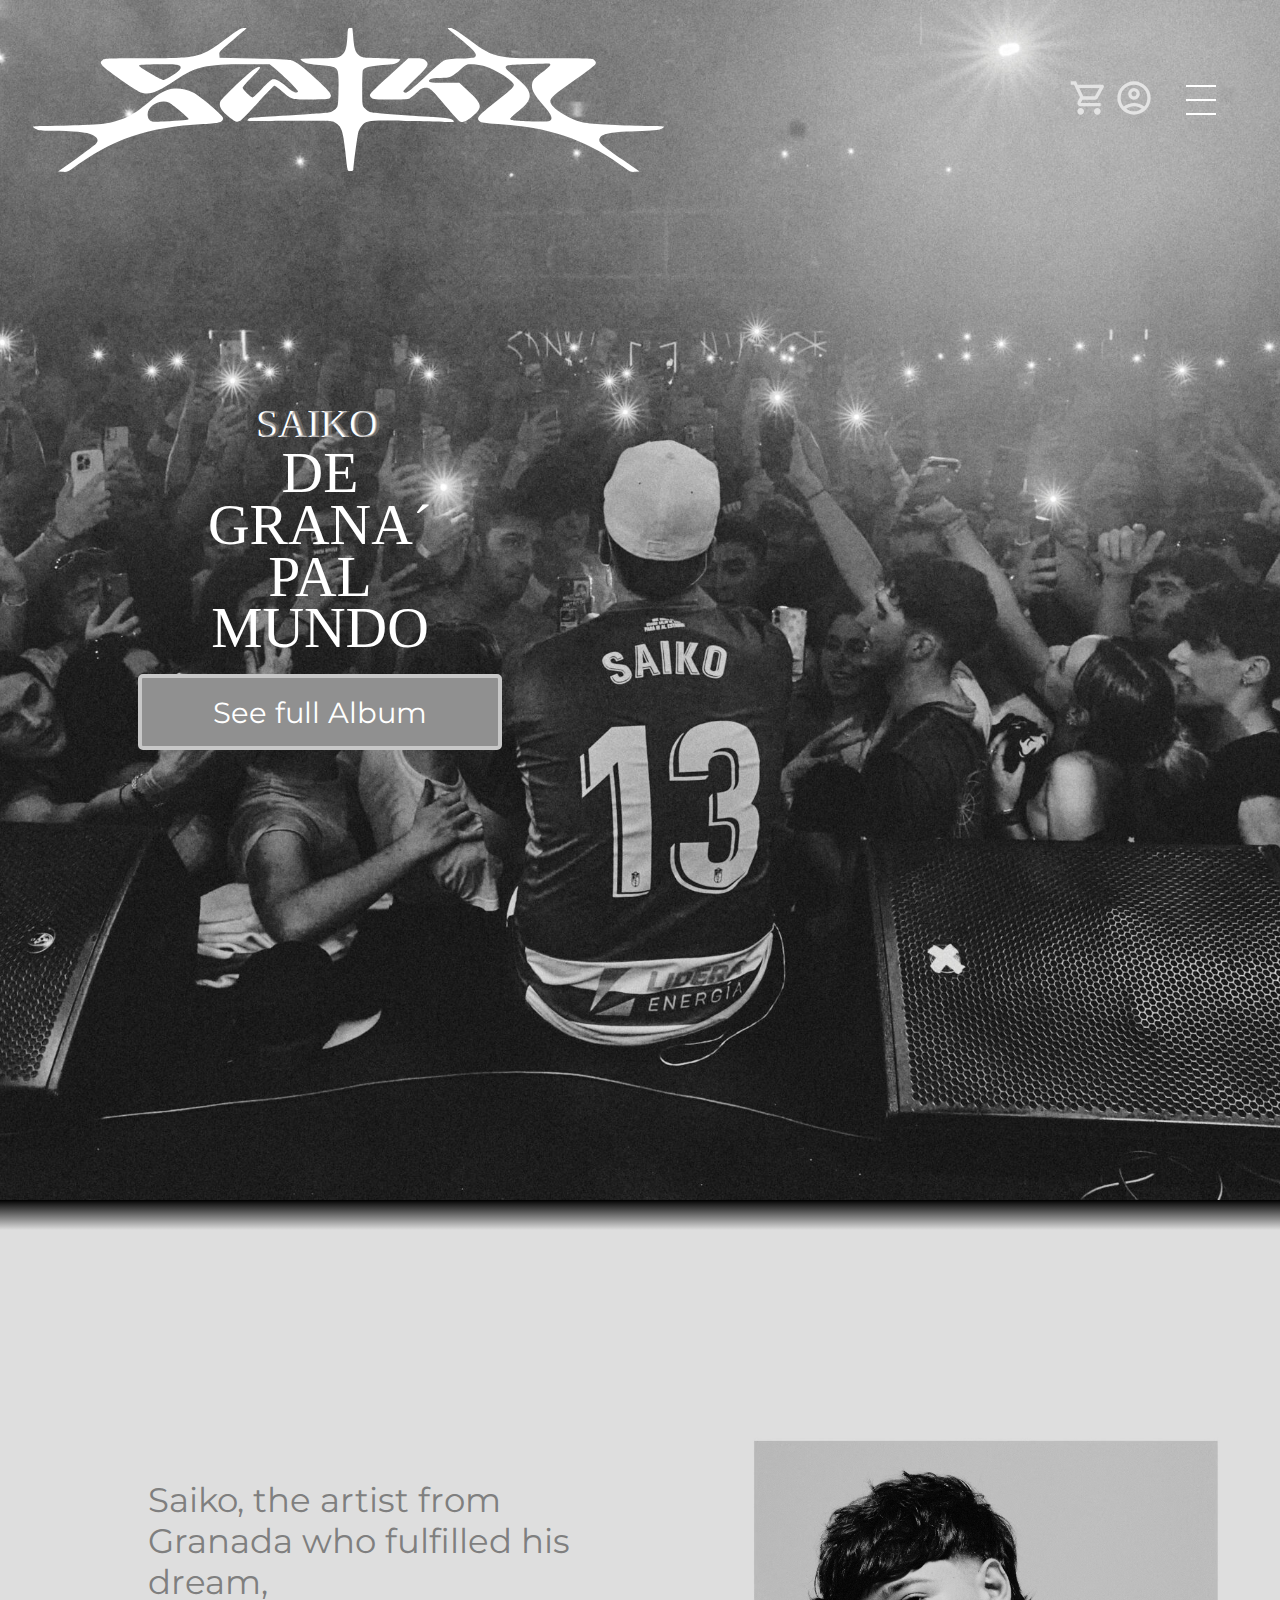
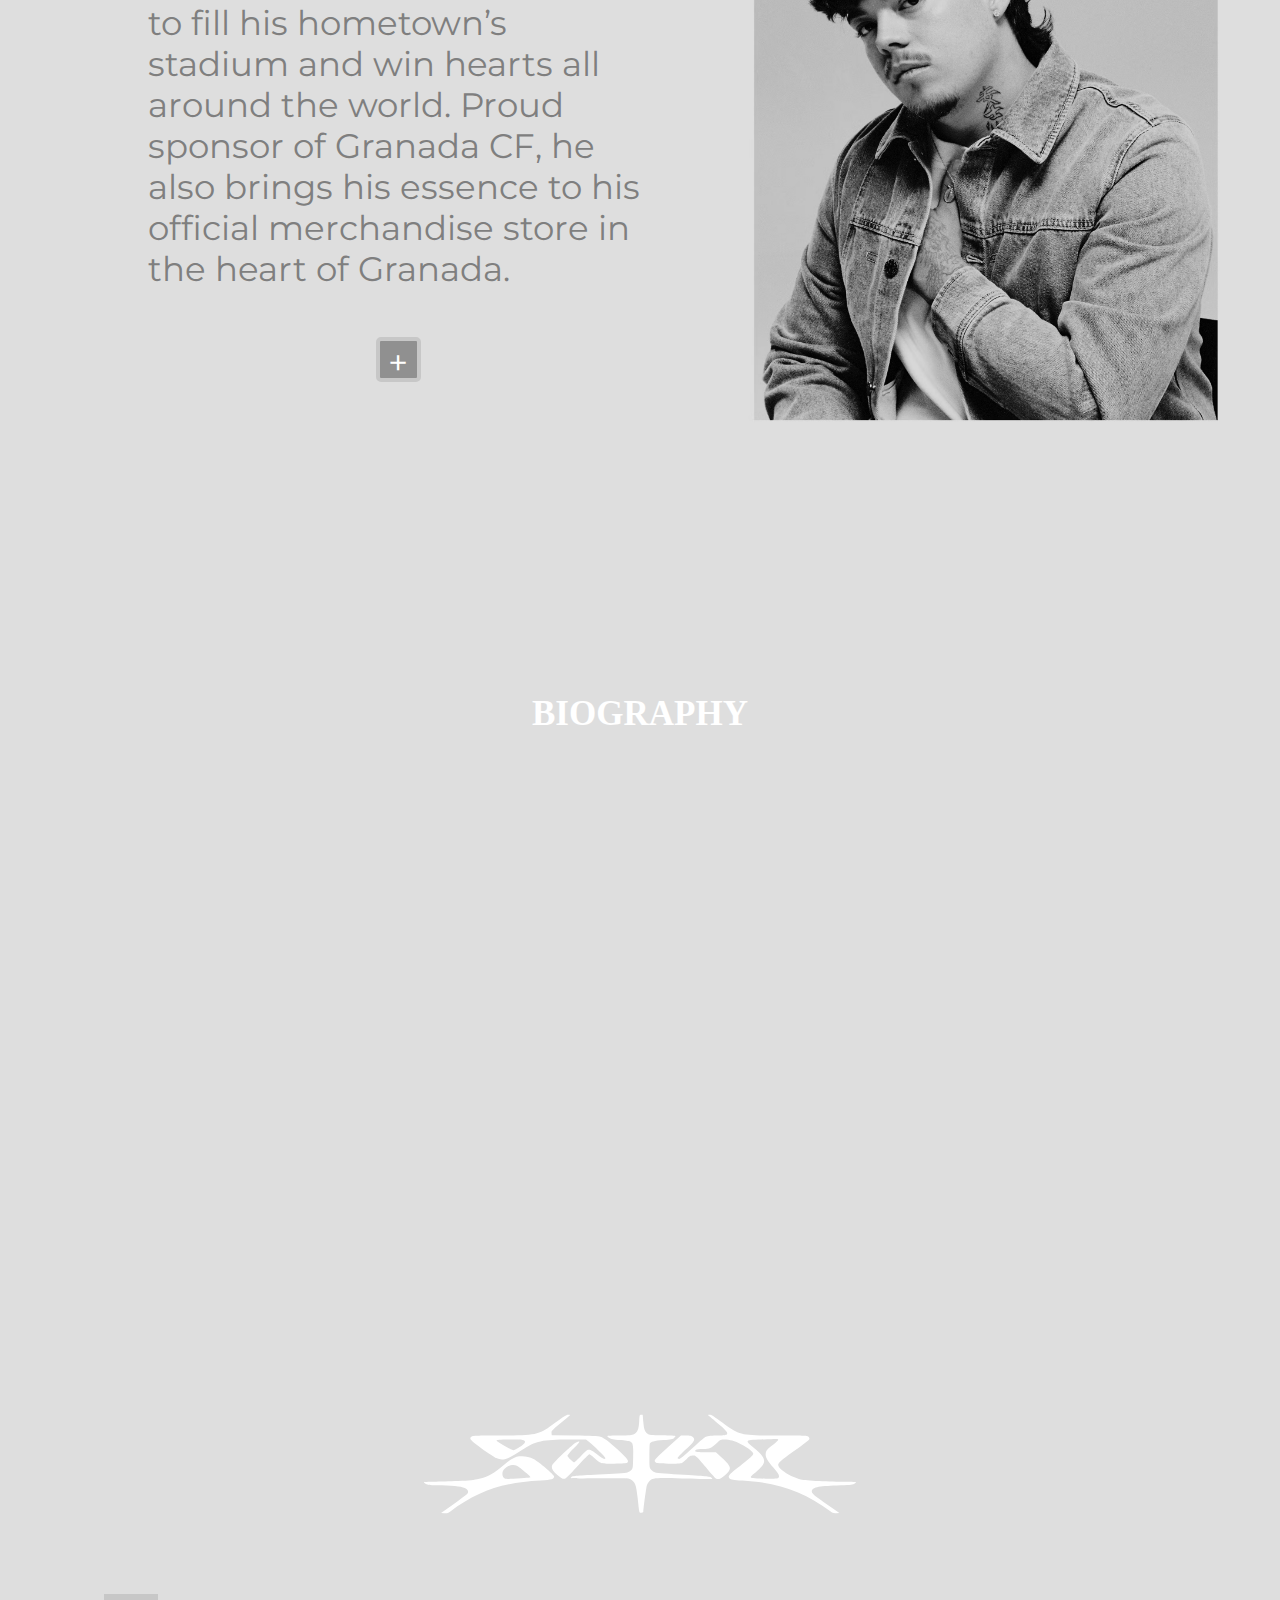
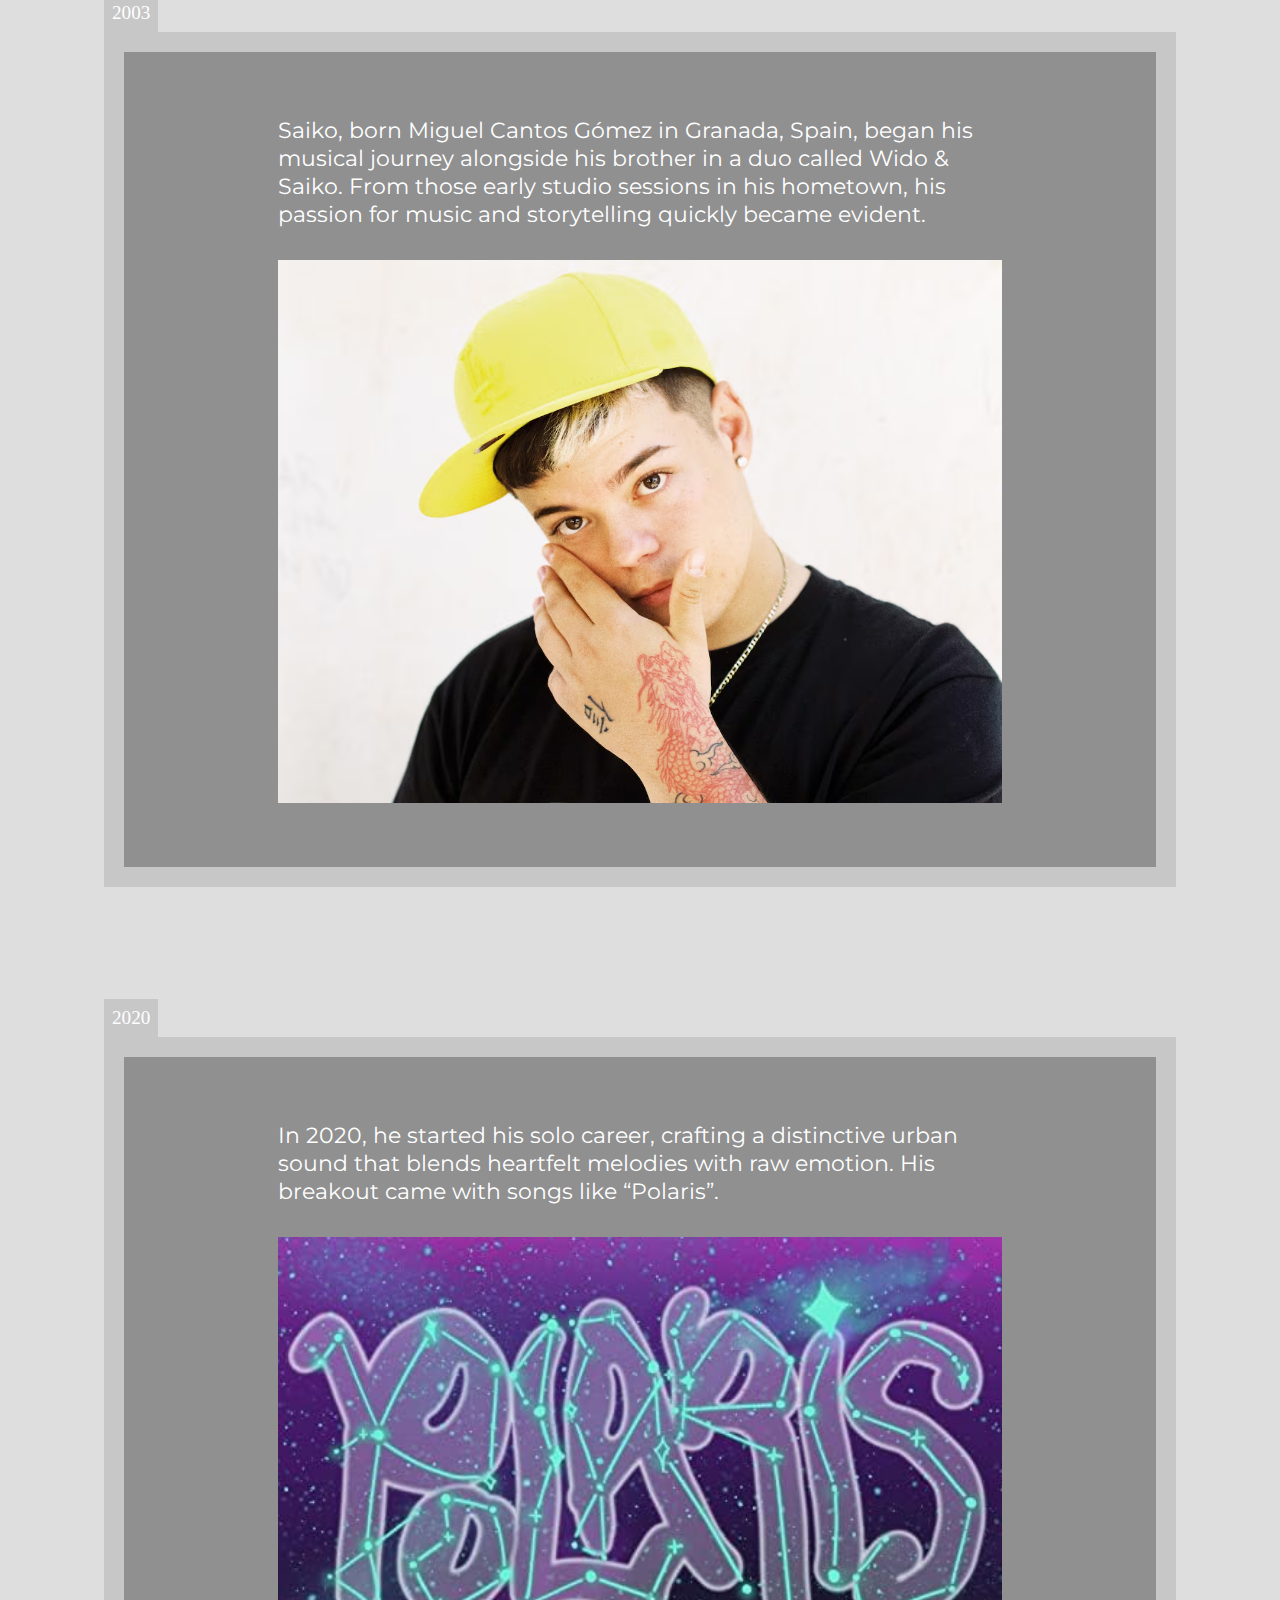
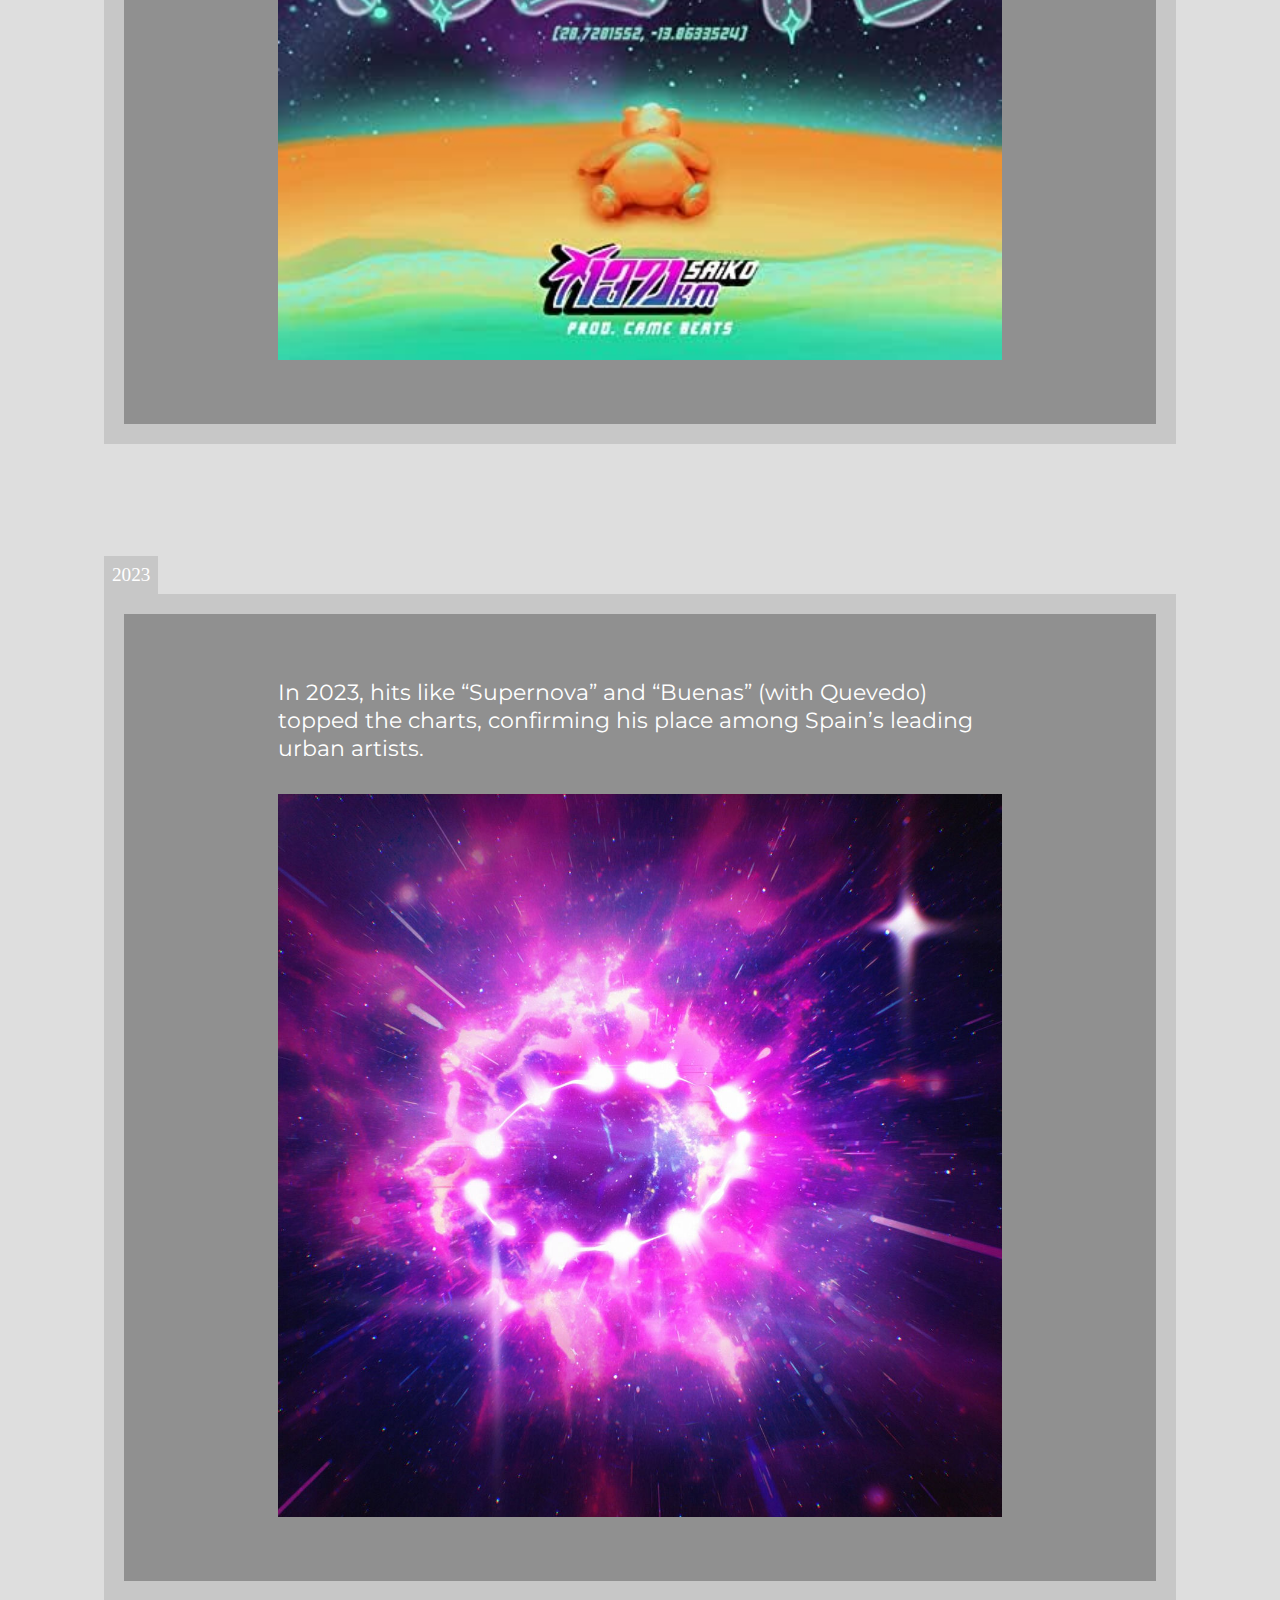
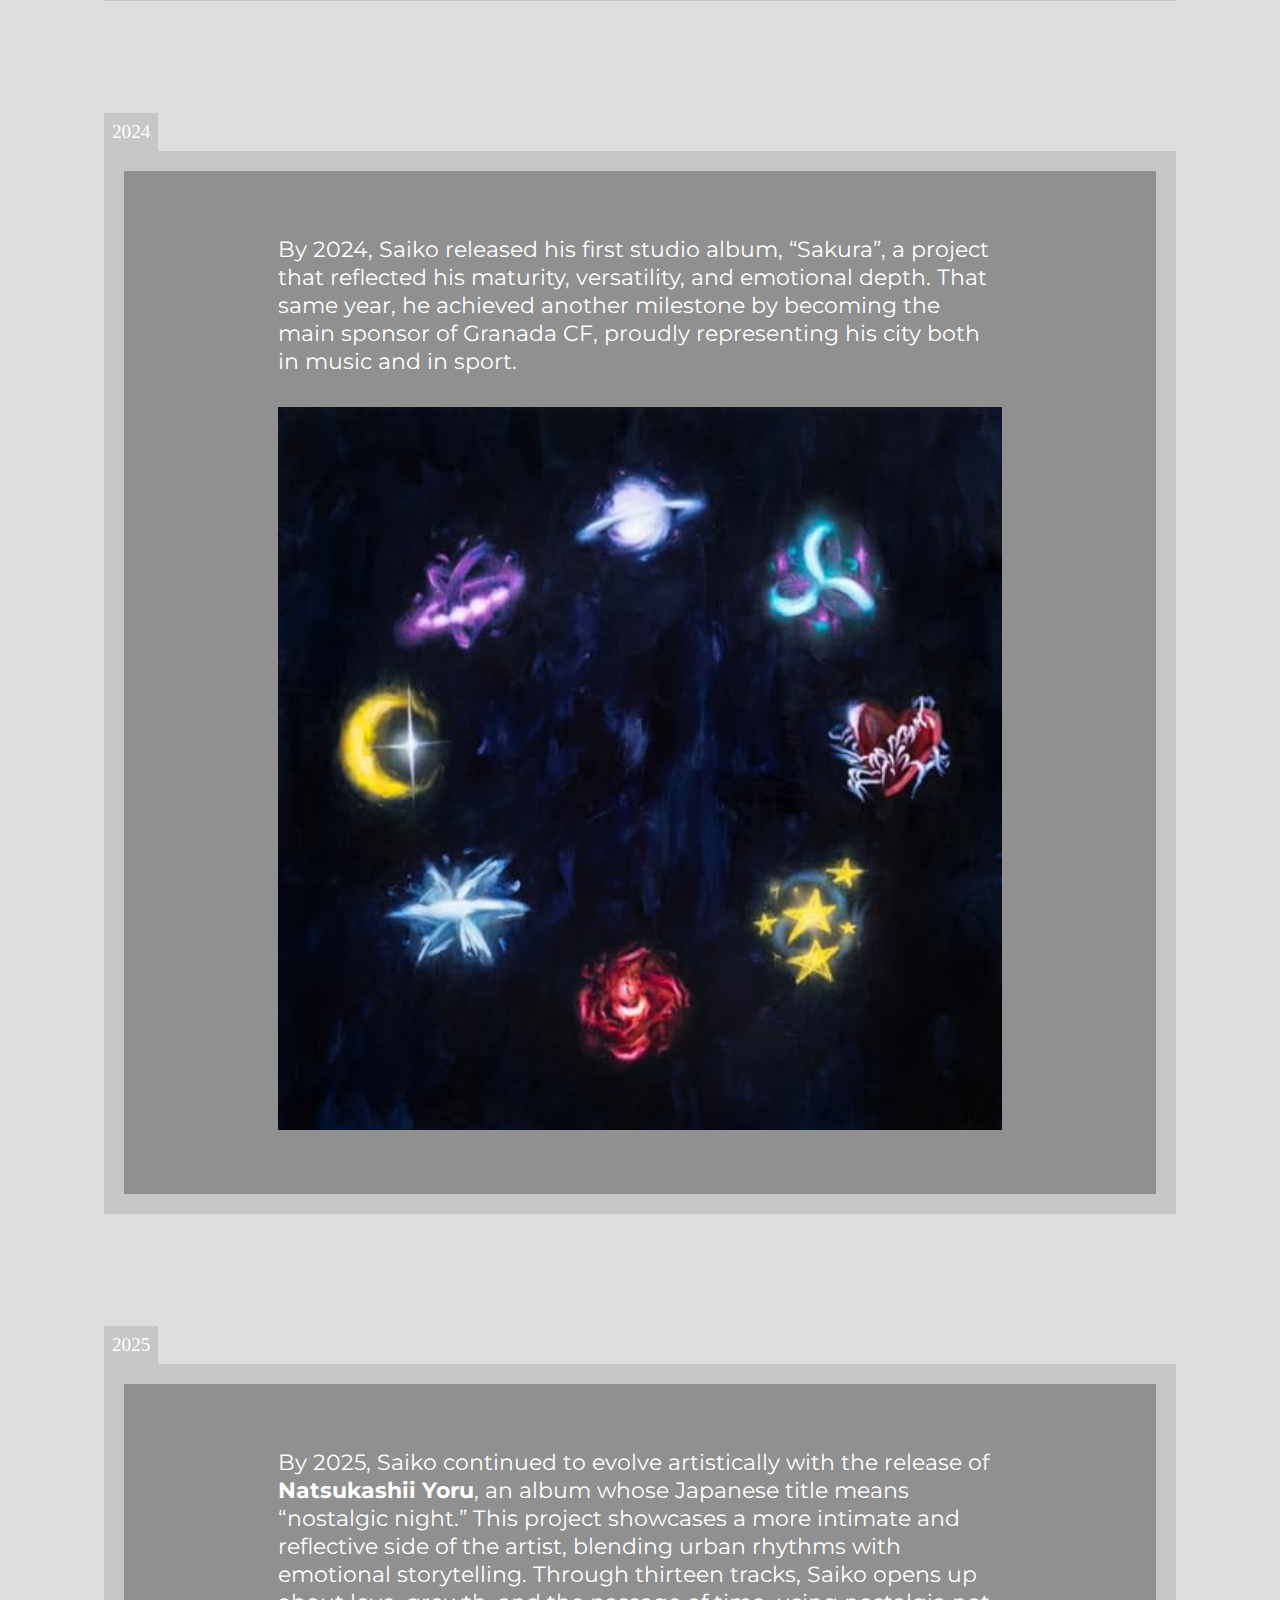
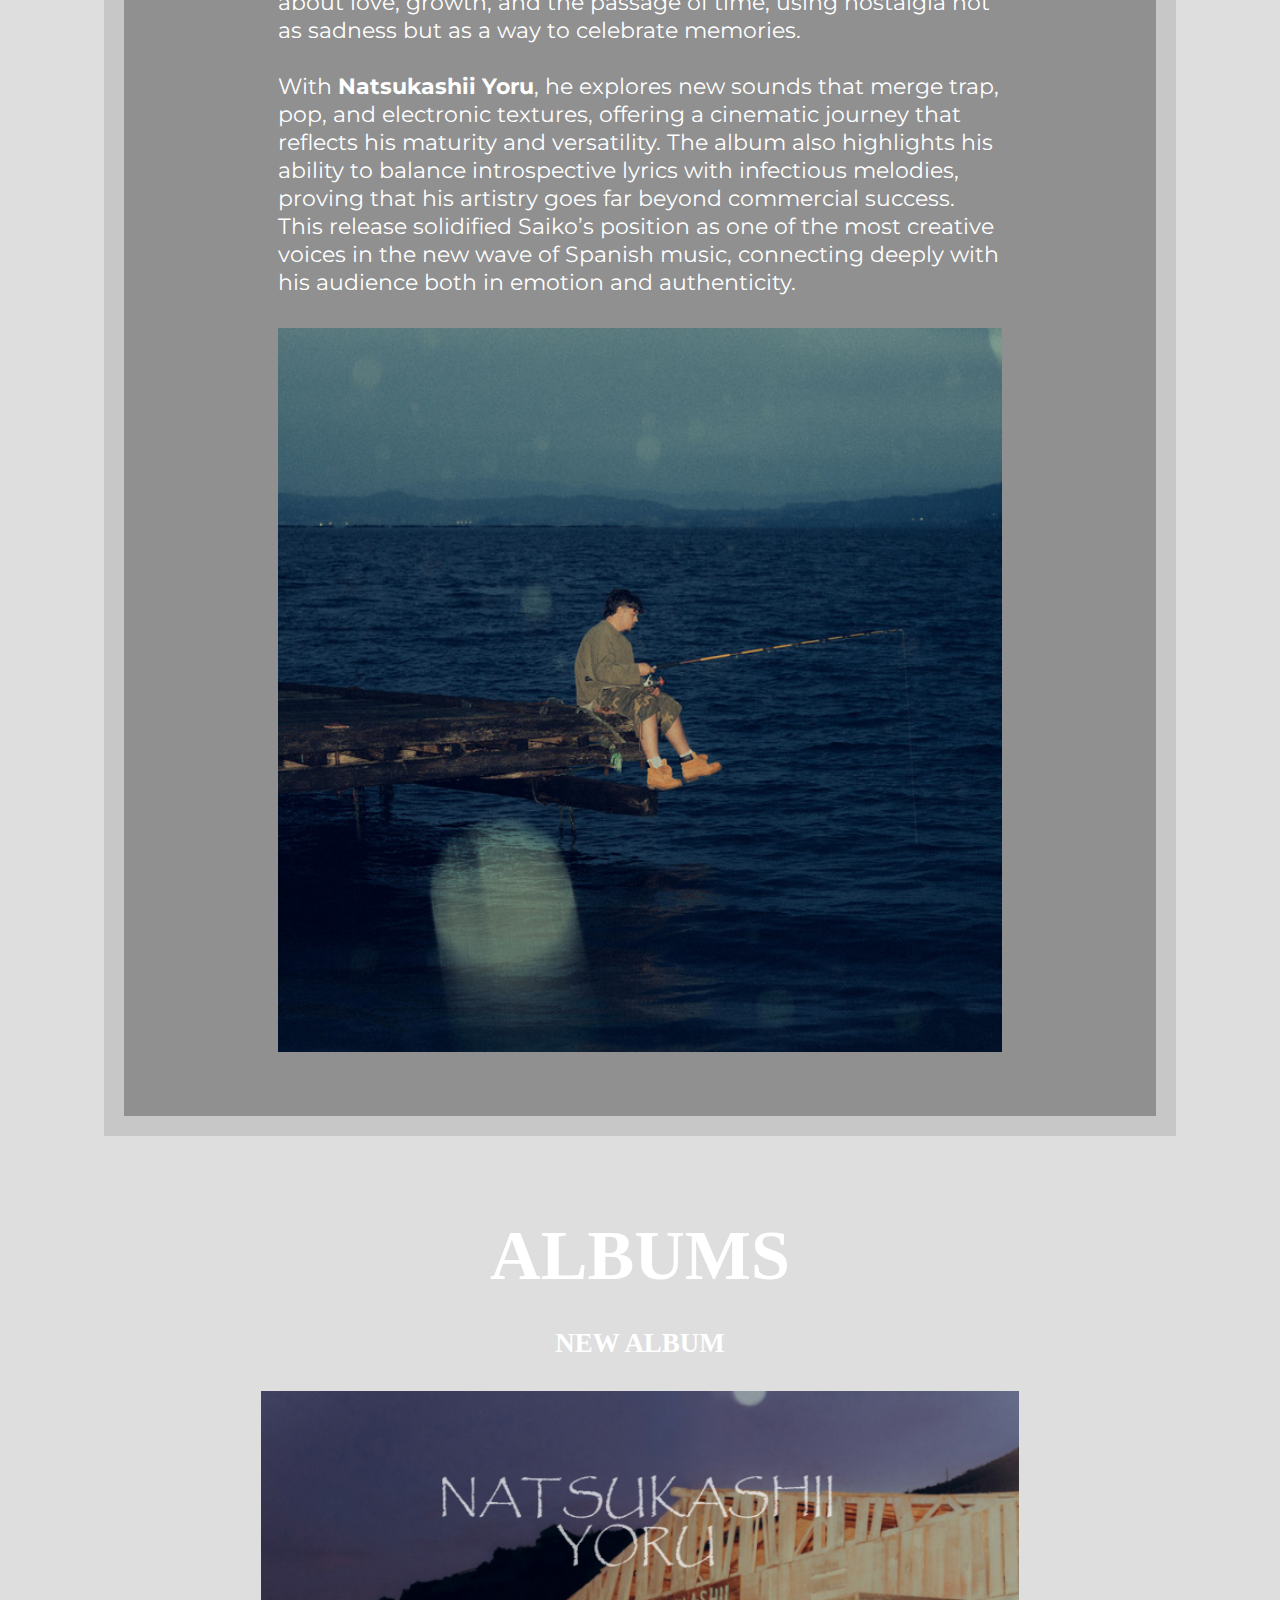
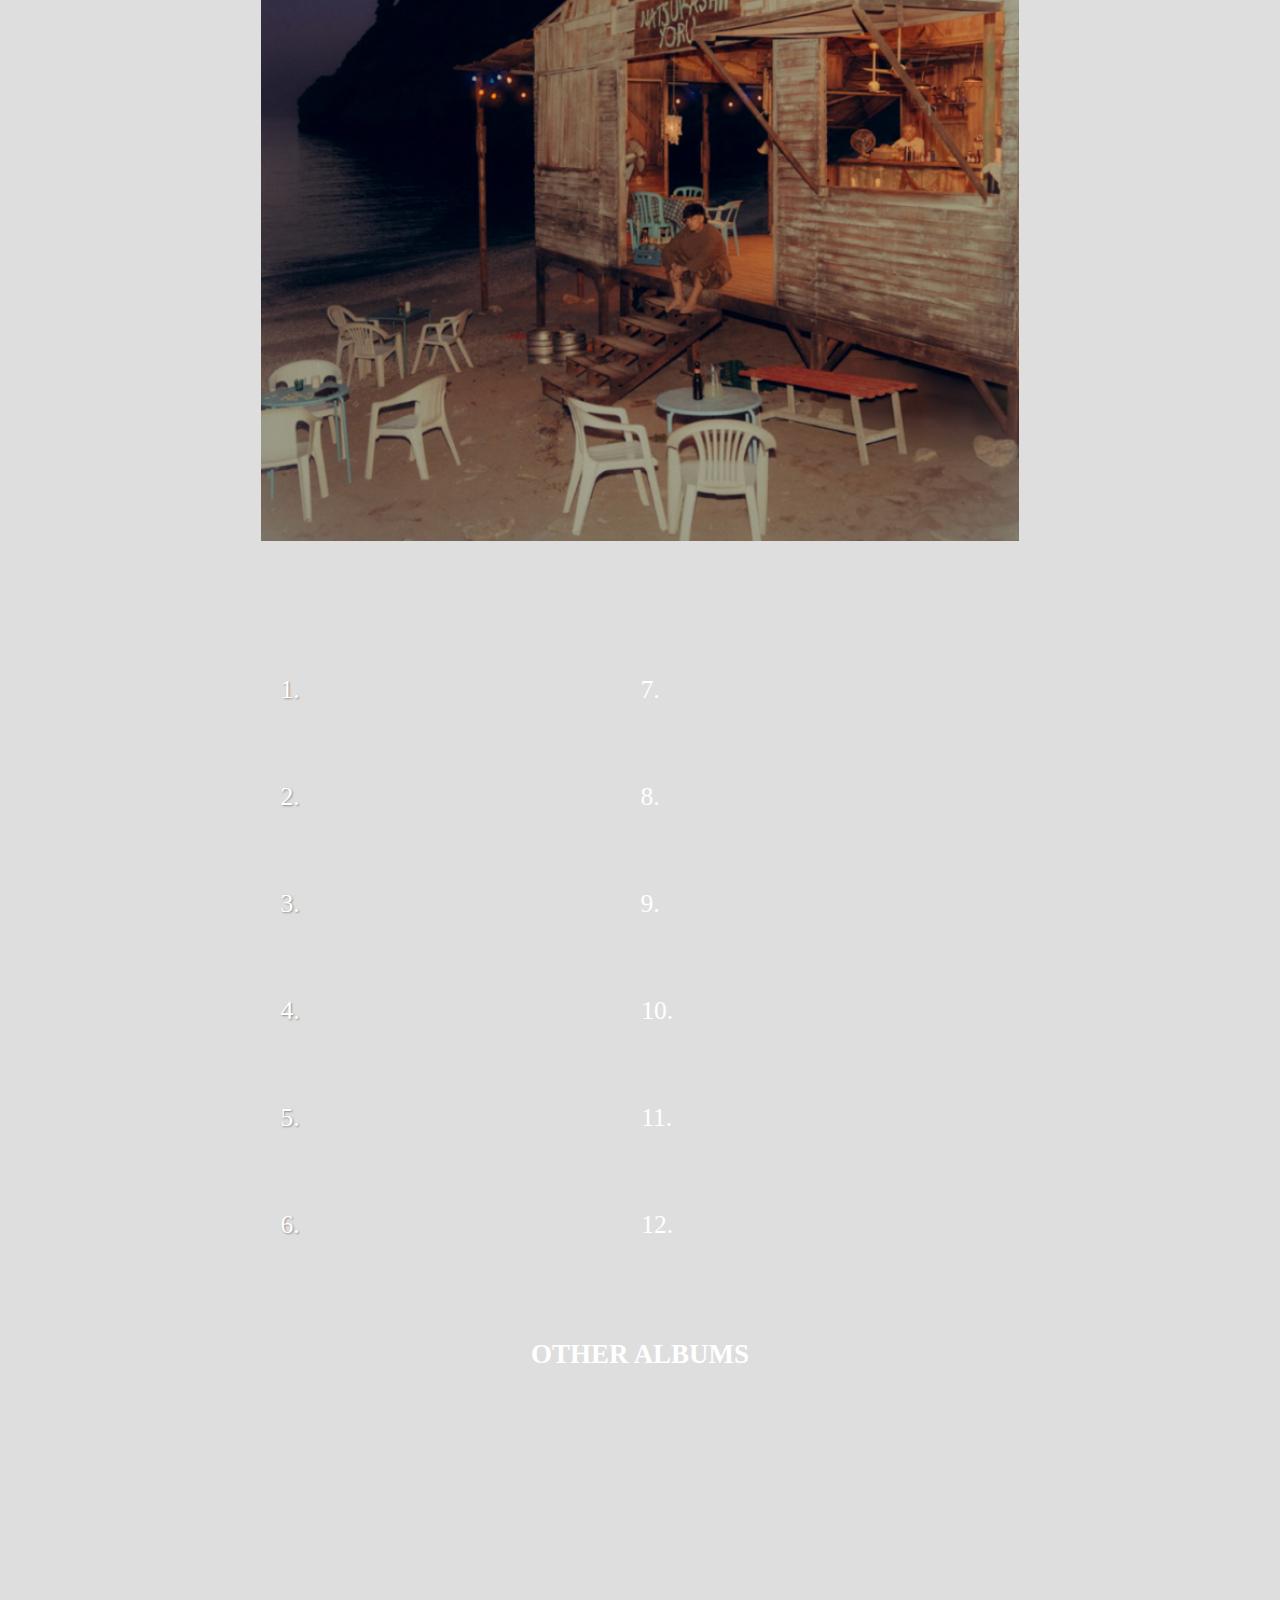
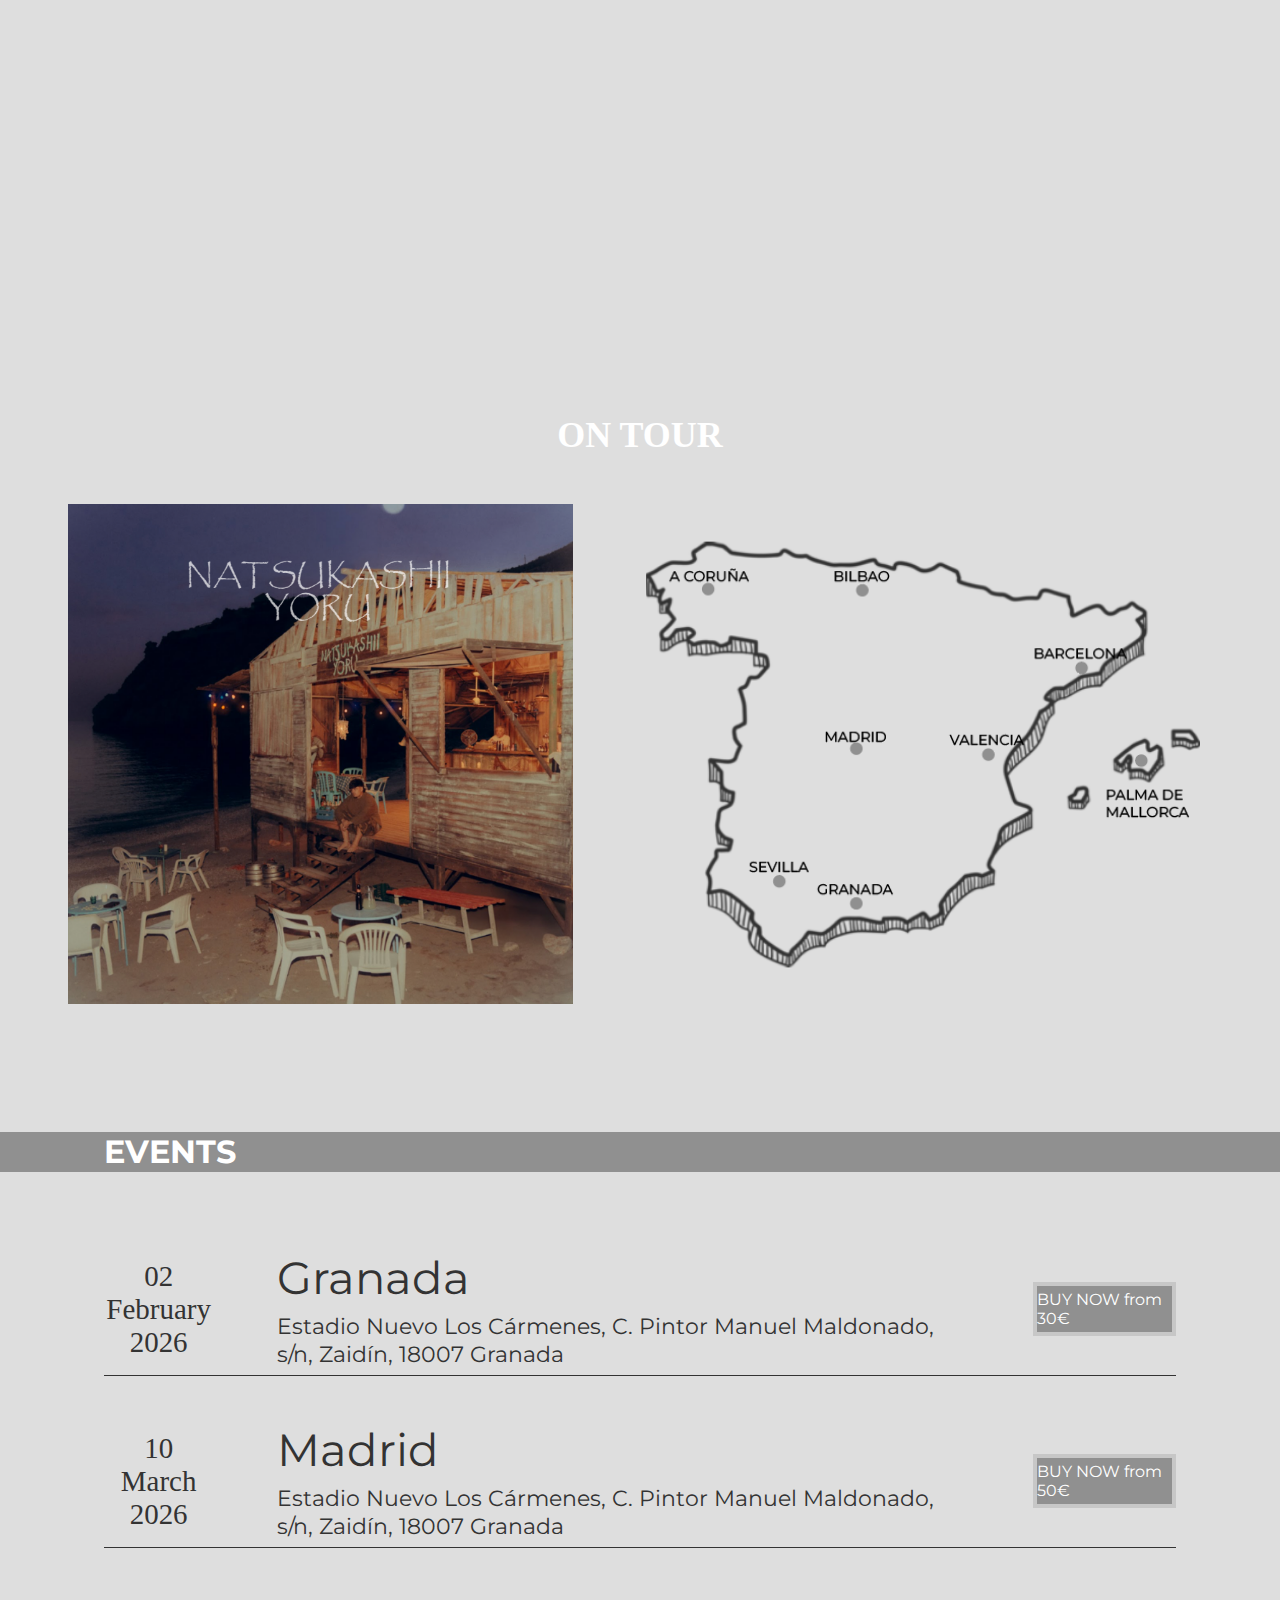
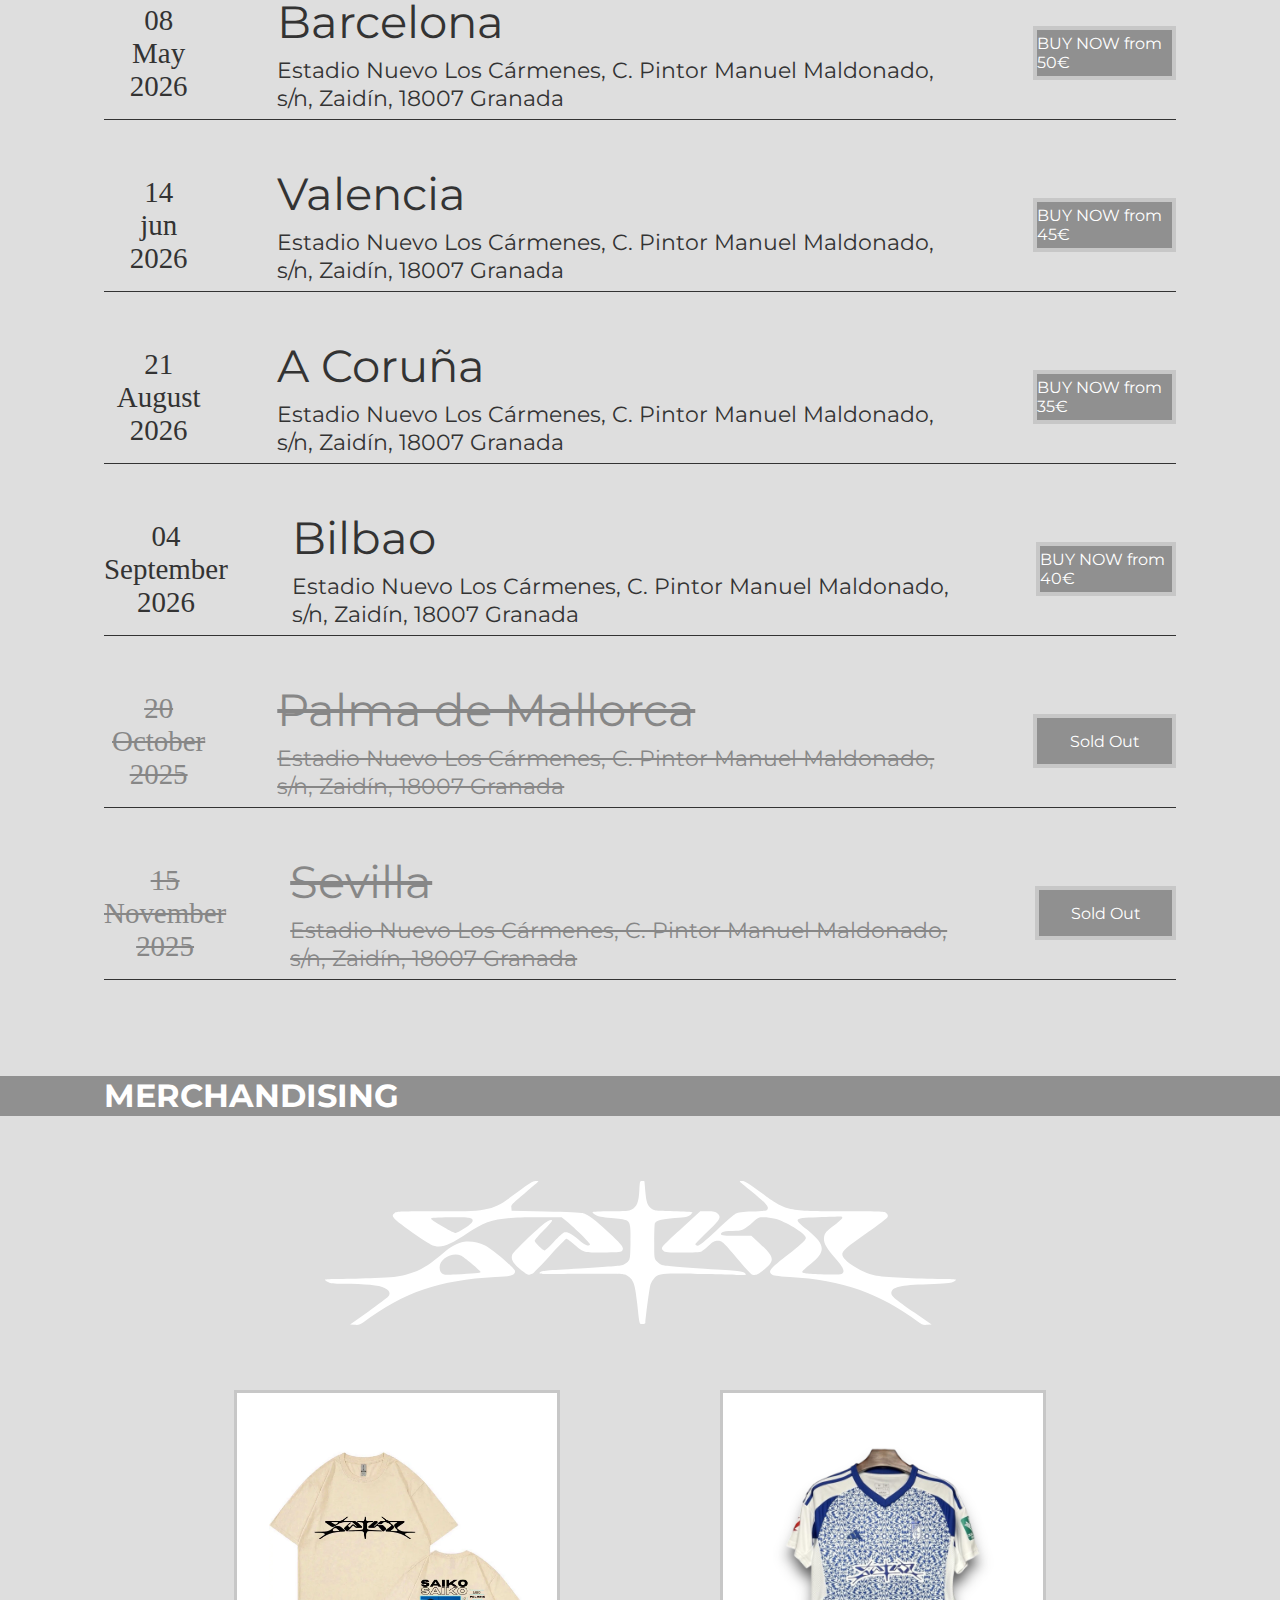
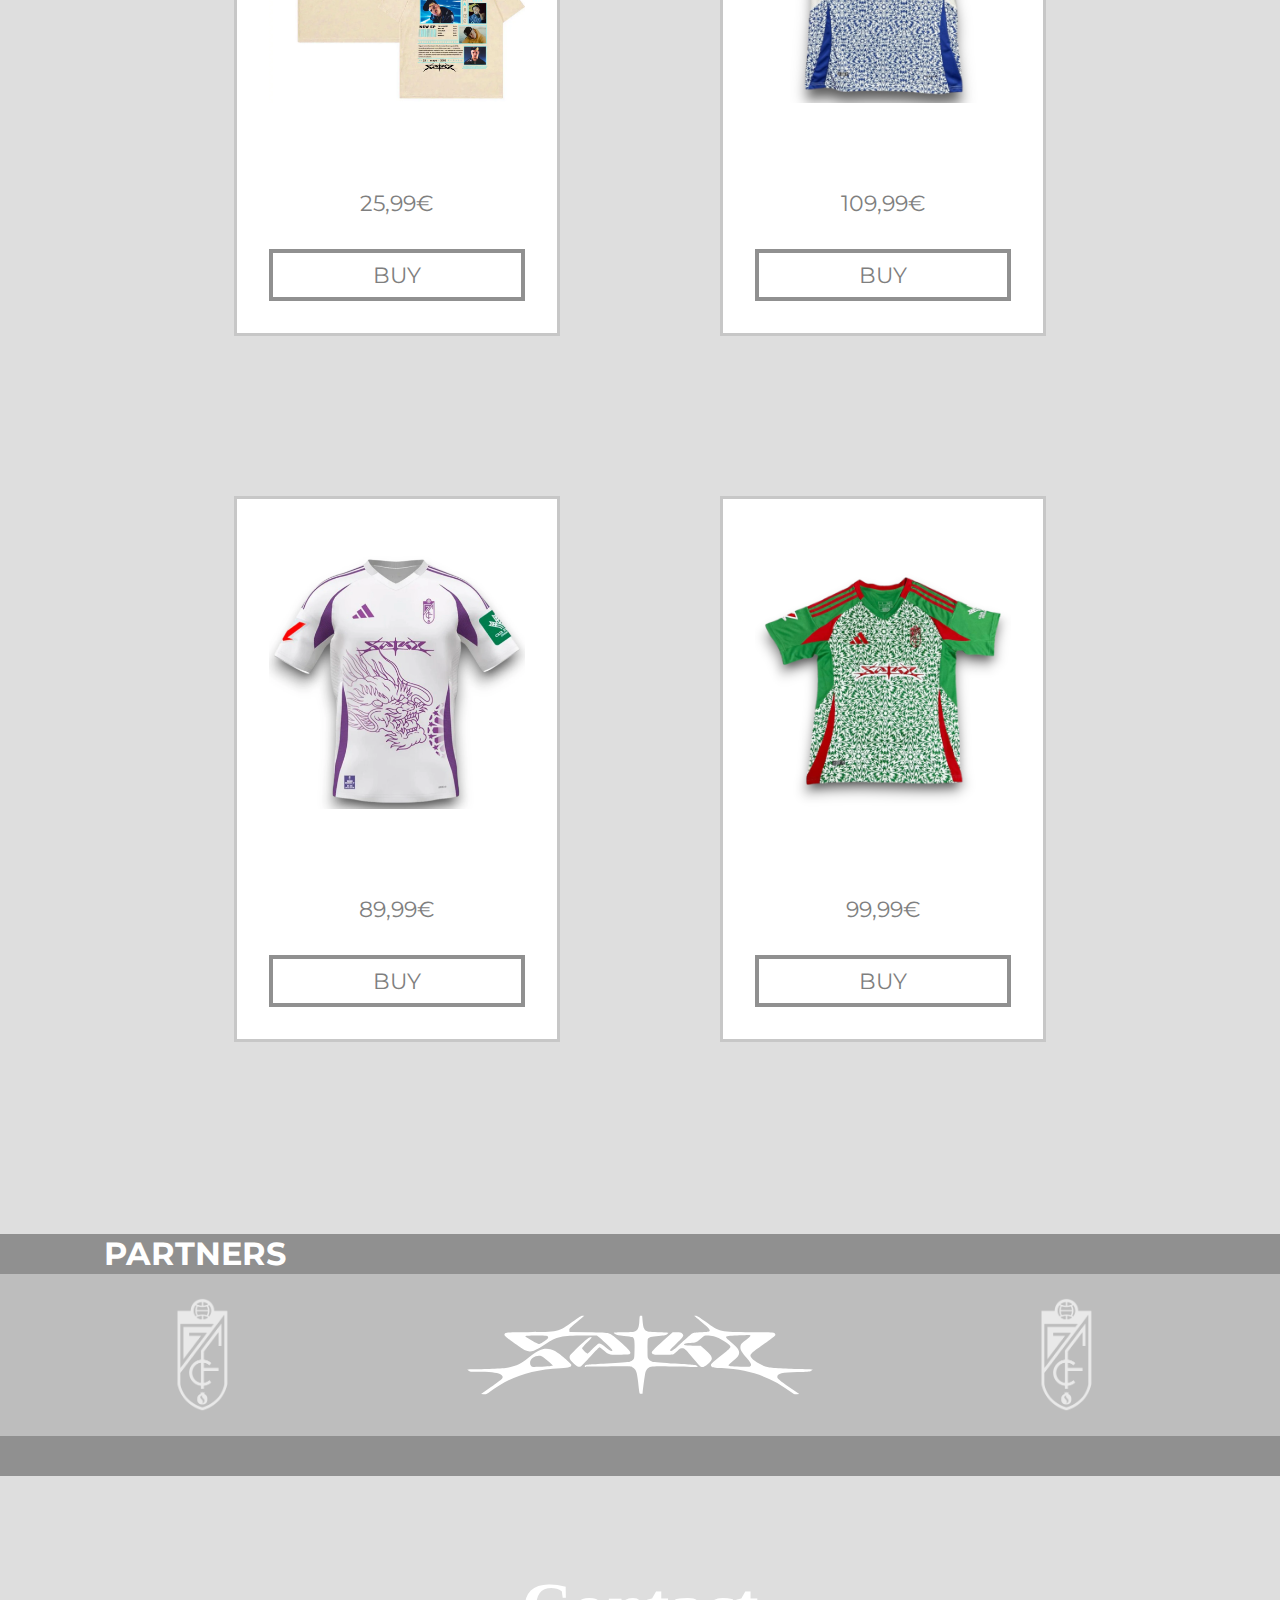
<file: index.html>
<!DOCTYPE html>
<html lang="en">

<head>
    <meta charset="UTF-8">
    <meta name="viewport" content="width=device-width, initial-scale=1.0">
    <link rel="stylesheet" href="style.css">
    <title>Saiko</title>
</head>

<body>
    <div class="wrapper">
        <div class="Hero-section" id="home">
            <header>
                <div class="branding">
                    <div class="logo"></div>
                </div>
                <nav>
                    <ul>
                        <li><a href="#home">Home</a></li>
                        <li><a href="#biography">Biography</a></li>
                        <li><a href="#album">Albums</a></li>
                        <li><a href="#onTour">On Tour</a></li>
                        <li><a href="#contact">Contact</a></li>
                        <li>
                            <a href="" class="icon-cart">
                                <img src="fotos/shopping_cart_24dp_E3E3E3_FILL0_wght400_GRAD0_opsz24.svg" alt=""> 
                            </a>
                            <a href="" class="icon-login">
                                <img src="fotos/account_circle_24dp_E3E3E3_FILL0_wght400_GRAD0_opsz24.svg" alt="">
                            </a>
                        </li>
                        <div class="burguer">
                            <span></span><span></span><span></span>
                        </div>
                    </ul>
                </nav>
            </header>
            <div class="hero">
                <div class="content">
                    <div class="product-brand"></div>
                    <p class="saiko">
                        <span class="back">SAIKO</span>
                        <span class="front">SAIKO</span>
                    </p>
                    <p class="where">De grana´ pal mundo</p>
                    <a href="#album" class="btn-primary">See full Album</a>
                    <div class="product-hero"></div>
                </div>

            </div>
        </div>
        <div class="difumin"></div>
        <div class="heroOther" >
            <div class="conText">
                <div class="textheroOther">
                    Saiko, the artist from Granada who
                    fulfilled his dream, <br>
                    to fill his hometown’s stadium and
                    win hearts all around the world.
                    Proud sponsor of Granada CF, he
                    also brings his essence to his official
                    merchandise store in the heart of
                    Granada.
                </div>
                <a href="#biography" class="btn-primary">+</a>
            </div>
            <div class="imgheroOther"></div>
        </div>
        <div class="biography" id="biography">
            <h1 class="textBI">Biography</h1>
            <div class="partVid">
                <div class="tat1"></div>
                <div class="vidyt">
                    <iframe width="1200 " height="749 "
                        src="https://www.youtube.com/embed/yuSbN227cdI?si=xqoeprigApcq6dKs" title="YouTube video player"
                        frameborder="0"
                        allow="accelerometer; autoplay; clipboard-write; encrypted-media; gyroscope; picture-in-picture; web-share"
                        referrerpolicy="strict-origin-when-cross-origin" allowfullscreen></iframe>
                </div>
                <div class="tat2"></div>
            </div>
            <section class="firsTimeline">

                <div class="logo"></div>

                <div class="timeline2">
                    <div class="year">2003</div>
                    <div class="card">
                        <p>
                             Saiko, born Miguel Cantos Gómez in Granada, Spain, began his musical journey
                            alongside his brother in a duo called Wido & Saiko. From those early studio
                            sessions in his hometown, his passion for music and storytelling quickly became evident.
                        </p>
                        <img src="fotos/SRSPKLMNHZBH3MB6L5IVWAUCFQ.avif" alt="Saiko young">

                    </div>
                </div>

                <div class="timeline2">
                    <div class="year">2020</div>
                    <div class="card">
                        <p>
                            In 2020, he started his solo career, crafting a distinctive urban sound that blends
                            heartfelt melodies with raw emotion. His breakout came with songs like “Polaris”.
                        </p>
                        <img src="fotos/polaris.jpg" alt="Polaris cover">

                    </div>
                </div>

                <div class="timeline2">
                    <div class="year">2023</div>
                    <div class="card">
                        <p>
                            In 2023, hits like “Supernova” and “Buenas” (with Quevedo) topped the
                            charts, confirming his place among Spain’s leading urban artists.
                        </p>
                        <img src="fotos/supernova.jpg" alt="Supernova cover">

                    </div>
                </div>
                
                <div class="timeline2">
                    <div class="year">2024</div>
                    <div class="card">
                        <p>
                            By 2024, Saiko released his first studio album, “Sakura”, a project that
                            reflected his maturity, versatility, and emotional depth. That same year, he
                            achieved another milestone by becoming the main sponsor of
                            Granada CF, proudly representing his city both in music and in sport.
                        </p>
                        <img src="fotos/lunasaiko_.jpg" alt="Sakura album">

                    </div>
                </div>

                <div class="timeline2">
                    <div class="year">2025</div>
                    <div class="card">
                        <p>
                            By 2025, Saiko continued to evolve artistically with the release of <b>Natsukashii
                            Yoru</b>, an album whose Japanese title means “nostalgic night.” This project
                            showcases a more intimate and reflective side of the artist, blending urban
                            rhythms with emotional storytelling. Through thirteen tracks, Saiko opens up
                            about love, growth, and the passage of time, using nostalgia not as sadness but
                            as a way to celebrate memories. <br><br>
                            With <b>Natsukashii Yoru</b>, he explores new sounds that merge trap, pop, and
                            electronic textures, offering a cinematic journey that reflects his maturity and
                            versatility. The album also highlights his ability to balance introspective lyrics with
                            infectious melodies, proving that his artistry goes far beyond commercial success.
                            This release solidified Saiko’s position as one of the most creative voices in the
                            new wave of Spanish music, connecting deeply with his audience both in
                                emotion and authenticity.
                        </p>
                        <img src="fotos/ab67616d0000b273a9c6cb6a4e15f76db618d8a5.jfif" alt="Natsukashii Yoru cover">

                    </div>
                </div>

            </section>
            <section class="timeline">

                <ul>
                    <li class="cabeza">
                        
                    </li>
                    <!-- 2003 -->
                    <li class="timeline-item">
                        <div class="timeline-year">2003</div>
                        <div class="timeline-card" id="card2003">
                            <p>
                                Saiko, born Miguel Cantos Gómez in Granada, Spain, began his musical journey
                                alongside his brother in a duo called Wido & Saiko. From those early studio
                                sessions in his hometown, his passion for music and storytelling quickly became evident.
                            </p>
                            <img src="fotos/SRSPKLMNHZBH3MB6L5IVWAUCFQ.avif" alt="Saiko young">
                        </div>
                    </li>

                    <!-- 2020 -->
                    <li class="timeline-item">
                        <div class="timeline-year">2020</div>
                        <div class="timeline-card" id="card2020">
                            <p>
                                In 2020, he started his solo career, crafting a distinctive urban sound that blends
                                heartfelt melodies with raw emotion. His breakout came with songs like “Polaris”.
                            </p>
                            <img src="fotos/polaris.jpg" alt="Polaris cover">
                        </div>
                    </li>

                    <!-- 2023 -->
                    <li class="timeline-item">
                        <div class="timeline-year">2023</div>
                        <div class="timeline-card" id="card2023">
                            <p>
                                In 2023, hits like “Supernova” and “Buenas” (with Quevedo) topped the
                                charts, confirming his place among Spain’s leading urban artists.
                            </p>
                            <img src="fotos/supernova.jpg" alt="Supernova cover">
                        </div>
                    </li>

                    <!-- 2024 -->
                    <li class="timeline-item">
                        <div class="timeline-year">2024</div>
                        <div class="timeline-card" id="card2024">
                            <p>
                                By 2024, Saiko released his first studio album, “Sakura”, a project that
                                reflected his maturity, versatility, and emotional depth. That same year, he
                                achieved another milestone by becoming the main sponsor of
                                Granada CF, proudly representing his city both in music and in sport.
                            </p>
                            <img src="fotos/lunasaiko_.jpg" alt="Sakura album">
                        </div>
                    </li>

                    <!-- 2025 -->
                    <li class="timeline-item">
                        <div class="timeline-year">2025</div>
                        <div class="timeline-card" id="card2025">
                            <p>
                                By 2025, Saiko continued to evolve artistically with the release of <b>Natsukashii
                                Yoru</b>, an album whose Japanese title means “nostalgic night.” This project
                                showcases a more intimate and reflective side of the artist, blending urban
                                rhythms with emotional storytelling. Through thirteen tracks, Saiko opens up
                                about love, growth, and the passage of time, using nostalgia not as sadness but
                                as a way to celebrate memories.<br><br>
                                With <b>Natsukashii Yoru</b>, he explores new sounds that merge trap, pop, and
                                electronic textures, offering a cinematic journey that reflects his maturity and
                                versatility. The album also highlights his ability to balance introspective lyrics with
                                infectious melodies, proving that his artistry goes far beyond commercial success.
                                This release solidified Saiko’s position as one of the most creative voices in the
                                new wave of Spanish music, connecting deeply with his audience both in
                                emotion and authenticity.
                            </p>
                            <img src="fotos/ab67616d0000b273a9c6cb6a4e15f76db618d8a5.jfif" alt="Natsukashii Yoru cover">
                        </div>
                    </li>
                </ul>
            </section>
        </div>
            <section class="album" id="album">
                <div class="album-header">
                    <h1>Albums</h1>
                </div>
                <div class="album-subheader">
                    <h2>New Album</h2>
                    <h2>Songs</h2>
                </div>
                <div class="content-album">
                    <div class="img-album"></div>
                    <div class="container-songs-album">
                        <div class="cont-left">
                            <div class="cont-song">
                                <p class="numSom1">1.</p>
                                <div class="spoSong1">
                                    <iframe data-testid="embed-iframe" style="border-radius:12px"
                                        src="https://open.spotify.com/embed/track/4qcVwwHaYKSK1feOaSlWmB?utm_source=generator&theme=0"
                                        width="100%" height="100" frameBorder="0" allowfullscreen=""
                                        allow="autoplay; clipboard-write; encrypted-media; fullscreen; picture-in-picture"
                                        loading="lazy"></iframe>
                                </div>
                            </div>
                            <div class="cont-song">
                                <p class="numSom2">2.</p>
                                <div class="spoSong2">
                                    <iframe data-testid="embed-iframe" style="border-radius:12px"
                                        src="https://open.spotify.com/embed/track/7d1GCQfCieNbEnIQ2OlPRK?utm_source=generator&theme=0"
                                        width="100%" height="100" frameBorder="0" allowfullscreen=""
                                        allow="autoplay; clipboard-write; encrypted-media; fullscreen; picture-in-picture"
                                        loading="lazy"></iframe>
                                </div>
                            </div>
                            <div class="cont-song">
                                <p class="numSom3">3.</p>
                                <div class="spoSong3">
                                    <iframe data-testid="embed-iframe" style="border-radius:12px"
                                        src="https://open.spotify.com/embed/track/2iNlnNgHv1uShcyWYPablM?utm_source=generator&theme=0"
                                        width="100%" height="100" frameBorder="0" allowfullscreen=""
                                        allow="autoplay; clipboard-write; encrypted-media; fullscreen; picture-in-picture"
                                        loading="lazy"></iframe>
                                </div>
                            </div>
                            <div class="cont-song">
                                <p class="numSom4">4.</p>
                                <div class="spoSong4">
                                    <iframe data-testid="embed-iframe" style="border-radius:12px"
                                        src="https://open.spotify.com/embed/track/1cQx85WypWumn7ZQjUxWQi?utm_source=generator&theme=0"
                                        width="100%" height="100" frameBorder="0" allowfullscreen=""
                                        allow="autoplay; clipboard-write; encrypted-media; fullscreen; picture-in-picture"
                                        loading="lazy"></iframe>
                                </div>
                            </div>
                            <div class="cont-song">
                                <p class="numSom5">5.</p>
                                <div class="spoSong5">
                                    <iframe data-testid="embed-iframe" style="border-radius:12px"
                                        src="https://open.spotify.com/embed/track/3IbBWo7325feNf0Y0RX1zG?utm_source=generator&theme=0"
                                        width="100%" height="100" frameBorder="0" allowfullscreen=""
                                        allow="autoplay; clipboard-write; encrypted-media; fullscreen; picture-in-picture"
                                        loading="lazy"></iframe>
                                </div>
                            </div>
                            <div class="cont-song">
                                <p class="numSom6">6.</p>
                                <div class="spoSong6">
                                    <iframe data-testid="embed-iframe" style="border-radius:12px"
                                        src="https://open.spotify.com/embed/track/4XGQPHmbDyJV5vQccXjXEA?utm_source=generator&theme=0"
                                        width="100%" height="100" frameBorder="0" allowfullscreen=""
                                        allow="autoplay; clipboard-write; encrypted-media; fullscreen; picture-in-picture"
                                        loading="lazy"></iframe>
                                </div>
                            </div>
                        </div>
                        <div class="cont-right">
                            <div class="cont-song">
                                <p class="numSom7">7.</p>
                                <div class="spoSong7">
                                    <iframe data-testid="embed-iframe" style="border-radius:12px"
                                        src="https://open.spotify.com/embed/track/5L6LbVaYxDnQl4xECmvxaL?utm_source=generator&theme=0"
                                        width="100%" height="100" frameBorder="0" allowfullscreen=""
                                        allow="autoplay; clipboard-write; encrypted-media; fullscreen; picture-in-picture"
                                        loading="lazy"></iframe>
                                </div>
                            </div>
                            <div class="cont-song">
                                <p class="numSom8">8.</p>
                                <div class="spoSong8">
                                    <iframe data-testid="embed-iframe" style="border-radius:12px"
                                        src="https://open.spotify.com/embed/track/612gBB7H6ArZHa9V0J9dna?utm_source=generator&theme=0"
                                        width="100%" height="100" frameBorder="0" allowfullscreen=""
                                        allow="autoplay; clipboard-write; encrypted-media; fullscreen; picture-in-picture"
                                        loading="lazy"></iframe>
                                </div>
                            </div>
                            <div class="cont-song">
                                <p class="numSom9">9.</p>
                                <div class="spoSong9">
                                    <iframe data-testid="embed-iframe" style="border-radius:12px"
                                        src="https://open.spotify.com/embed/track/2XTz5ENrSGOAgVLEl1cJWk?utm_source=generator&theme=0"
                                        width="100%" height="100" frameBorder="0" allowfullscreen=""
                                        allow="autoplay; clipboard-write; encrypted-media; fullscreen; picture-in-picture"
                                        loading="lazy"></iframe>
                                </div>
                            </div>
                            <div class="num2cif">
                                <div class="cont-song">
                                    <p class="numSom10">10.</p>
                                    <div class="spoSong10">
                                        <iframe data-testid="embed-iframe" style="border-radius:12px"
                                            src="https://open.spotify.com/embed/track/2CkCVfu5PvE9lpNKFwhvDy?utm_source=generator&theme=0"
                                            width="100%" height="100" frameBorder="0" allowfullscreen=""
                                            allow="autoplay; clipboard-write; encrypted-media; fullscreen; picture-in-picture"
                                            loading="lazy"></iframe>
                                    </div>
                                </div>
                                <div class="cont-song">
                                    <p class="numSom11">11.</p>
                                    <div class="spoSong11">
                                        <iframe data-testid="embed-iframe" style="border-radius:12px"
                                            src="https://open.spotify.com/embed/track/3SOtzxonH0yB7pTJmpMhGg?utm_source=generator&theme=0"
                                            width="100%" height="100" frameBorder="0" allowfullscreen=""
                                            allow="autoplay; clipboard-write; encrypted-media; fullscreen; picture-in-picture"
                                            loading="lazy"></iframe>
                                    </div>
                                </div>
                                <div class="cont-song">
                                    <p class="numSom12">12.</p>
                                    <div class="spoSong12">
                                        <iframe data-testid="embed-iframe" style="border-radius:12px"
                                            src="https://open.spotify.com/embed/track/4hG1BxKOAWh8MwFCpTI29i?utm_source=generator&theme=0"
                                            width="100%" height="100" frameBorder="0" allowfullscreen=""
                                            allow="autoplay; clipboard-write; encrypted-media; fullscreen; picture-in-picture"
                                            loading="lazy"></iframe>
                                    </div>
                                </div>

                            </div>
                        </div>
                    </div>

                </div>
                <div class="other-album">
                    <div class="other-album-text">
                        <h2>Other Albums</h2>
                    </div>
                    <div class="content-other-album">
                        <div class="oa-left">
                            <iframe data-testid="embed-iframe" style="border-radius:12px"
                                src="https://open.spotify.com/embed/album/5z4aZJ5U7LqwRc2tXk98cc?utm_source=generator&theme=0"
                                width="100%" height="500" frameBorder="0" allowfullscreen=""
                                allow="autoplay; clipboard-write; encrypted-media; fullscreen; picture-in-picture"
                                loading="lazy"></iframe>

                        </div>
                        <div class="oa-right">
                            <iframe data-testid="embed-iframe" style="border-radius:12px"
                                src="https://open.spotify.com/embed/album/4c9baK6KJXLlly01POapWY?utm_source=generator&theme=0"
                                width="100%" height="500" frameBorder="0" allowfullscreen=""
                                allow="autoplay; clipboard-write; encrypted-media; fullscreen; picture-in-picture"
                                loading="lazy"></iframe>
                        </div>

                    </div>
                </div>
            </section>
            <section class="onTour" id="onTour">
                <div class="onTourheader">
                    <h1>On Tour</h1>
                </div>
                <div class="contentonTour">
                    <div class="onTourimg"></div>
                    <div class="onTourmap"></div>
                </div>
            </section>

            <section class="events">
                <div class="eventheader">
                    <h1> Events </h1>
                </div>
                <div class="eventcontent">
                    <div class="eventsDay">
                        <div class="day">  
                            <p>02</p>
                            <p>February</p>
                            <p>2026</p>
                        </div>
                        <div class="textdy">
                            <h3>Granada</h3>
                            <p>Estadio Nuevo Los Cármenes, C. Pintor Manuel Maldonado, s/n, Zaidín, 18007 Granada</p>
                        </div>
                        <a href="">BUY NOW from 30€</a>

                    </div>
                    <div class="eventsDay">
                        <div class="day">
                            <p>10</p>
                            <p>March</p>
                            <p>2026</p>
                        </div>
                        <div class="textdy">
                            <h3>Madrid</h3>
                            <p>Estadio Nuevo Los Cármenes, C. Pintor Manuel Maldonado, s/n, Zaidín, 18007 Granada</p>
                        </div>
                        <a href="">BUY NOW from 50€</a>

                    </div>
                    <div class="eventsDay">
                        <div class="day">
                            <p>08</p>
                            <p>May</p>
                            <p>2026</p>
                        </div>
                        <div class="textdy">
                            <h3>Barcelona</h3>
                            <p>Estadio Nuevo Los Cármenes, C. Pintor Manuel Maldonado, s/n, Zaidín, 18007 Granada</p>
                        </div>
                        <a href="">BUY NOW from 50€</a>

                    </div>
                    <div class="eventsDay">
                        <div class="day">
                            <p>14</p>
                            <p>jun </p>
                            <p>2026</p>
                        </div>
                        <div class="textdy">
                            <h3>Valencia</h3>
                            <p>Estadio Nuevo Los Cármenes, C. Pintor Manuel Maldonado, s/n, Zaidín, 18007 Granada</p>
                        </div>
                        <a href="">BUY NOW from 45€</a>

                    </div>
                    <div class="eventsDay">
                        <div class="day">  
                            <p>21</p>
                            <p>August</p>
                            <p>2026</p>
                        </div>
                        <div class="textdy">
                            <h3>A Coruña</h3>
                            <p>Estadio Nuevo Los Cármenes, C. Pintor Manuel Maldonado, s/n, Zaidín, 18007 Granada</p>
                        </div>
                        <a href="">BUY NOW from 35€</a>

                    </div>
                    <div class="eventsDay">
                        <div class="day">
                            <p>04</p>
                            <p>September</p>
                            <p>2026</p>

                        </div>
                        <div class="textdy">
                            <h3>Bilbao</h3>
                            <p>Estadio Nuevo Los Cármenes, C. Pintor Manuel Maldonado, s/n, Zaidín, 18007 Granada</p>
                        </div>
                        <a href="">BUY NOW from 40€</a>

                    </div>
                    <div class="eventsDay">
                        <div class="differentday">
                            <p>20</p>
                            <p>October</p>
                            <p>2025</p>
                        </div>
                        <div class="textdy">
                            <h3 class="different">Palma de Mallorca</h3>
                            <p class="different">Estadio Nuevo Los Cármenes, C. Pintor Manuel Maldonado, s/n, Zaidín, 18007 Granada</p>
                        </div>
                        <a href="">Sold Out</a>

                    </div>
                    <div class="eventsDay">
                        <div class="differentday">
                            <p>15</p>
                            <p>November</p>
                            <p>2025</p>
                        </div>
                        <div class="textdy">
                            <h3 class="different">Sevilla</h3>
                            <p class="different">Estadio Nuevo Los Cármenes, C. Pintor Manuel Maldonado, s/n, Zaidín, 18007 Granada</p>
                        </div>
                        <a href="">Sold Out</a>
                    </div>
                </div> 
            </section>
            <section class="merchandising">
                <div class="merch-header">
                    <h1>Merchandising</h1>
                </div>
                <div class="content-merch">
                    <div class="merch-logo"></div>
                    <div class="merch-grid">
                        <div class="merch-cardborder">
                            <div class="merch-card">
                                <div class="merch-img1"></div>
                                <div class="merch-price">25,99€</div>
                                <button>BUY</button>
                            </div>

                        </div>
                        <div class="merch-cardborder">
                            <div class="merch-card">
                                <div class="merch-img2"></div>
                                <div class="merch-price">109,99€</div>
                                <button>BUY</button>
                            </div>
                        </div>
                        <div class="merch-cardborder">
                            <div class="merch-card">
                                <div class="merch-img3"></div>
                                <div class="merch-price">89,99€</div>
                                <button>BUY</button>
                            </div>
                        </div>
                        <div class="merch-cardborder">
                            <div class="merch-card">
                                <div class="merch-img4"></div>
                                <div class="merch-price">99,99€</div>
                                <button>BUY</button>
                            </div>
                        </div>
                    </div>
                </div>
            </section>
            <section class="partners">
                <div class="partners-header">
                    <h1>Partners</h1>
                </div>
                <div class="content-partners">
                    <div class="content-img">
                        <div class="partnerimg-left"></div>
                        <div class="partnerimg-center"></div>
                        <div class="partnerimg-right"></div>
                    </div>
                </div>
                <div class="partners-footer"></div>
            </section>
            <section class="contact" id="contact">
                <div class="contact-header">
                    <h1>Contact</h1>
                </div>
                <div class="contact-content">
                    <div class="contact-content-left">
                        <form action="" class="form">
                            <label for="Name"></label>
                            <input type="text" name="name" id="name" placeholder="Your Name" class="name">
                            <label for="Email"></label>
                            <input type="email" name="Email" id="Email" placeholder="Email Address" class="email">
                            <label for="descripcion"></label>
                            <textarea name="descripcion" id="descripcion" placeholder="Message"
                                class="descripcion"></textarea>
                        </form>
                        <div class="term">
                            <input type="checkbox" name="" id="" class="Accept">
                            <label for="checkbox" class="Accept">Accept all privacity legacy</label>
                        </div>
                        <button type="button">Send</button>
                        


                    </div>

                    <div class="contact-content-right">
                        <div class="header">
                            <h4>Contact Us</h4>
                        </div>
                        <div class="content-contact">
                            <h5>Address</h5>
                            <p>Pje. Conde Alcalá, 2, Centro, 18001 Granada</p>

                            <h5>Email Us</h5>
                            <p>contact@saiko.com</p>

                            <h5>Call Us</h5>
                            <p>+34 625 53 27 48</p>

                            <div class="follow">
                                <div class="headerfollow">
                                    <h5>Follow Us</h5>
                                </div>
                                <div class="contentfollow">
                                    <div class="spo"></div>
                                    <div class="ig"></div>
                                    <div class="yt"></div>
                                    <div class="f"></div>
                                </div>

                            </div>
                            <div class="logo"></div>

                        </div>

                    </div>
                </div>
            </section>
            <section class="footer">
                <section class="map">
                    <iframe
                        src="https://www.google.com/maps/embed?pb=!1m18!1m12!1m3!1d3179.0596276384863!2d-3.6011382999999992!3d37.1750539!2m3!1f0!2f0!3f0!3m2!1i1024!2i768!4f13.1!3m3!1m2!1s0xd71fdf35aee3b61%3A0xd937a5666e561896!2sSaikoneta!5e0!3m2!1ses!2ses!4v1762281279158!5m2!1ses!2ses"
                        width="100%" height="450" style="border:0;" allowfullscreen="" loading="lazy"
                        referrerpolicy="no-referrer-when-downgrade"></iframe>
                </section>
                <div class="truefooter">
                    <div class="grayfooter">
                        <div class="logo-left"></div>
                        <div class="content-center">
                            <div class="content-header">
                                <h3>Saiko S.L.</h3>
                            </div>
                            <div class="content-legacy">
                                <p>Search</p>
                                <p>Legal Notice</p>
                                <p>Privacy</p>
                                <p>Terms and Conditions</p>
                                <p>Returns</p>
                            </div>
                        </div>
                        <div class="social-right">
                            <h3>Social Media</h3>
                            <div class="social">
                                <div class="spo"></div>
                                <div class="ig"></div>
                                <div class="yt"></div>
                                <div class="f"></div>
                            </div>
                        </div>
                    </div>
                    <div class="blackfooter">
                        <h3>Copyright © 2025 SAIKO</h3>
                    </div>
                </div>
            </section>

</body>

</html>
</file>
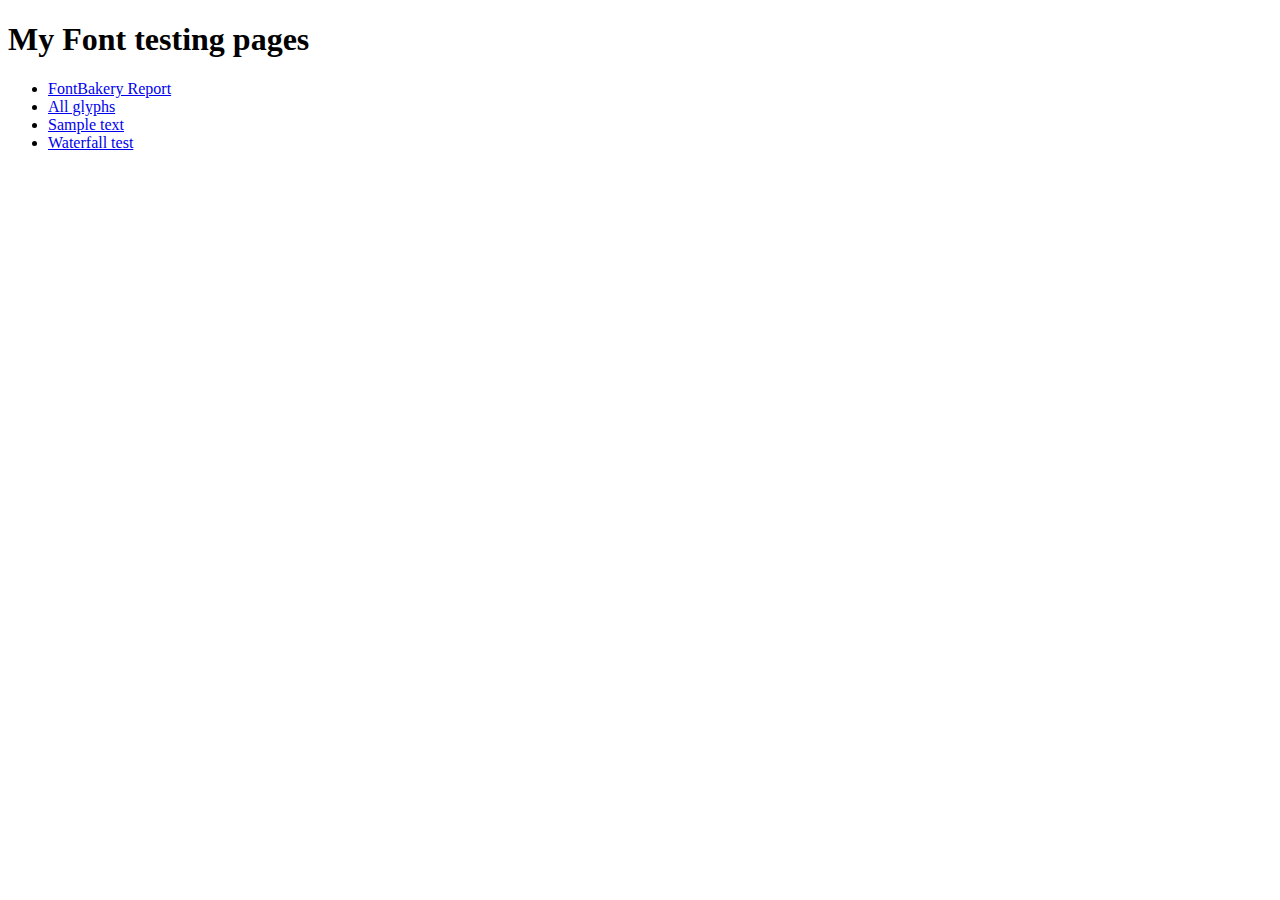
<file: Fonts/gloock-main/gloock-main/scripts/index.html>
<!DOCTYPE html>
<html>
	<head>
		<meta charset="utf-8" />
		<meta name="viewport" content="width=device-width, initial-scale=1" />
		<title>My Font development</title>
	</head>
	<body>
		<h1>My Font testing pages</h1>
		<ul>
			<li>
				<a href="fontbakery/fontbakery-report.html">FontBakery Report</a>
			</li>
			<li>
				<a href="proof/glyphs.html">All glyphs</a>
			</li>
			<li>
				<a href="proof/text.html">Sample text</a>
			</li>
			<li>
				<a href="proof/waterfall.html">Waterfall test</a>
			</li>
		</ul>
	</body>
</html>
</file>
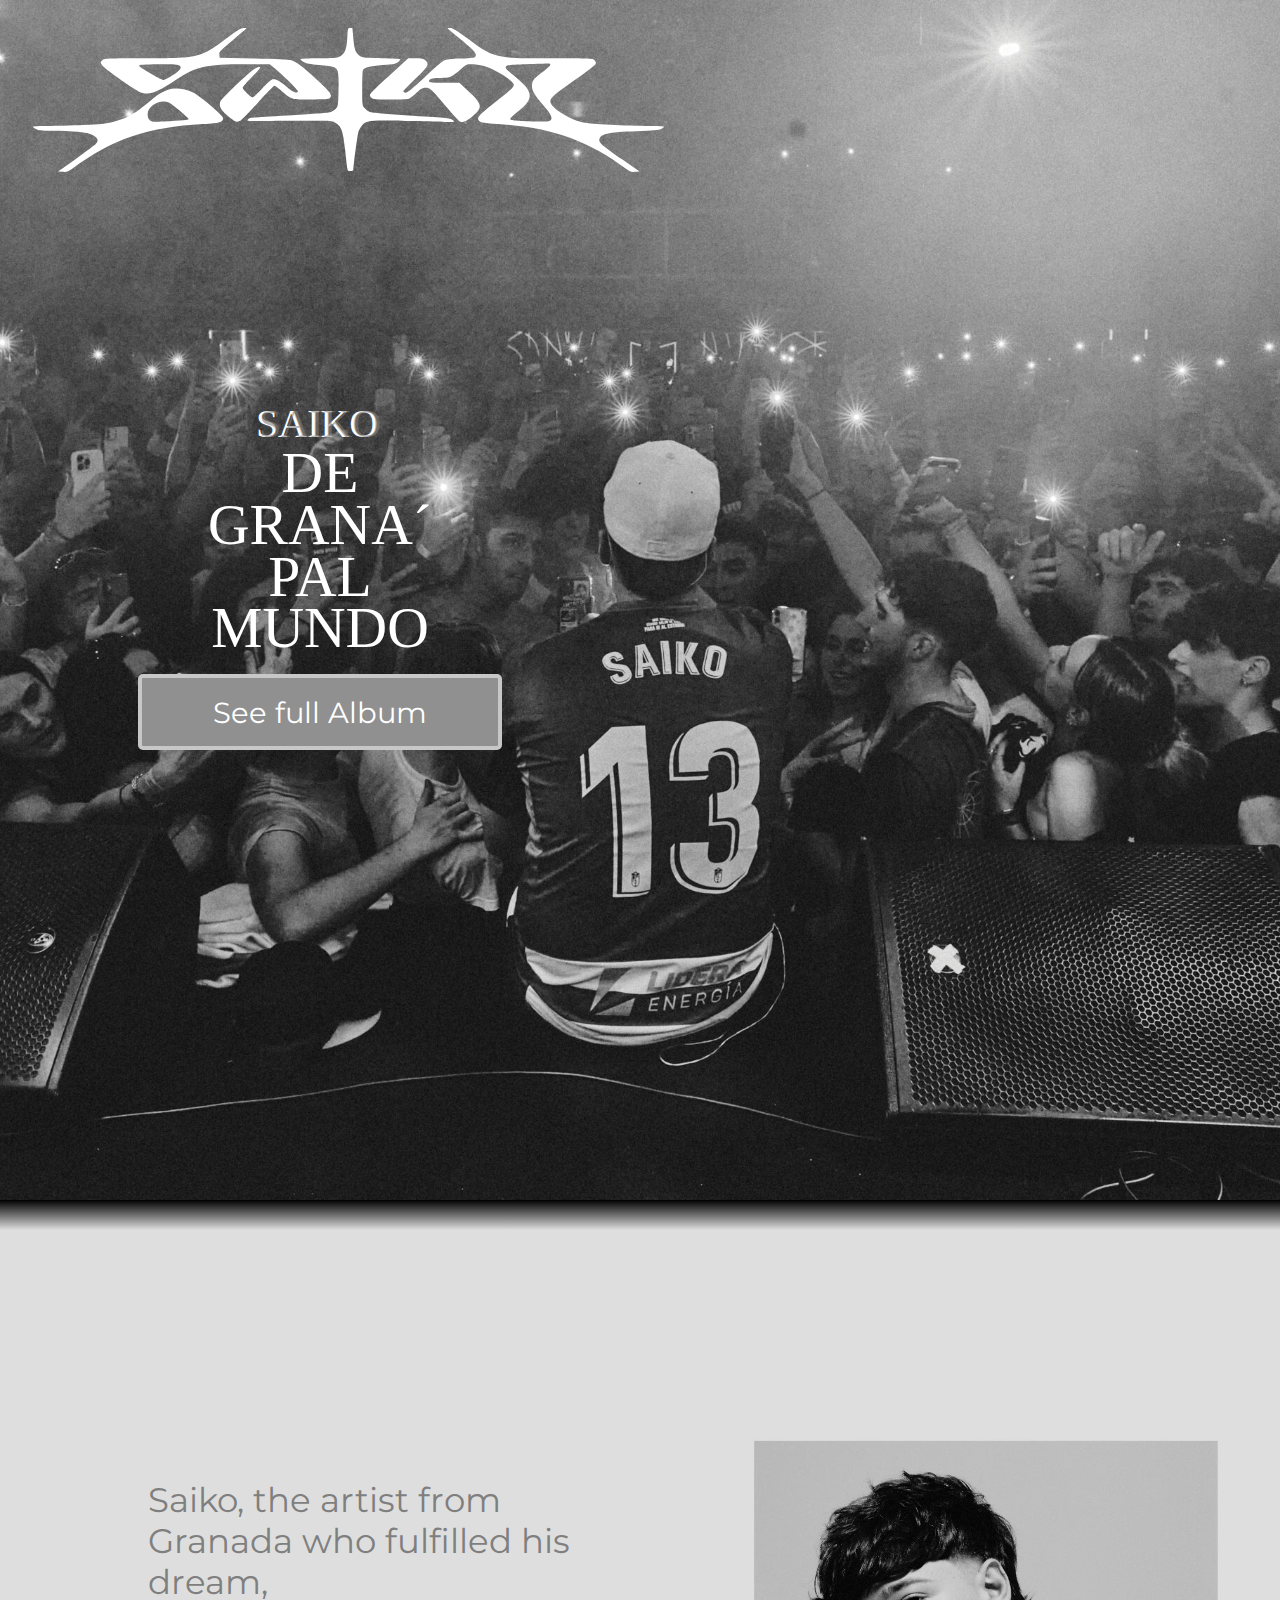
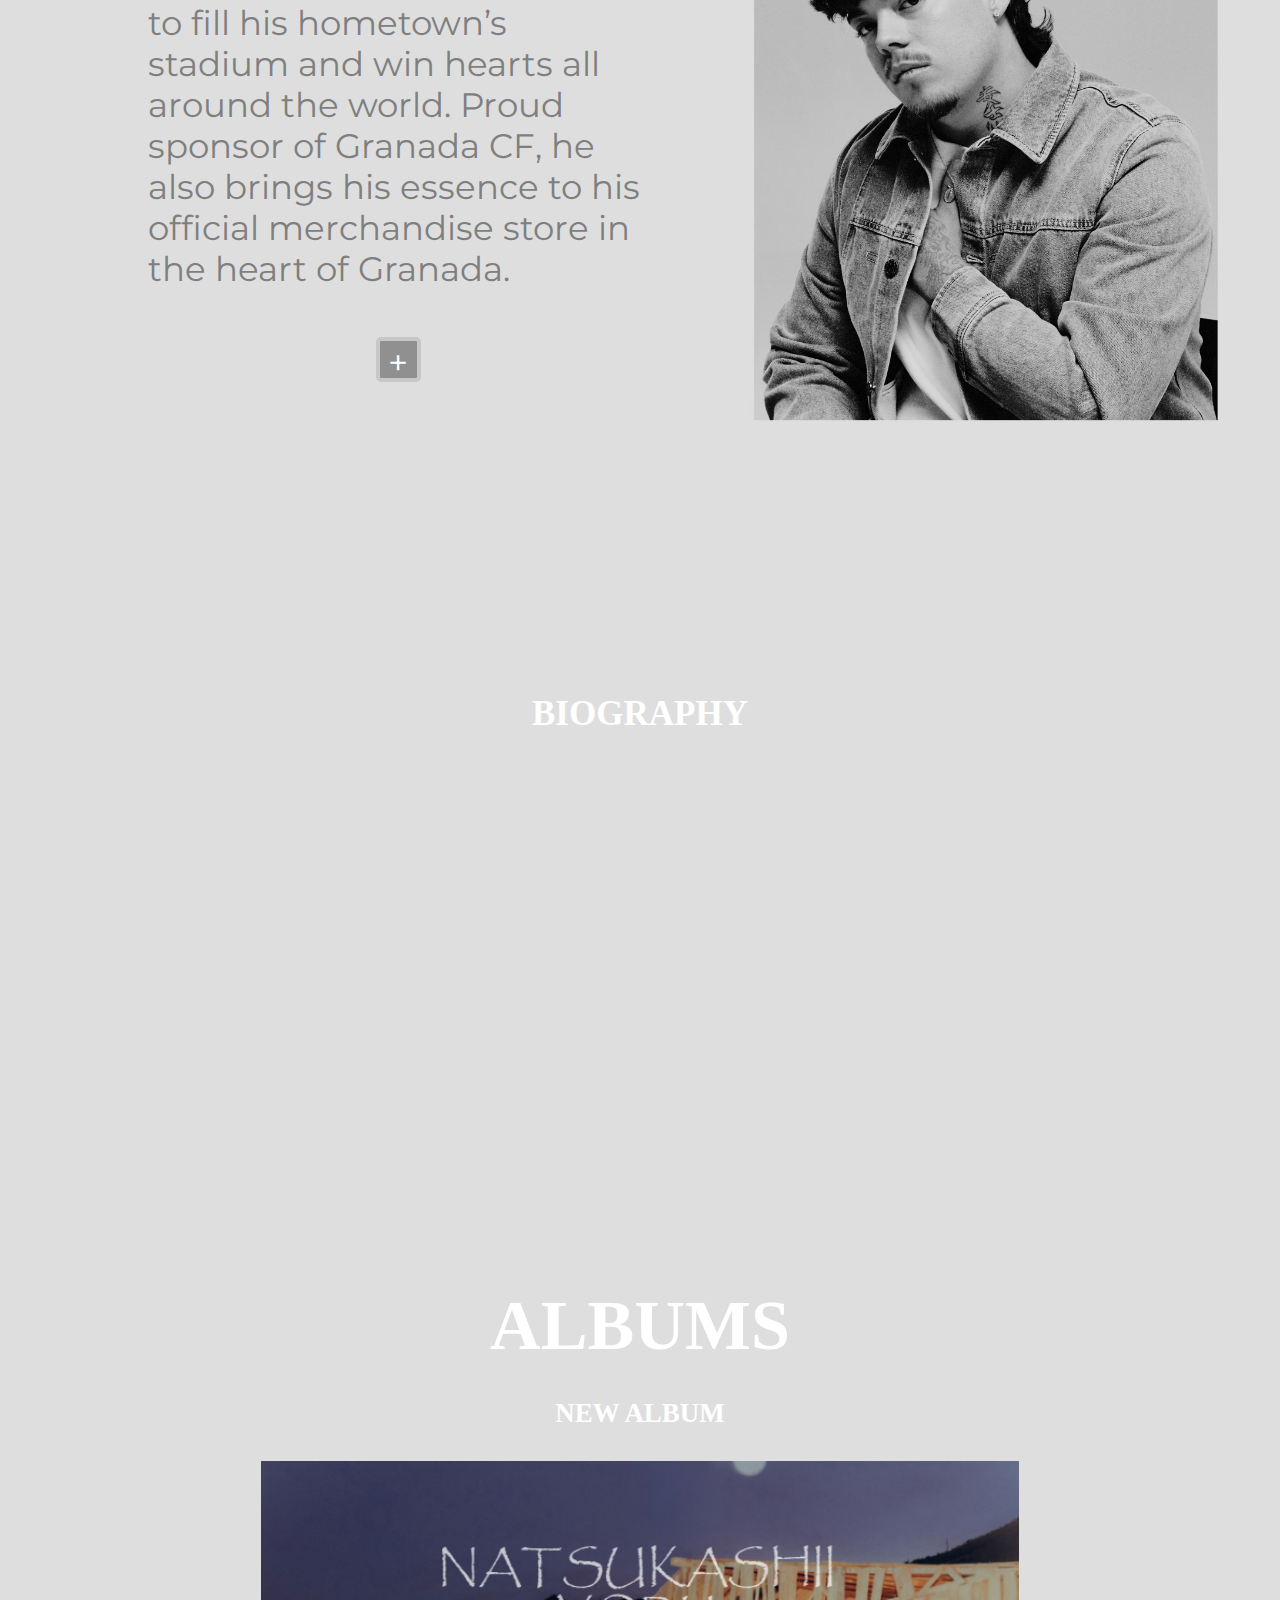
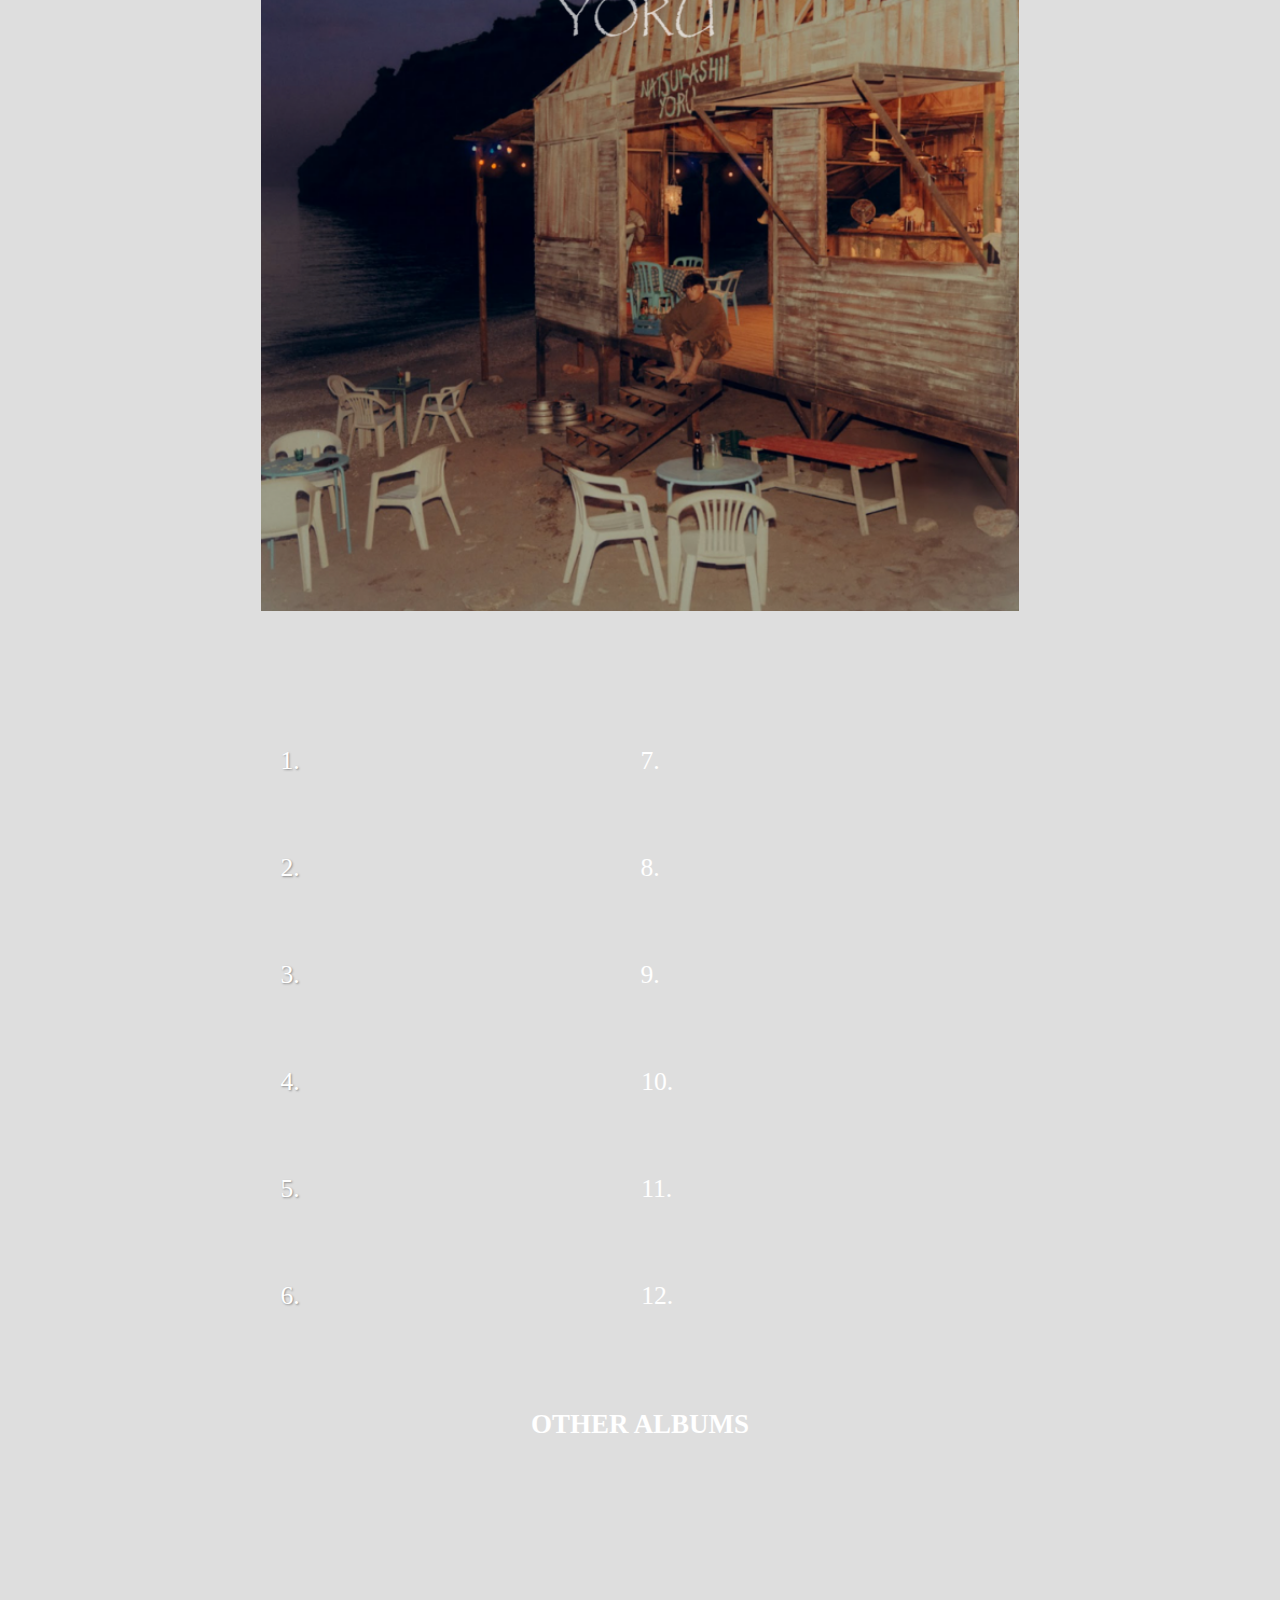
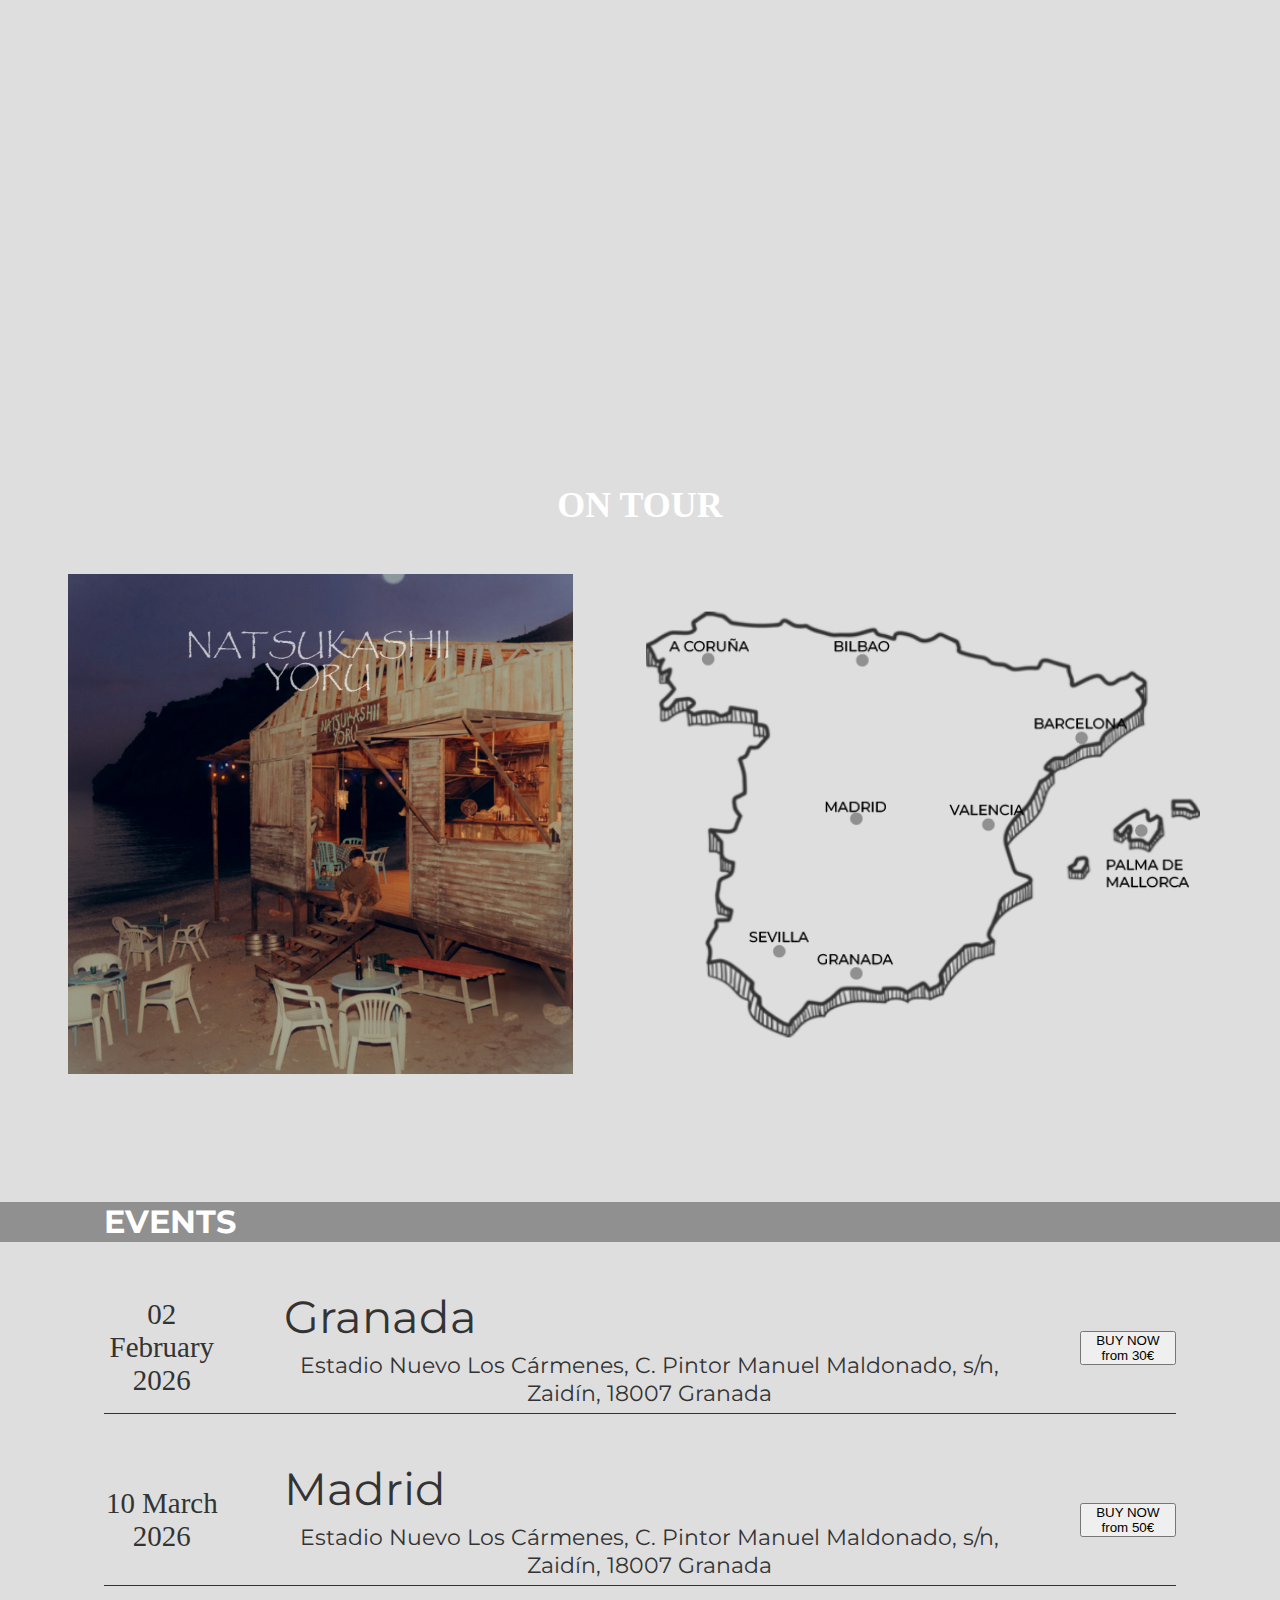
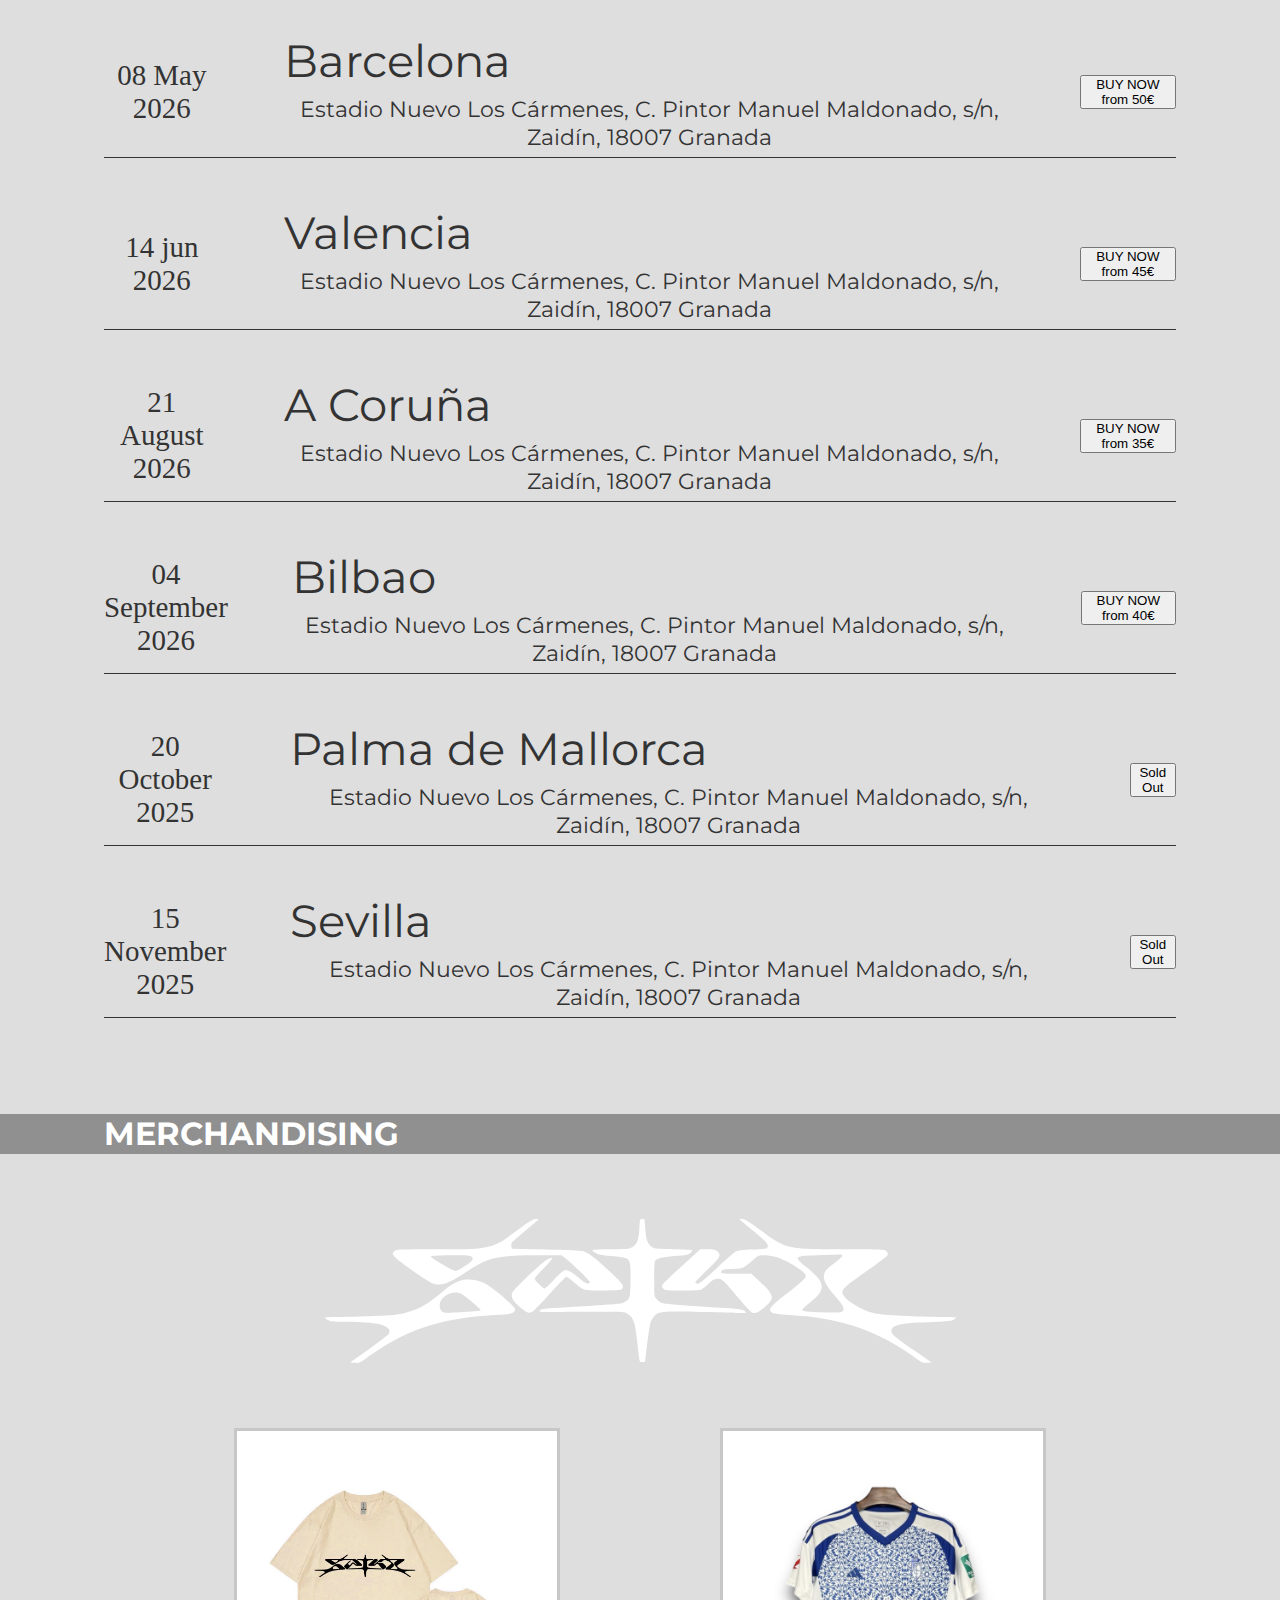
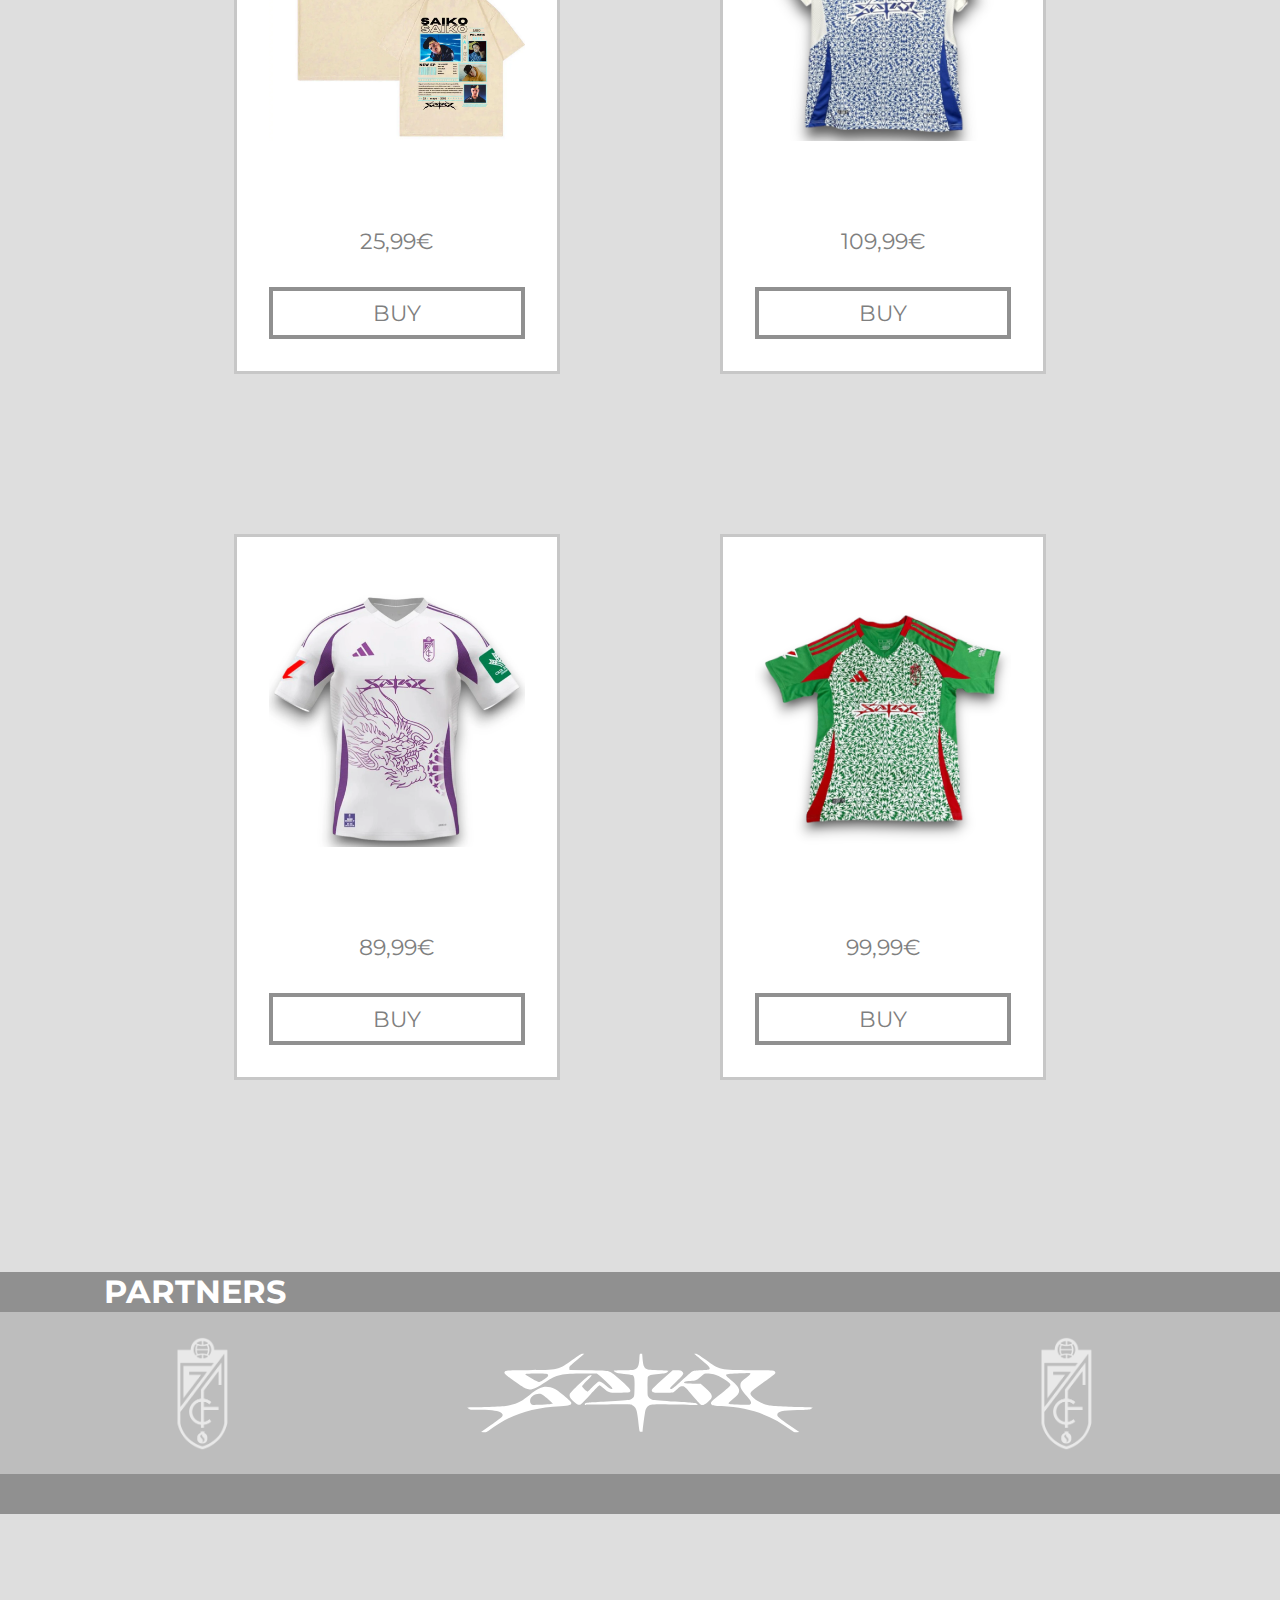
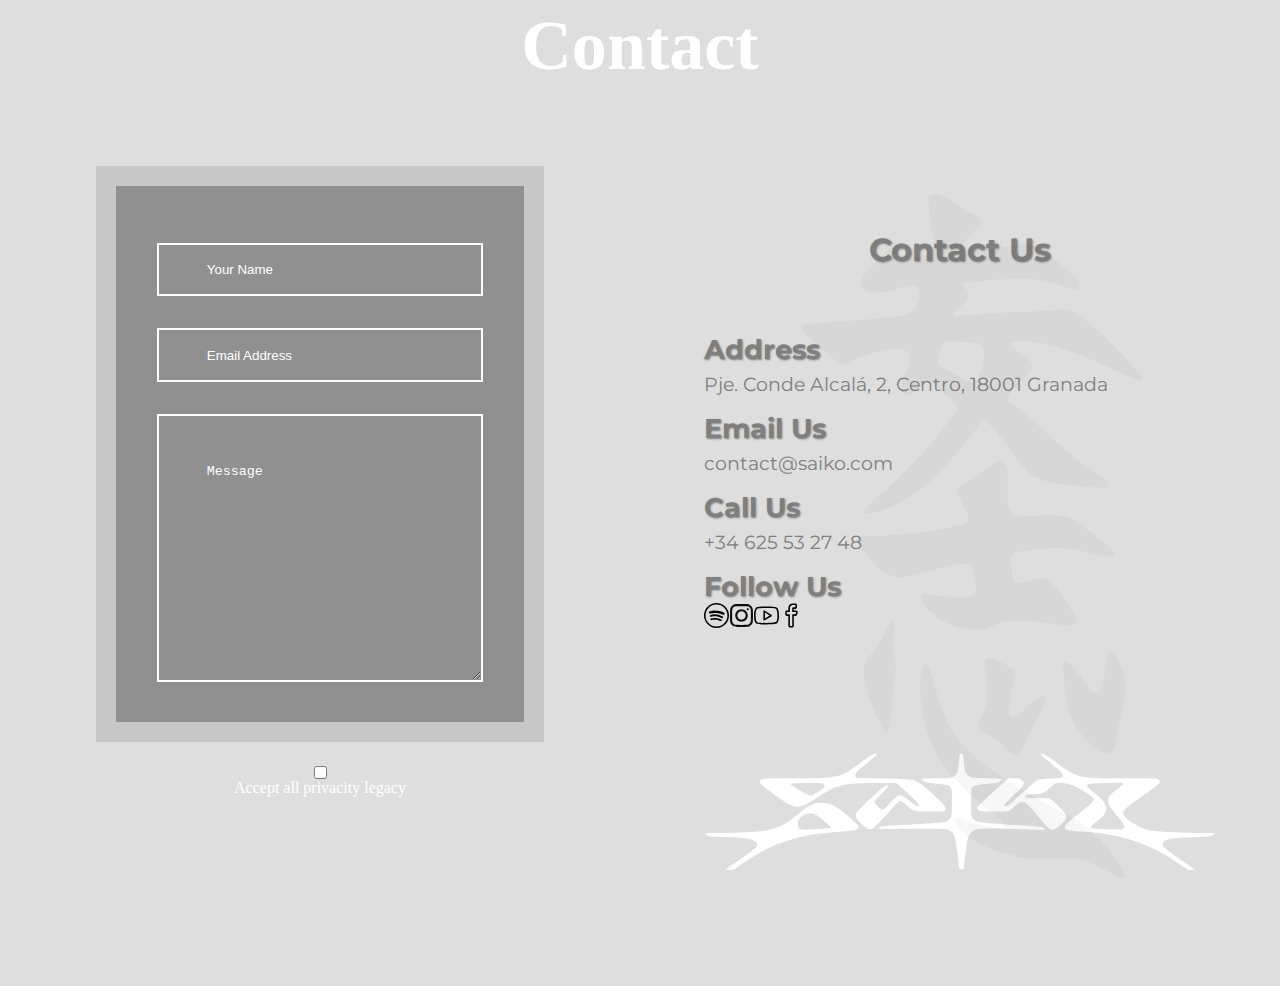
<file: index2.html>
<!DOCTYPE html>
<html lang="en">
<head>
    <meta charset="UTF-8">
    <meta name="viewport" content="width=device-width, initial-scale=1.0">
    <link rel="stylesheet" href="style.css">
    <title>Saiko</title>
</head>
<body>
    <div class="wrapper">
        <div class="Hero-section">
            <header>
                <div class="branding">
                    <div class="logo"></div>
                </div>
                <nav>
                    <ul>
                        <li><a href="">Home</a></li>    
                        <li><a href="">Biography</a></li>
                        <li><a href="">Albums</a></li>
                        <li><a href="">On Tour</a></li>
                        <li><a href="">Contact</a></li>
                        <li>
                            <a href="" class="icon-cart"></a>
                            <a href="" class="icon-login"></a>
                        </li>
                    </ul>
                </nav>
                </header>
            <div class="hero">
                <div class="content">
                    <div class="product-brand"></div>
                    <p class="saiko">
                        <span class="back">SAIKO</span>
                        <span class="front">SAIKO</span>
                    </p>
                    <p class="where">De grana´ pal mundo</p>
                    <a href="" class="btn-primary">See full Album</a>
                    <div class="product-hero"></div>
                </div>
                
            </div>
        </div>
        <div class="difumin"></div>
        <div class="heroOther">
            <div class="conText">
                <div class="textheroOther">
                    Saiko, the artist from Granada who
                    fulfilled his dream, <br>
                    to fill his hometown’s stadium and
                    win hearts all around the world.
                    Proud sponsor of Granada CF, he
                    also brings his essence to his official
                    merchandise store in the heart of
                    Granada.
                </div>
                <a href="#biography" class="btn-primary">+</a>
            </div>
            <div class="imgheroOther"></div>
        </div>
        <div class="biography" id="biography">
            <h1 class="textBI">Biography</h1>
            <div class="partVid">
                <div class="tat1"></div>
                <div class="vidyt">
                    <iframe width="1200 " height="749 " src="https://www.youtube.com/embed/yuSbN227cdI?si=xqoeprigApcq6dKs" title="YouTube video player" frameborder="0" allow="accelerometer; autoplay; clipboard-write; encrypted-media; gyroscope; picture-in-picture; web-share" referrerpolicy="strict-origin-when-cross-origin" allowfullscreen></iframe>
                </div>
                <div class="tat2"></div>
            </div>

            

            <section class="timeline">
                <ul>
                    <!-- 2003 -->
                    <li class="timeline-item">
                    <div class="timeline-branch">
                        <span class="timeline-dot" onclick="document.getElementById('card2003').style.display='block'">+</span>
                    </div>
                    <div class="timeline-year">2003</div>
                    <div class="timeline-card" id="card2003">
                        <p>
                        Saiko, born Miguel Cantos Gómez in Granada, Spain, began his musical journey 
                        alongside his brother in a duo called Wido & Saiko. From those early studio 
                        sessions in his hometown, his passion for music and storytelling quickly became evident.
                        </p>
                        <img src="fotos/SRSPKLMNHZBH3MB6L5IVWAUCFQ.avif" alt="Saiko young">
                    </div>
                    </li>

                    <!-- 2020 -->
                    <li class="timeline-item">
                    <div class="timeline-branch">
                        <span class="timeline-dot">+</span>
                    </div>
                    <div class="timeline-year">2020</div>
                    <div class="timeline-card" id="card2020">
                        <p>
                        In 2020, he started his solo career, crafting a distinctive urban sound that blends 
                        heartfelt melodies with raw emotion. His breakout came with songs like “Polaris”.
                        </p>
                        <img src="fotos/polaris.jpg" alt="Polaris cover">
                    </div>
                    </li>

                    <!-- 2023 -->
                    <li class="timeline-item">
                    <div class="timeline-branch">
                        <span class="timeline-dot">+</span>
                    </div>
                    <div class="timeline-year">2023</div>
                    <div class="timeline-card" id="card2023">
                        <p>
                        In 2023, hits like “Supernova” and “Buenas” (with Quevedo) topped the
                        charts, confirming his place among Spain’s leading urban artists.
                        </p>
                        <img src="fotos/supernova.jpg" alt="Supernova cover">
                    </div>
                    </li>

                    <!-- 2024 -->
                    <li class="timeline-item">
                    <div class="timeline-branch">
                        <span class="timeline-dot">+</span>
                    </div>
                    <div class="timeline-year">2024</div>
                    <div class="timeline-card" id="card2024">
                        <p>
                        By 2024, Saiko released his first studio album, “Sakura”, a project that
                        reflected his maturity, versatility, and emotional depth. That same year, he
                        achieved another milestone by becoming the main sponsor of
                        Granada CF, proudly representing his city both in music and in sport.
                        </p>
                        <img src="fotos/lunasaiko_.jpg" alt="Sakura album">
                    </div>
                    </li>

                    <!-- 2025 -->
                    <li class="timeline-item">
                        <div class="timeline-branch">
                            <span class="timeline-dot">+</span>
                        </div>
                        <div class="timeline-year">2025</div>
                        <div class="timeline-card" id="card2025">
                            <p>
                            By 2025, Saiko continued to evolve artistically with the release of <b>Natsukashii
                            Yoru</b>, an album whose Japanese title means “nostalgic night.” This project
                            showcases a more intimate and reflective side of the artist, blending urban
                            rhythms with emotional storytelling. Through thirteen tracks, Saiko opens up
                            about love, growth, and the passage of time, using nostalgia not as sadness but
                            as a way to celebrate memories.  
                            With <b>Natsukashii Yoru</b>, he explores new sounds that merge trap, pop, and
                            electronic textures, offering a cinematic journey that reflects his maturity and
                            versatility. The album also highlights his ability to balance introspective lyrics with
                            infectious melodies, proving that his artistry goes far beyond commercial success.
                            This release solidified Saiko’s position as one of the most creative voices in the
                            new wave of Spanish music, connecting deeply with his audience both in
                            emotion and authenticity.
                            </p>
                            <img src="fotos/ab67616d0000b273a9c6cb6a4e15f76db618d8a5.jfif" alt="Natsukashii Yoru cover">
                        </div>
                    </li>
                </ul>
            </section>
            <section class="album">
                <div class="album-header">
                    <h1>Albums</h1>
                </div>
                <div class="album-subheader">
                    <h2>New Album</h2>
                    <h2>Songs</h2>
                </div>
                <div class="content-album">
                    <div class="img-album"></div>
                    <div class="container-songs-album">
                        <div class="cont-left">
                            <div class="cont-song">
                                <p class="numSom1">1.</p>
                                <div class="spoSong1">
                                    <iframe data-testid="embed-iframe" style="border-radius:12px" src="https://open.spotify.com/embed/track/4qcVwwHaYKSK1feOaSlWmB?utm_source=generator&theme=0" width="100%" height="100" frameBorder="0" allowfullscreen="" allow="autoplay; clipboard-write; encrypted-media; fullscreen; picture-in-picture" loading="lazy"></iframe>
                                </div>
                            </div>
                            <div class="cont-song">
                                <p class="numSom2">2.</p>
                                <div class="spoSong2">
                                    <iframe data-testid="embed-iframe" style="border-radius:12px" src="https://open.spotify.com/embed/track/7d1GCQfCieNbEnIQ2OlPRK?utm_source=generator&theme=0" width="100%" height="100" frameBorder="0" allowfullscreen="" allow="autoplay; clipboard-write; encrypted-media; fullscreen; picture-in-picture" loading="lazy"></iframe>
                                </div>
                            </div>
                            <div class="cont-song">
                                <p class="numSom3">3.</p>
                                <div class="spoSong3">
                                    <iframe data-testid="embed-iframe" style="border-radius:12px" src="https://open.spotify.com/embed/track/2iNlnNgHv1uShcyWYPablM?utm_source=generator&theme=0" width="100%" height="100" frameBorder="0" allowfullscreen="" allow="autoplay; clipboard-write; encrypted-media; fullscreen; picture-in-picture" loading="lazy"></iframe>
                                </div>
                            </div>
                            <div class="cont-song">
                                <p class="numSom4">4.</p>
                                <div class="spoSong4">
                                    <iframe data-testid="embed-iframe" style="border-radius:12px" src="https://open.spotify.com/embed/track/1cQx85WypWumn7ZQjUxWQi?utm_source=generator&theme=0" width="100%" height="100" frameBorder="0" allowfullscreen="" allow="autoplay; clipboard-write; encrypted-media; fullscreen; picture-in-picture" loading="lazy"></iframe>
                                </div>
                            </div>
                            <div class="cont-song">
                                <p class="numSom5">5.</p>
                                <div class="spoSong5">
                                    <iframe data-testid="embed-iframe" style="border-radius:12px" src="https://open.spotify.com/embed/track/3IbBWo7325feNf0Y0RX1zG?utm_source=generator&theme=0" width="100%" height="100" frameBorder="0" allowfullscreen="" allow="autoplay; clipboard-write; encrypted-media; fullscreen; picture-in-picture" loading="lazy"></iframe>
                                </div>
                            </div>
                            <div class="cont-song">
                                <p class="numSom6">6.</p>
                                <div class="spoSong6">
                                    <iframe data-testid="embed-iframe" style="border-radius:12px" src="https://open.spotify.com/embed/track/4XGQPHmbDyJV5vQccXjXEA?utm_source=generator&theme=0" width="100%" height="100" frameBorder="0" allowfullscreen="" allow="autoplay; clipboard-write; encrypted-media; fullscreen; picture-in-picture" loading="lazy"></iframe>
                                </div>
                            </div>
                        </div>
                        <div class="cont-right">
                            <div class="cont-song">
                                <p class="numSom7">7.</p>
                                <div class="spoSong7">
                                    <iframe data-testid="embed-iframe" style="border-radius:12px" src="https://open.spotify.com/embed/track/5L6LbVaYxDnQl4xECmvxaL?utm_source=generator&theme=0" width="100%" height="100" frameBorder="0" allowfullscreen="" allow="autoplay; clipboard-write; encrypted-media; fullscreen; picture-in-picture" loading="lazy"></iframe>
                                </div>
                            </div>
                            <div class="cont-song">
                                <p class="numSom8">8.</p>
                                <div class="spoSong8">
                                    <iframe data-testid="embed-iframe" style="border-radius:12px" src="https://open.spotify.com/embed/track/612gBB7H6ArZHa9V0J9dna?utm_source=generator&theme=0" width="100%" height="100" frameBorder="0" allowfullscreen="" allow="autoplay; clipboard-write; encrypted-media; fullscreen; picture-in-picture" loading="lazy"></iframe>
                                </div>
                            </div>
                            <div class="cont-song">
                                <p class="numSom9">9.</p>
                                <div class="spoSong9">
                                    <iframe data-testid="embed-iframe" style="border-radius:12px" src="https://open.spotify.com/embed/track/2XTz5ENrSGOAgVLEl1cJWk?utm_source=generator&theme=0" width="100%" height="100" frameBorder="0" allowfullscreen="" allow="autoplay; clipboard-write; encrypted-media; fullscreen; picture-in-picture" loading="lazy"></iframe>
                                </div>
                            </div>
                            <div class="num2cif">
                                <div class="cont-song">
                                    <p class="numSom10">10.</p>
                                    <div class="spoSong10">
                                        <iframe data-testid="embed-iframe" style="border-radius:12px" src="https://open.spotify.com/embed/track/2CkCVfu5PvE9lpNKFwhvDy?utm_source=generator&theme=0" width="100%" height="100" frameBorder="0" allowfullscreen="" allow="autoplay; clipboard-write; encrypted-media; fullscreen; picture-in-picture" loading="lazy"></iframe>
                                    </div>
                                </div>
                                <div class="cont-song">
                                    <p class="numSom11">11.</p>
                                    <div class="spoSong11">
                                        <iframe data-testid="embed-iframe" style="border-radius:12px" src="https://open.spotify.com/embed/track/3SOtzxonH0yB7pTJmpMhGg?utm_source=generator&theme=0" width="100%" height="100" frameBorder="0" allowfullscreen="" allow="autoplay; clipboard-write; encrypted-media; fullscreen; picture-in-picture" loading="lazy"></iframe>
                                    </div>
                                </div>
                                <div class="cont-song">
                                    <p class="numSom12">12.</p>
                                    <div class="spoSong12">
                                        <iframe data-testid="embed-iframe" style="border-radius:12px" src="https://open.spotify.com/embed/track/4hG1BxKOAWh8MwFCpTI29i?utm_source=generator&theme=0" width="100%" height="100" frameBorder="0" allowfullscreen="" allow="autoplay; clipboard-write; encrypted-media; fullscreen; picture-in-picture" loading="lazy"></iframe>
                                    </div>
                                </div>
                           
                            </div>
                        </div>  
                    </div>

                </div>
                <div class="other-album">
                    <div class="other-album-text">
                        <h2>Other Albums</h2>
                    </div>
                    <div class="content-other-album">
                        <div class="oa-left">
                            <iframe data-testid="embed-iframe" style="border-radius:12px" src="https://open.spotify.com/embed/album/5z4aZJ5U7LqwRc2tXk98cc?utm_source=generator&theme=0" width="100%" height="500" frameBorder="0" allowfullscreen="" allow="autoplay; clipboard-write; encrypted-media; fullscreen; picture-in-picture" loading="lazy"></iframe>

                        </div>
                        <div class="oa-right">
                            <iframe data-testid="embed-iframe" style="border-radius:12px" src="https://open.spotify.com/embed/album/4c9baK6KJXLlly01POapWY?utm_source=generator&theme=0" width="100%" height="500" frameBorder="0" allowfullscreen="" allow="autoplay; clipboard-write; encrypted-media; fullscreen; picture-in-picture" loading="lazy"></iframe>
                        </div>  
                                               
                    </div>
                </div>
            </section>
            <section class="onTour">
                <div class="onTourheader">
                    <h1>On Tour</h1>
                </div>
                <div class="contentonTour">
                    <div class="onTourimg"></div>
                    <div class="onTourmap"></div>
                </div>
            </section>

            <section class="events">
                <div class="eventheader">
                    <h1> Events </h1>
                </div>
                <div class="eventsDay">
                   <div class="day">02 February 2026</div>
                   <div class="textdy">
                    <h3>Granada</h3>
                    <p>Estadio Nuevo Los Cármenes, C. Pintor Manuel Maldonado, s/n, Zaidín, 18007 Granada</p>
                   </div>
                   <button>BUY NOW from 30€</button>
                    
                </div>
                <div class="eventsDay">
                   <div class="day">10 March 2026</div>
                   <div class="textdy">
                    <h3>Madrid</h3>
                    <p>Estadio Nuevo Los Cármenes, C. Pintor Manuel Maldonado, s/n, Zaidín, 18007 Granada</p>
                   </div>
                   <button>BUY NOW from 50€</button>
                    
                </div>
                <div class="eventsDay">
                   <div class="day">08 May 2026</div>
                   <div class="textdy">
                    <h3>Barcelona</h3>
                    <p>Estadio Nuevo Los Cármenes, C. Pintor Manuel Maldonado, s/n, Zaidín, 18007 Granada</p>
                   </div>
                   <button>BUY NOW from 50€</button>
                    
                </div>
                <div class="eventsDay">
                   <div class="day">14 jun 2026</div>
                   <div class="textdy">
                    <h3>Valencia</h3>
                    <p>Estadio Nuevo Los Cármenes, C. Pintor Manuel Maldonado, s/n, Zaidín, 18007 Granada</p>
                   </div>
                   <button>BUY NOW from 45€</button>
                    
                </div>
                <div class="eventsDay">
                   <div class="day">21 August 2026</div>
                   <div class="textdy">
                    <h3>A Coruña</h3>
                    <p>Estadio Nuevo Los Cármenes, C. Pintor Manuel Maldonado, s/n, Zaidín, 18007 Granada</p>
                   </div>
                   <button>BUY NOW from 35€</button>
                    
                </div>
                <div class="eventsDay">
                   <div class="day">04 September 2026</div>
                   <div class="textdy">
                    <h3>Bilbao</h3>
                    <p>Estadio Nuevo Los Cármenes, C. Pintor Manuel Maldonado, s/n, Zaidín, 18007 Granada</p>
                   </div>
                   <button>BUY NOW from 40€</button>
                    
                </div>
                <div class="eventsDay">
                   <div class="day">20 October 2025</div>
                   <div class="textdy">
                    <h3>Palma de Mallorca</h3>
                    <p>Estadio Nuevo Los Cármenes, C. Pintor Manuel Maldonado, s/n, Zaidín, 18007 Granada</p>
                   </div>
                   <button>Sold Out</button>
                    
                </div>
                <div class="eventsDay">
                   <div class="day">15 November 2025</div>
                   <div class="textdy">
                    <h3>Sevilla</h3>
                    <p>Estadio Nuevo Los Cármenes, C. Pintor Manuel Maldonado, s/n, Zaidín, 18007 Granada</p>
                   </div>
                   <button>Sold Out</button>
                </div>
            </section>
            <section class="merchandising">
                <div class="merch-header">
                    <h1>Merchandising</h1>
                </div>
                <div class="content-merch">
                    <div class="merch-logo"></div>
                    <div class="merch-grid">
                        <div class="merch-cardborder">
                            <div class="merch-card">
                                <div class="merch-img1"></div>
                                <div class="merch-price">25,99€</div>
                                <button>BUY</button>
                            </div>
                            
                        </div>
                        <div class="merch-cardborder">
                            <div class="merch-card">
                                <div class="merch-img2"></div>
                                <div class="merch-price">109,99€</div>
                                <button>BUY</button>
                            </div>
                        </div>
                        <div class="merch-cardborder">
                            <div class="merch-card">
                                <div class="merch-img3"></div>
                                <div class="merch-price">89,99€</div>
                                <button>BUY</button>
                            </div>
                        </div>
                        <div class="merch-cardborder">
                            <div class="merch-card">
                                <div class="merch-img4"></div>
                                <div class="merch-price">99,99€</div>
                                <button>BUY</button>
                            </div>
                        </div>
                    </div>
                    
                </div>
            </section>
            <section class="partners">
                <div class="partners-header">
                    <h1>Partners</h1>
                </div>
                <div class="content-partners">
                    <div class="content-img">
                        <div class="partnerimg-left"></div>
                        <div class="partnerimg-center"></div>
                        <div class="partnerimg-right"></div>
                    </div>
                </div>
                <div class="partners-footer"></div>
            </section>
            <section class="contact">
                <div class="contact-header">
                    <h1>Contact</h1>
                </div>
                <div class="contact-content">
                    <div class="contact-content-left">
                        <form action="" class="form">
                            <label for="Name"></label>
                            <input type="text" name="name" id="name" placeholder="Your Name" class="name">
                            <label for="Email"></label>
                            <input type="email" name="Email" id="Email" placeholder="Email Address" class="email">
                            <label for="descripcion"></label>
                            <textarea name="descripcion" id="descripcion" placeholder="Message" class="descripcion"></textarea>
                        </form>
                        <label for="checkbox"></label>
                        <input type="checkbox" name="" id="" class="Accept" >Accept all privacity legacy
                       
                    </div>

                    <div class="contact-content-right">
                        <div class="header">
                            <h4>Contact Us</h4>
                        </div>
                        <div class="content-contact">
                            <h5>Address</h5> 
                            <p>Pje. Conde Alcalá, 2, Centro, 18001 Granada</p>
                            
                            <h5>Email Us</h5>
                            <p>contact@saiko.com</p>
                            
                            <h5>Call Us</h5>
                            <p>+34 625 53 27 48</p>
                            
                            <div class="follow">
                                <div class="headerfollow">
                                    <h5>Follow Us</h5>
                                </div>
                                <div class="contentfollow">
                                    <div class="spo"></div>
                                    <div class="ig"></div>
                                    <div class="yt"></div>
                                    <div class="f"></div>
                                </div>
                            
                            </div>
                            <div class="logo"></div>
                            

                        </div>
                        
                    </div>
                </div>
            </section>


        </div>




</body>
</html>
</file>
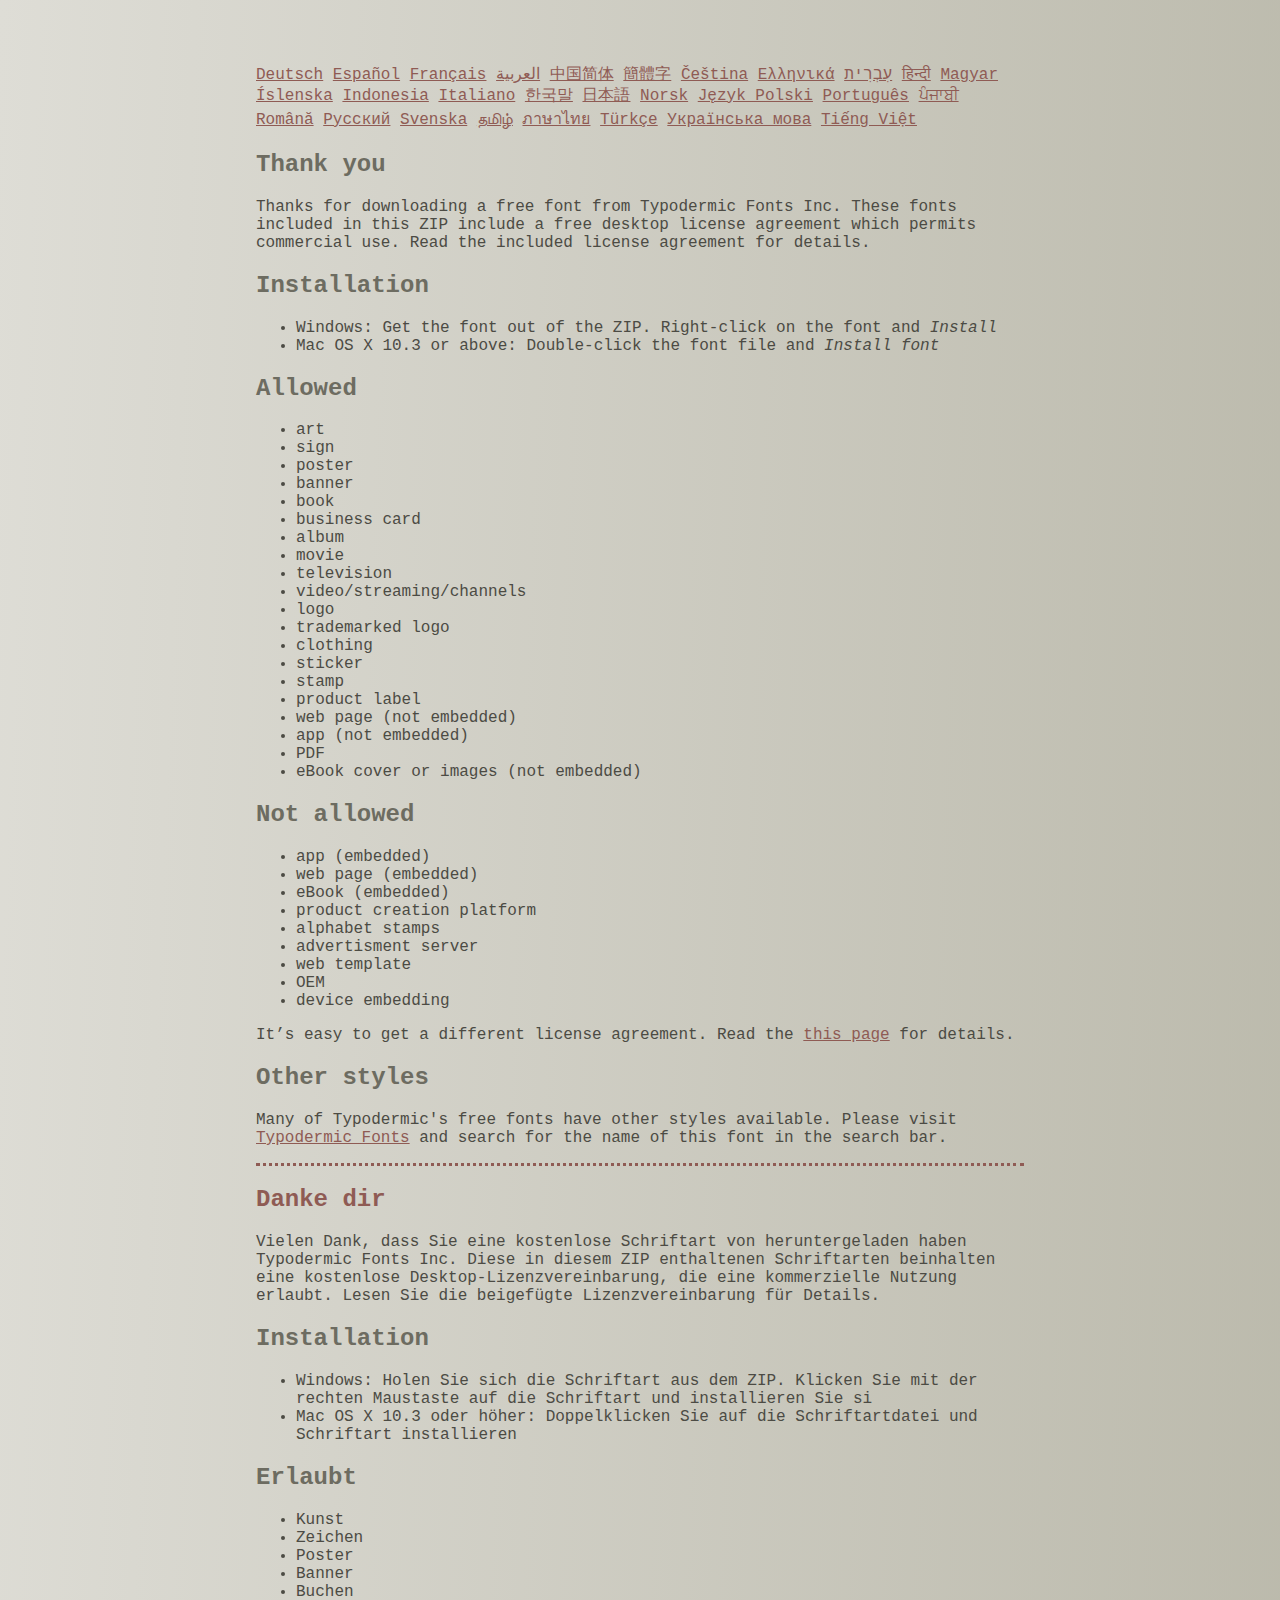
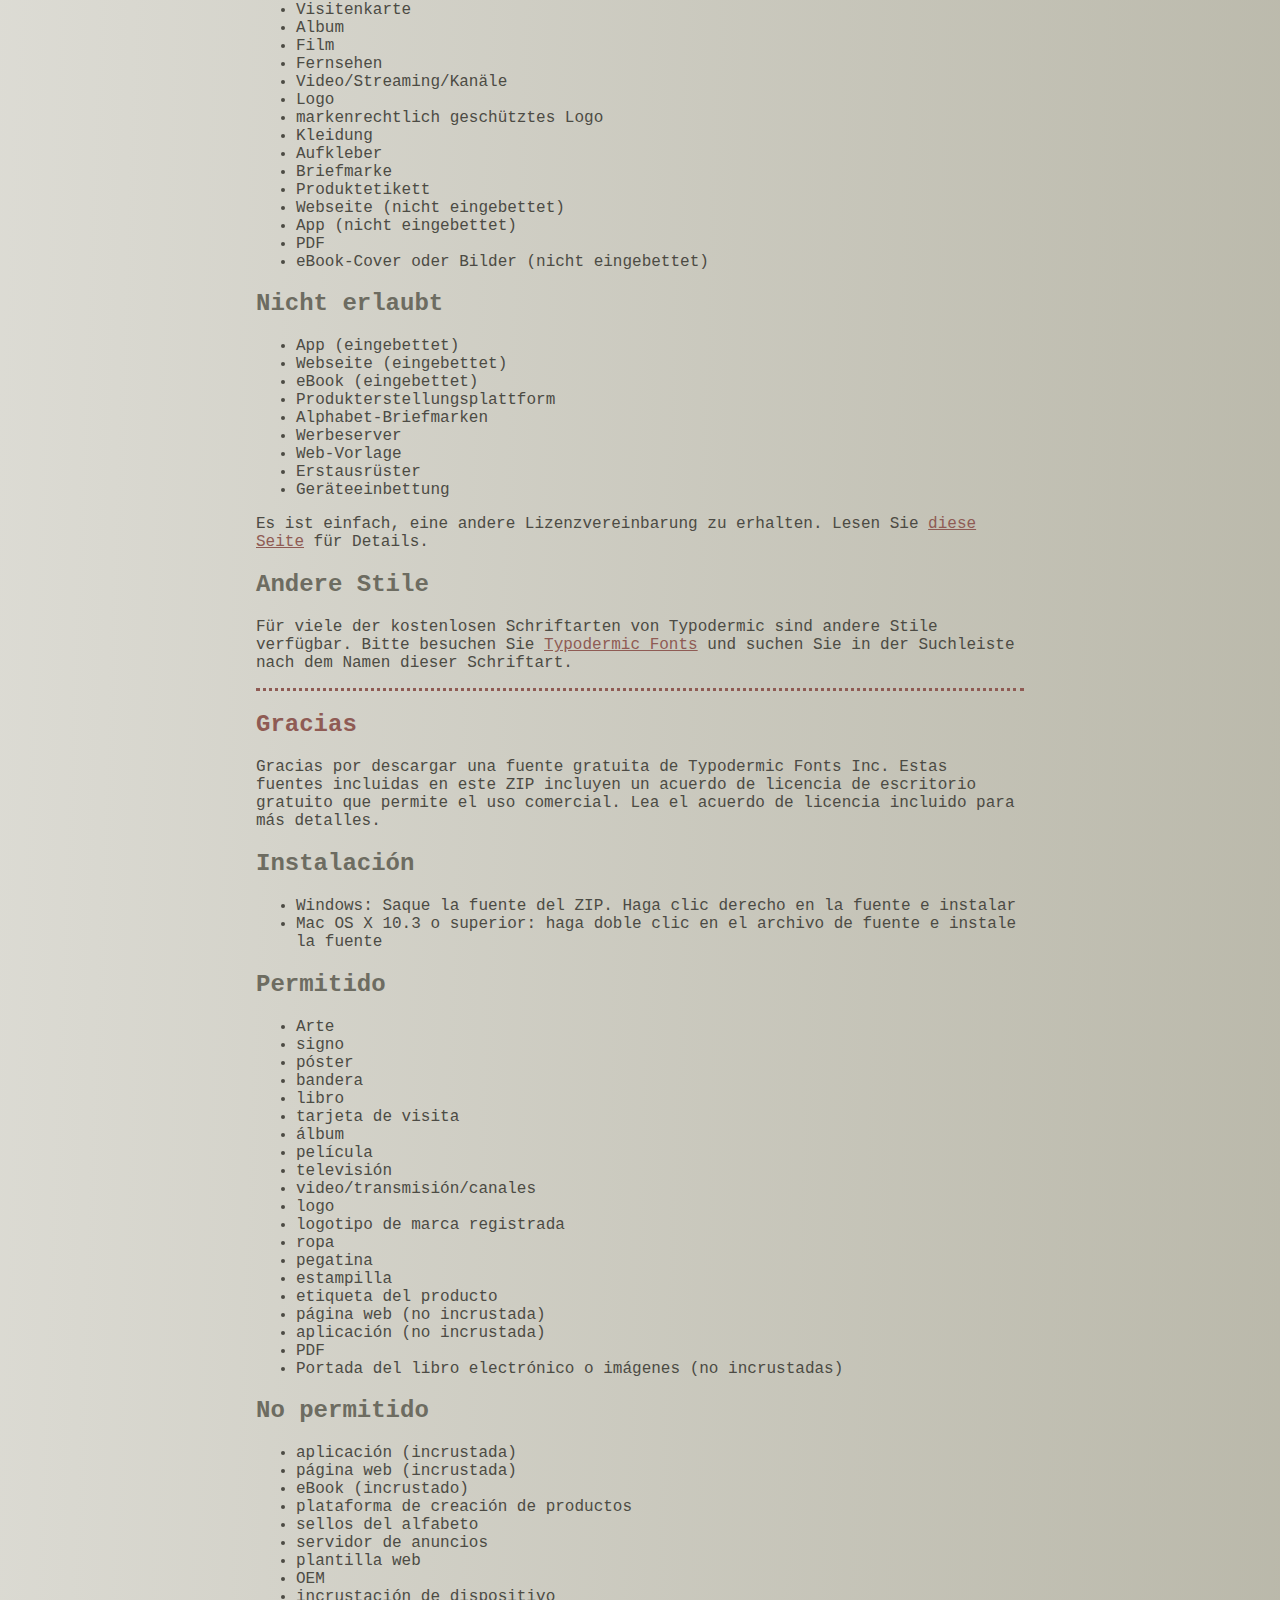
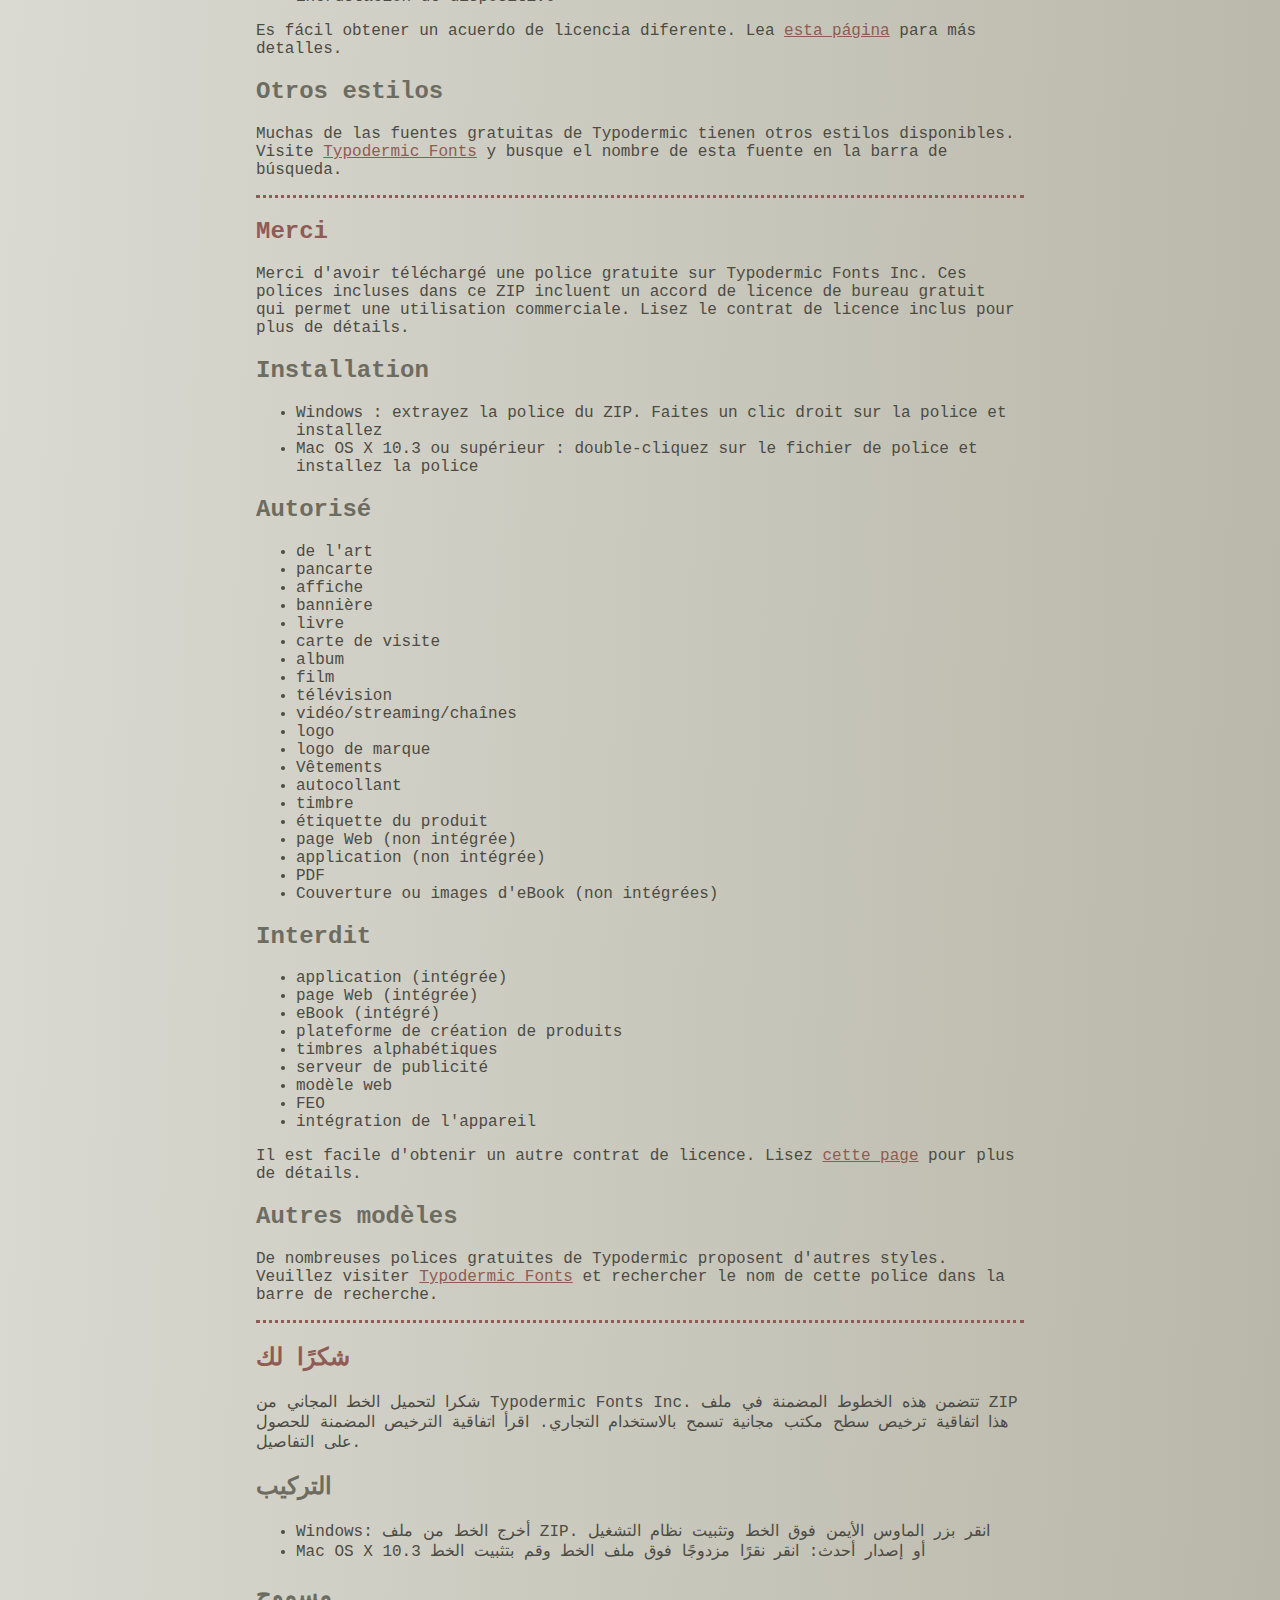
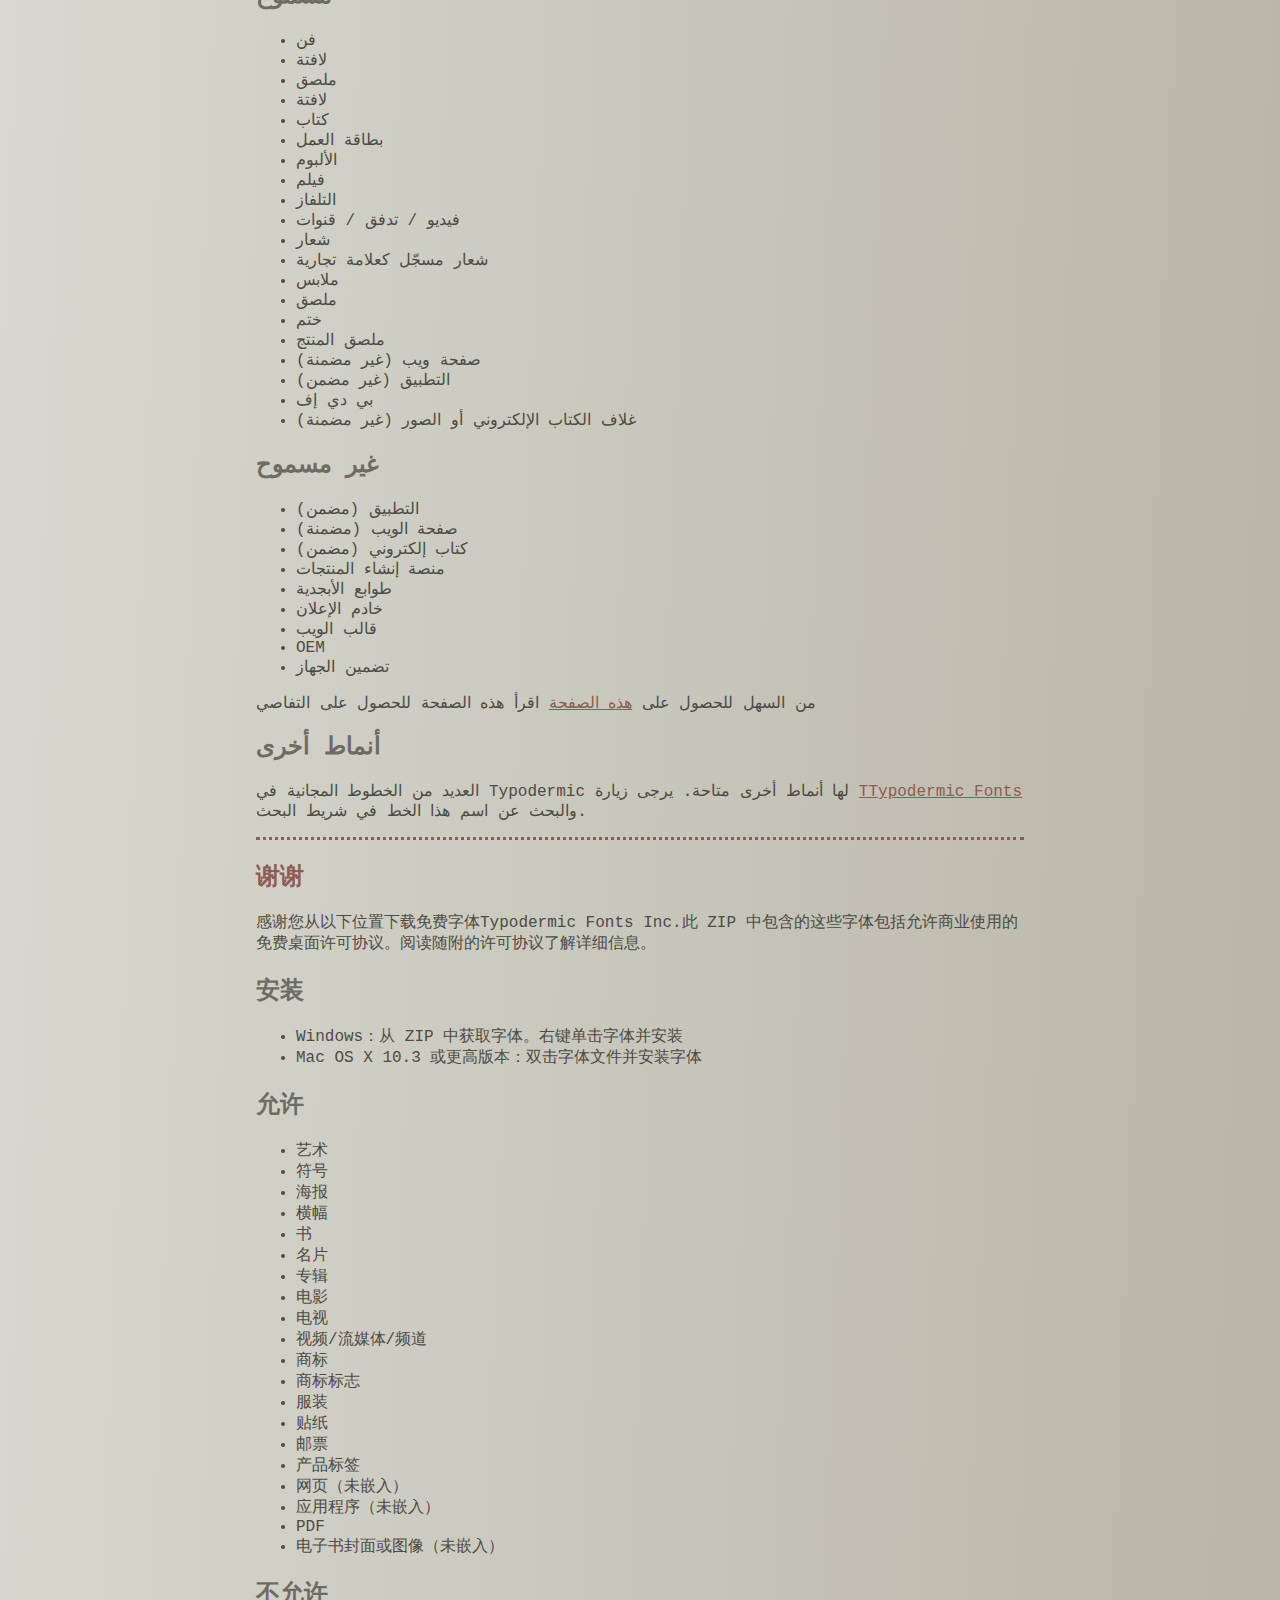
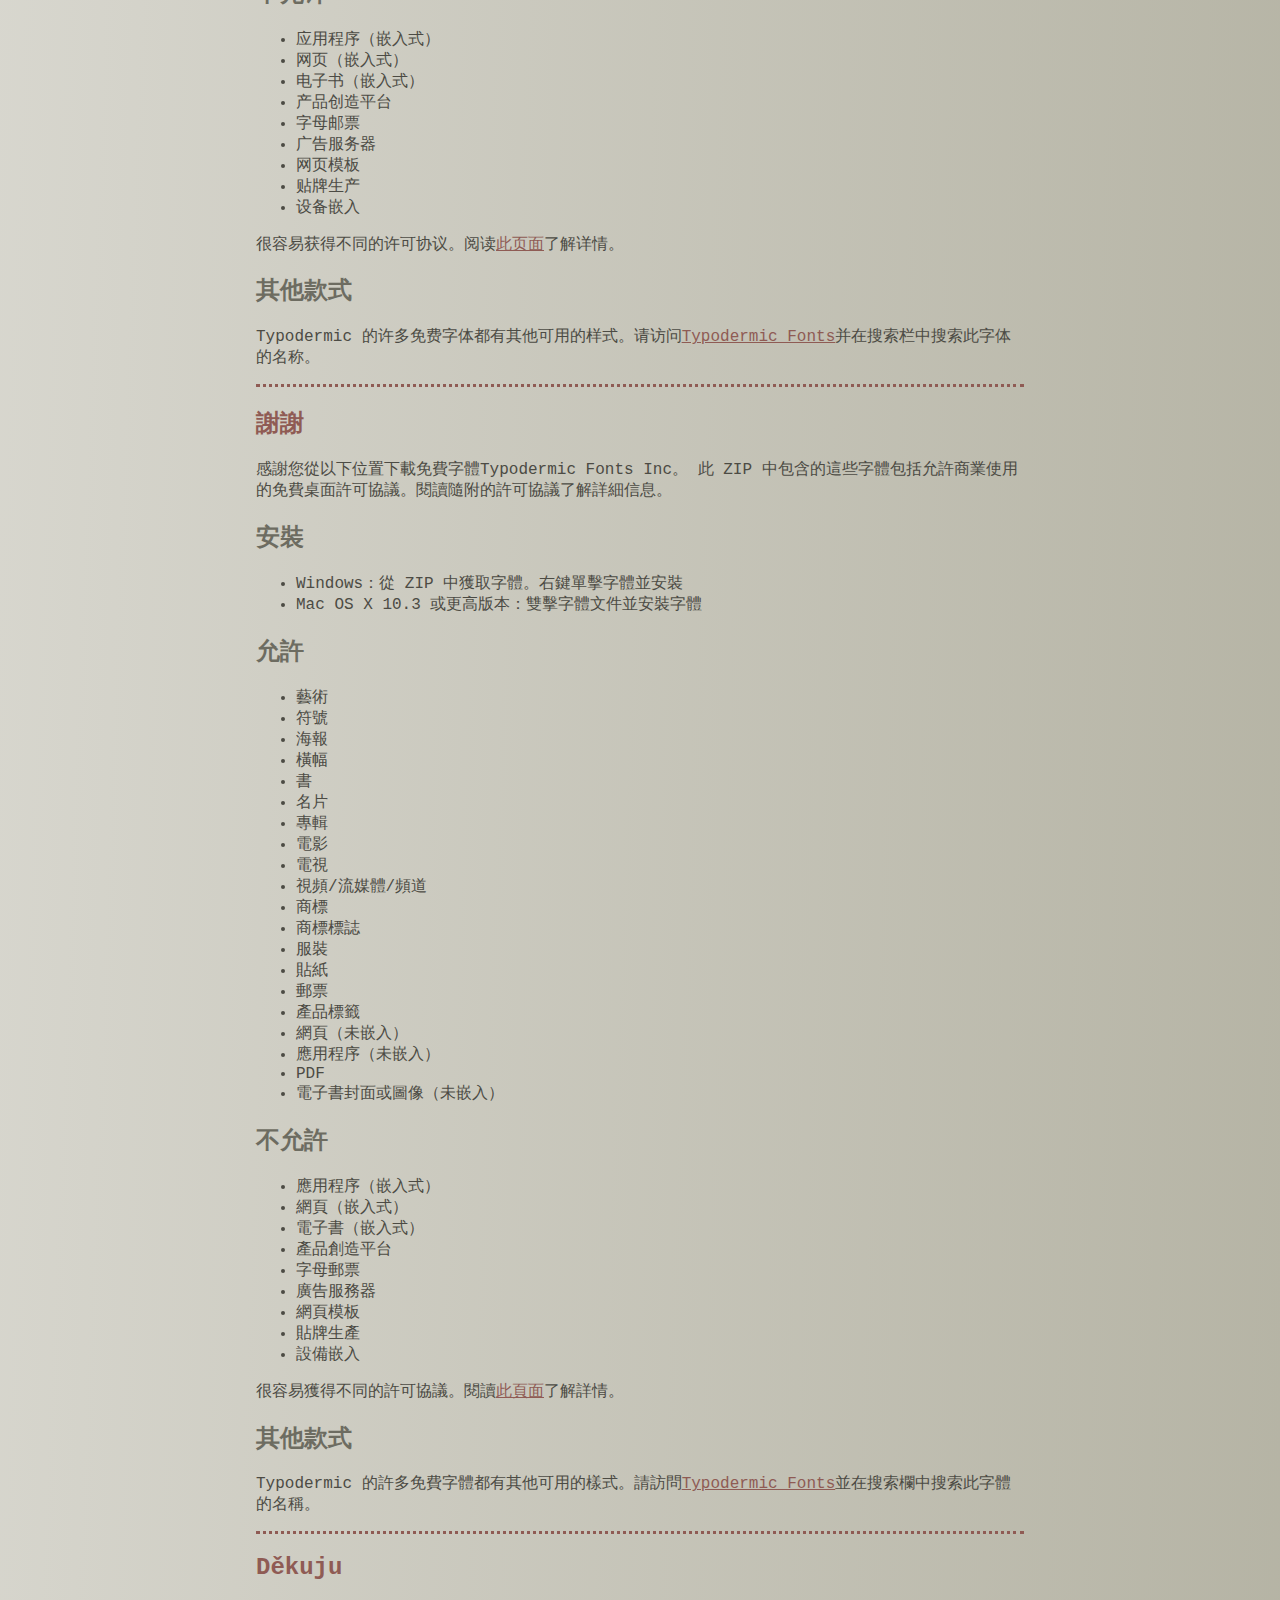
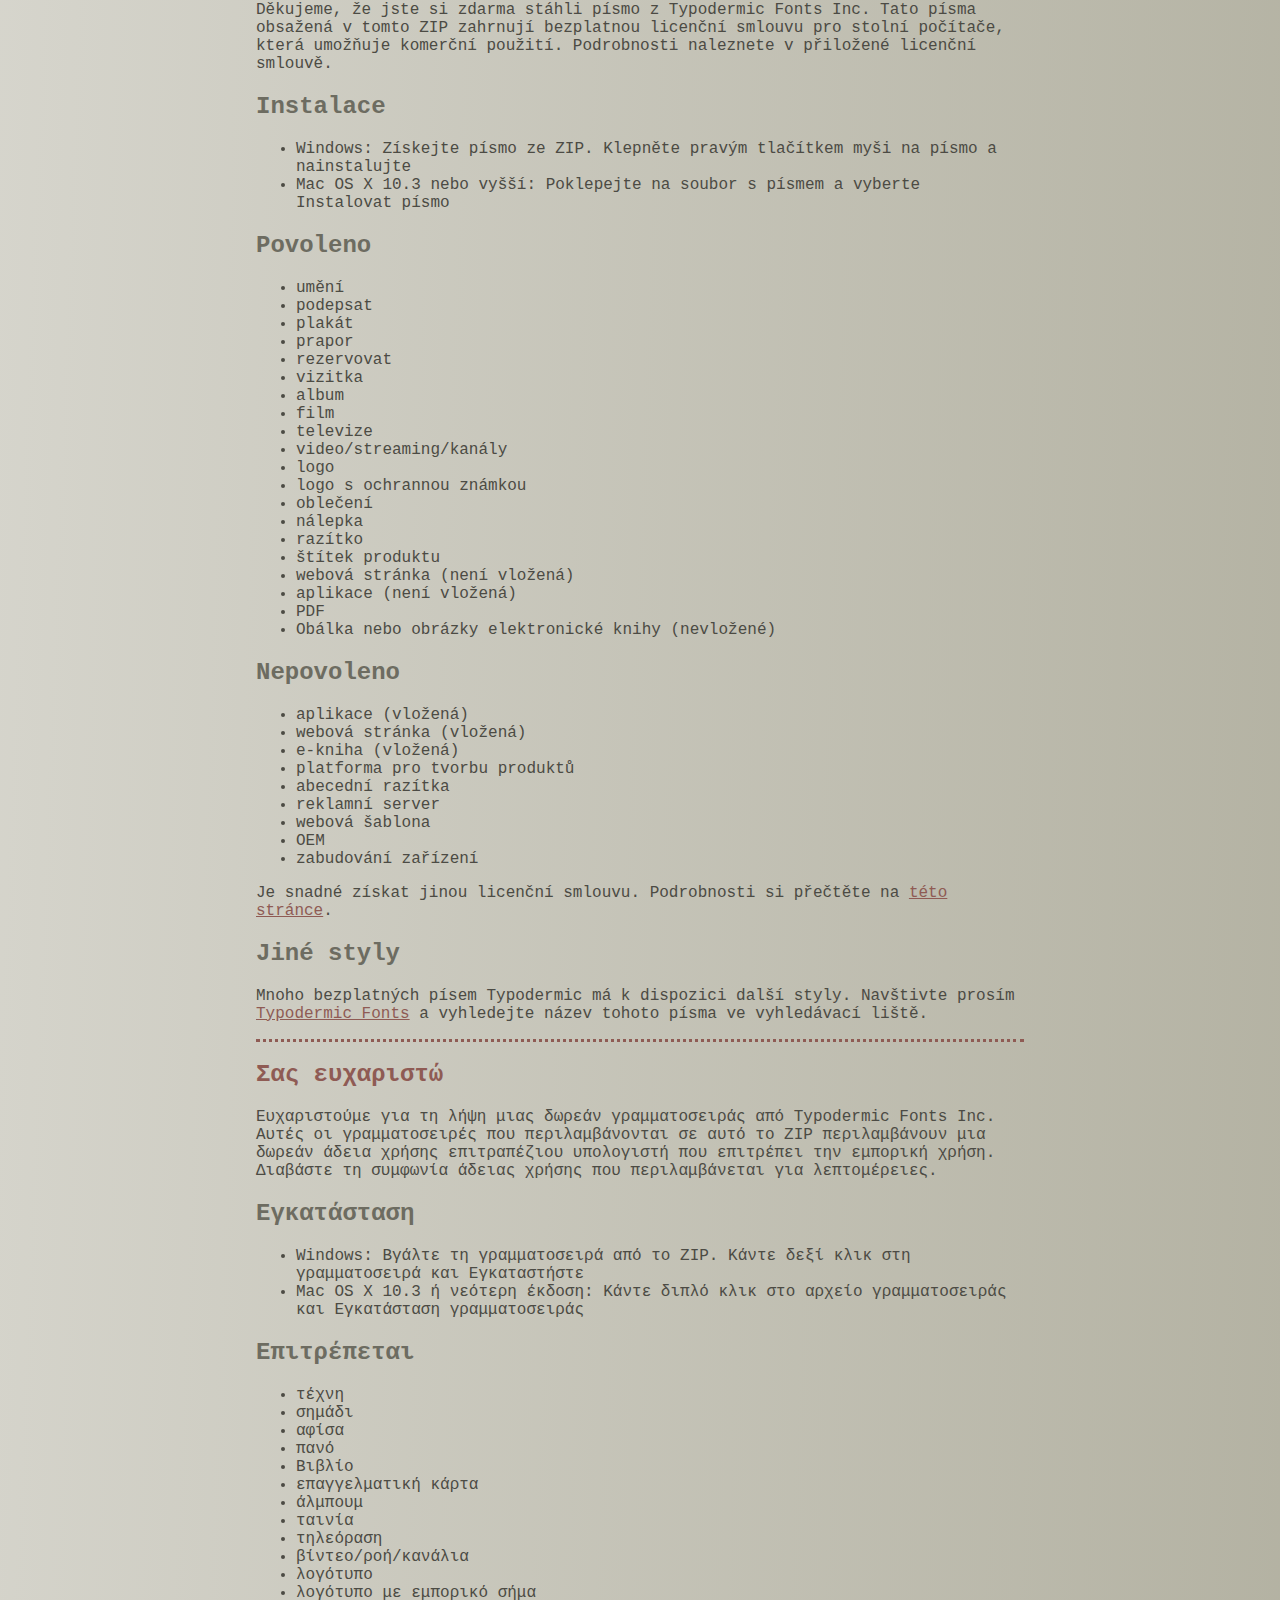
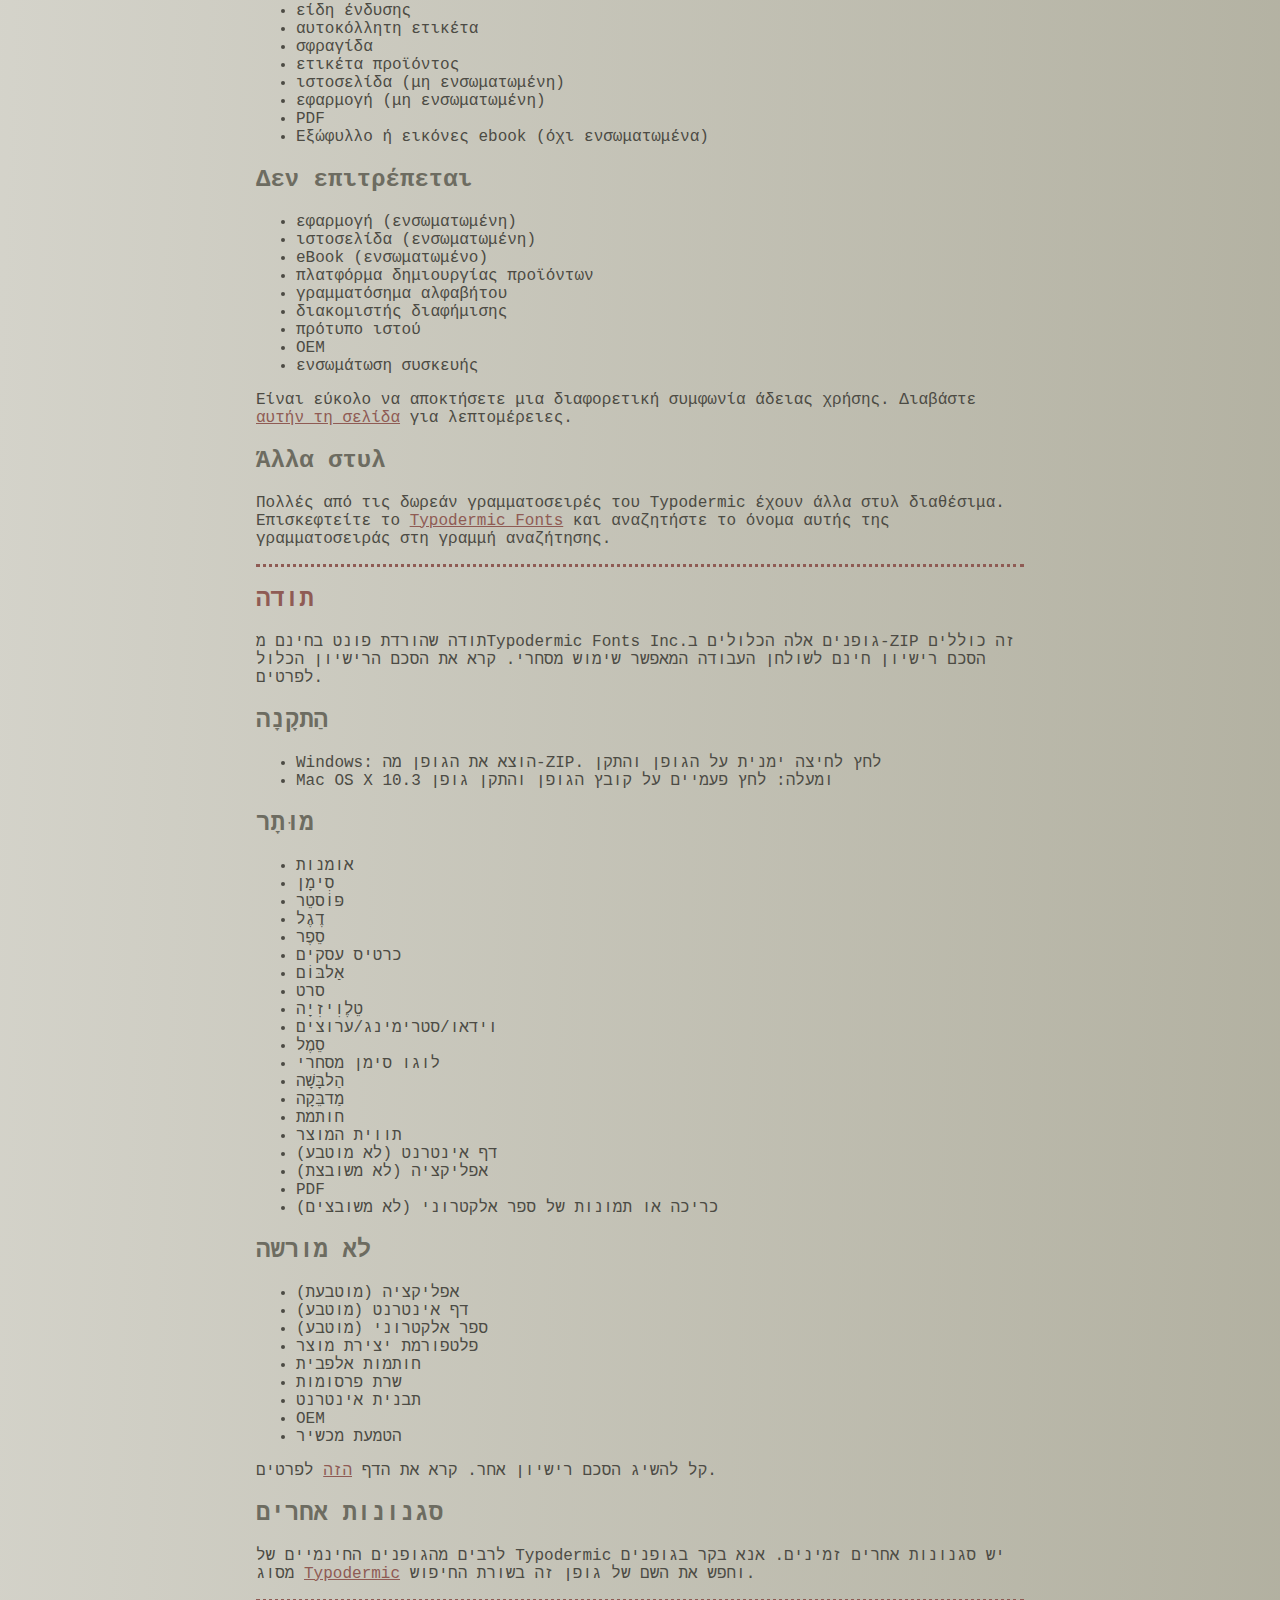
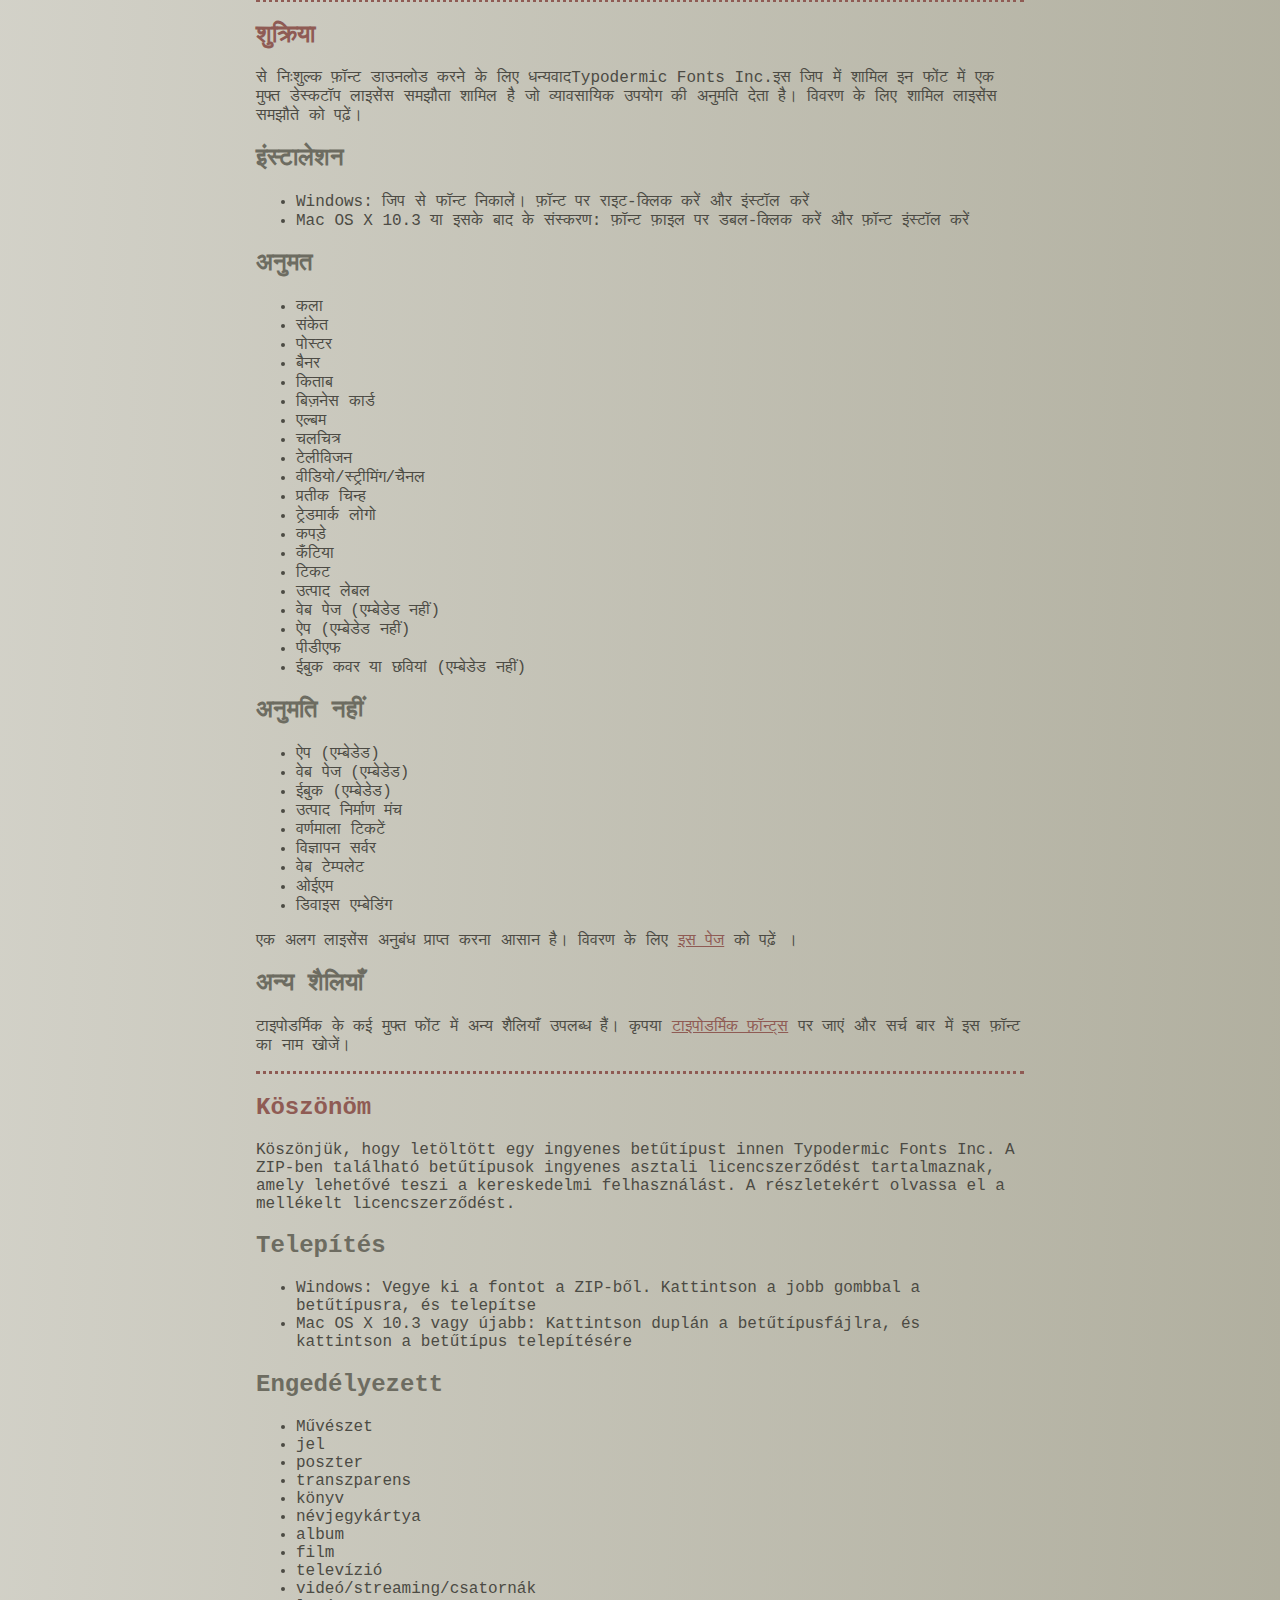
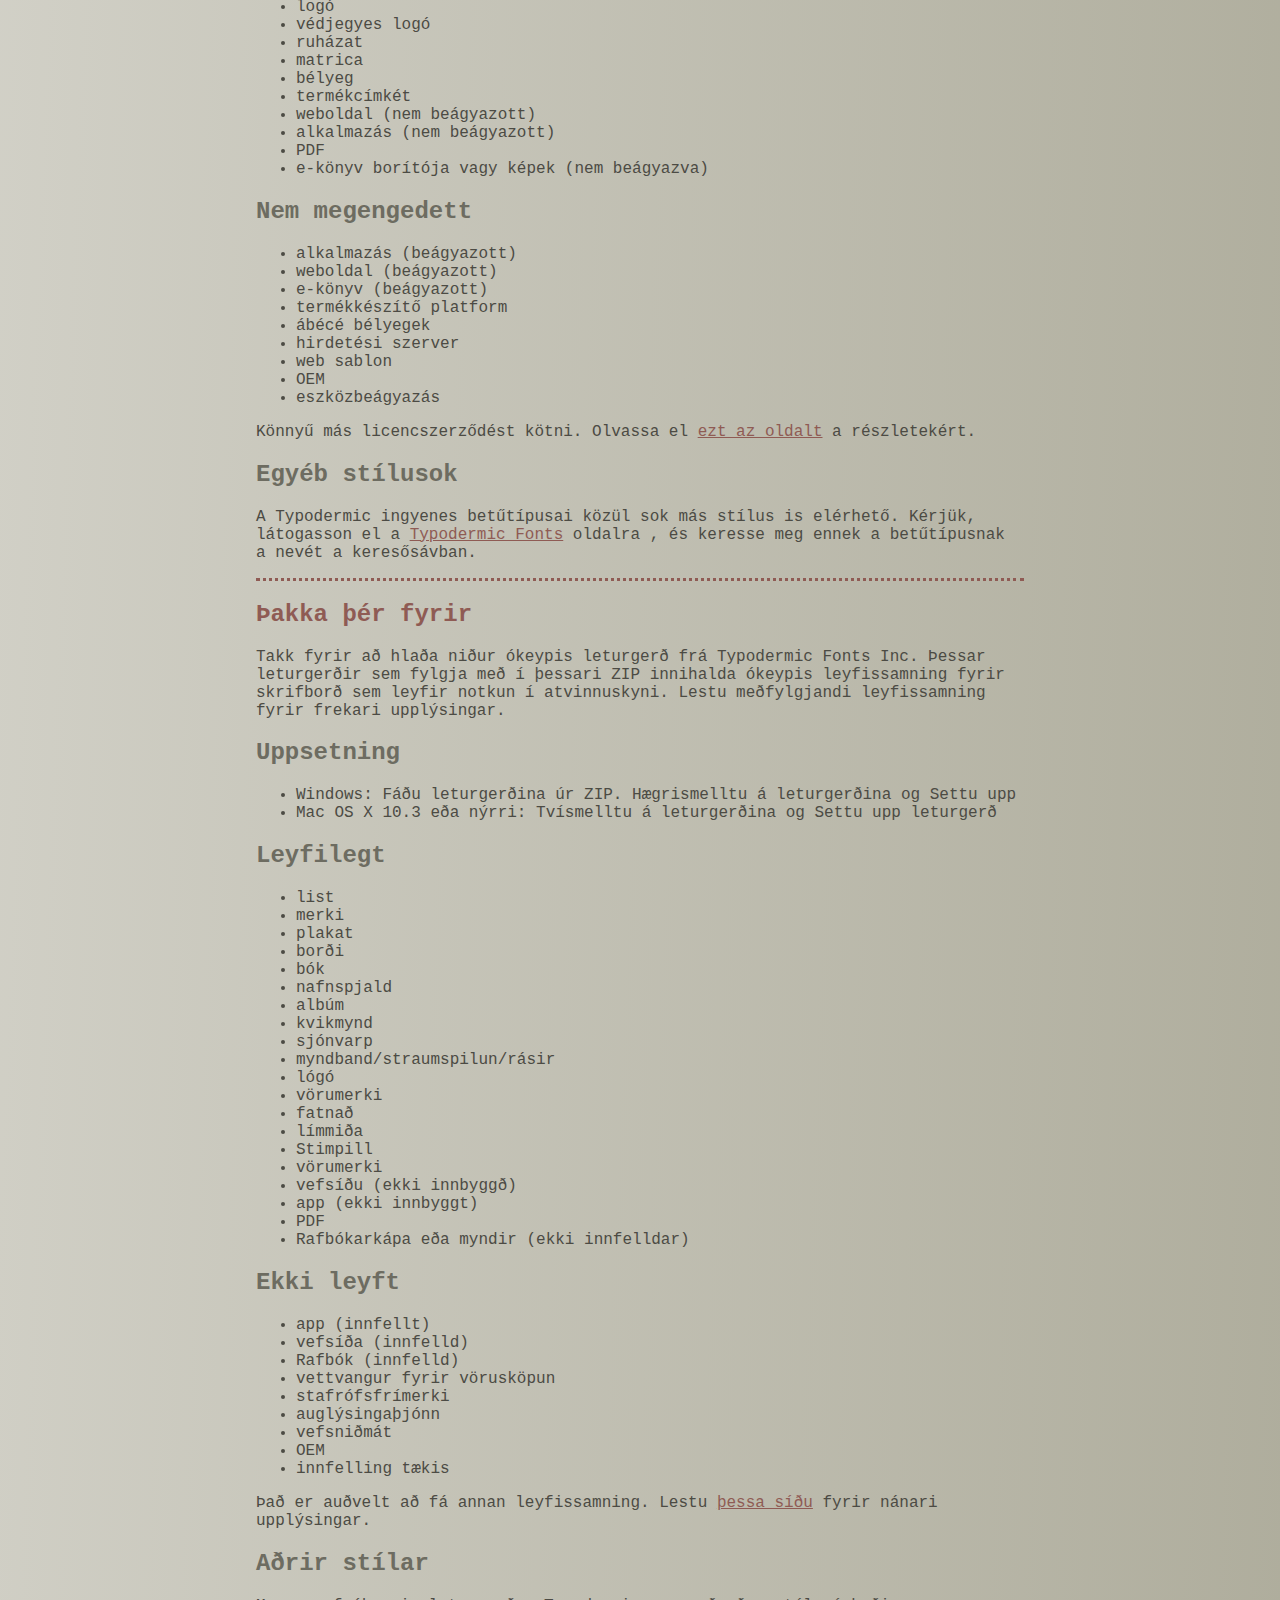
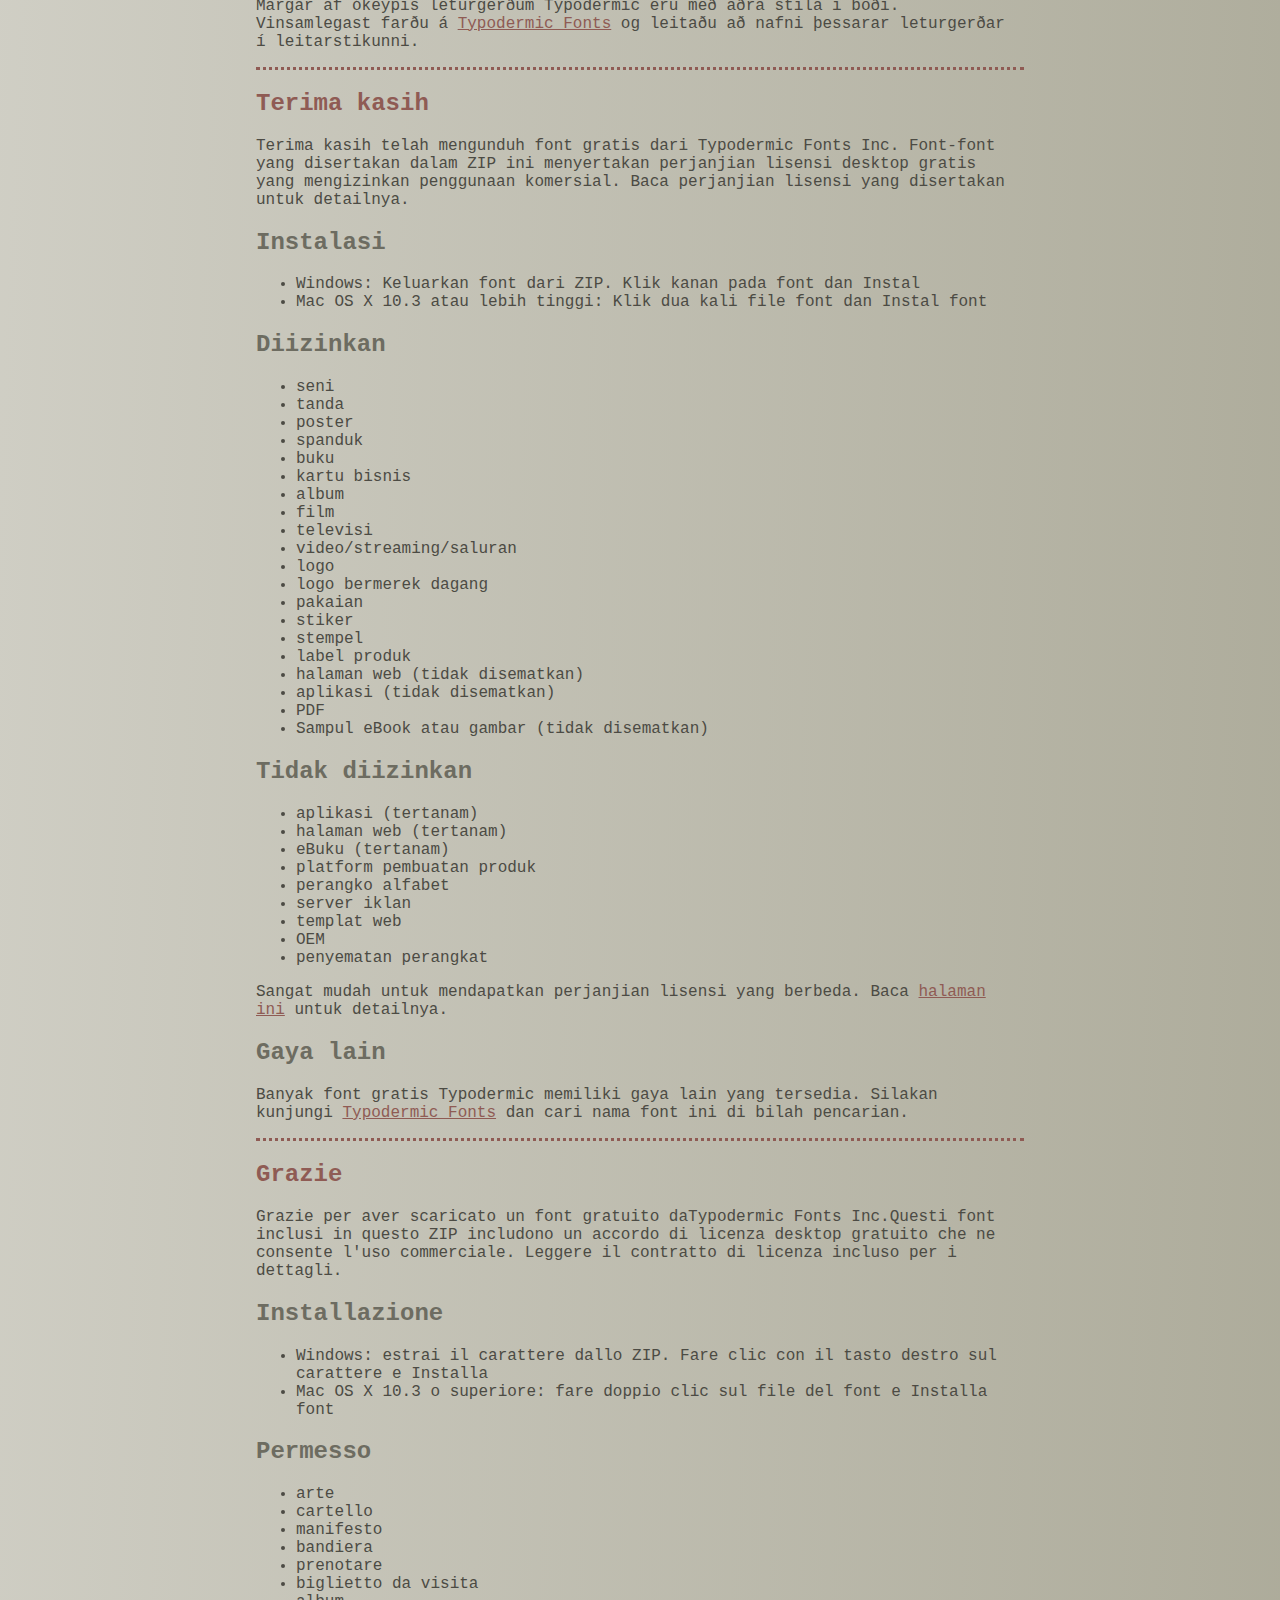
<file: Fonts/ethnocentric/read-this.html>
<head>
<meta http-equiv="Content-Type" content="text/html; charset=utf-8">
<title>Typodermic Fonts Inc. Free Font Instructions 2023</title>
<style type="text/css">
body {margin:30px 20% 120px 20%; padding:0px; font-family:Consolas, Courier, sans-serif; color:#4c4b44; background-color:#c2c1b3;
/* IE10 Consumer Preview */ 
background-image: -ms-linear-gradient(top left, #DEDDD6 0%, #9D9B87 100%);
/* Mozilla Firefox */ 
background-image: -moz-linear-gradient(top left, #DEDDD6 0%, #9D9B87 100%);
/* Opera */ 
background-image: -o-linear-gradient(top left, #DEDDD6 0%, #9D9B87 100%);
/* Webkit (Safari/Chrome 10) */ 
background-image: -webkit-gradient(linear, left top, right bottom, color-stop(0, #DEDDD6), color-stop(1, #9D9B87));
/* Webkit (Chrome 11+) */ 
background-image: -webkit-linear-gradient(top left, #DEDDD6 0%, #9D9B87 100%);
/* W3C Markup, IE10 Release Preview */ 
background-image: linear-gradient(to bottom right, #DEDDD6 0%, #9D9B87 100%);
	}
h2 {color:#6d6c61;}
a {color:#8f5b54;}
a:hover {color:#ffffff; background-color:#9a998c;}
hr.dotted {border: 0; border-top: 3px dotted #8f5b54;}
</style>
</head>

<body>

<br>

<p translate="no">
<a href="#German">Deutsch</a>
<a href="#Spanish">Español</a>
<a href="#French">Français</a>
<a href="#Arabic">العربية</a>
<a href="#Chinese">中国简体</a>
<a href="#Chinese(trad)">簡體字</a>
<a href="#Czech">Čeština</a>
<a href="#Greek">Ελληνικά</a>
<a href="#Hebrew">עִבְרִית</a>
<a href="#Hindi">हिन्दी</a>
<a href="#Hungarian">Magyar</a>
<a href="#Icelandic">Íslenska</a>
<a href="#Indonesian">Indonesia</a>
<a href="#Italian">Italiano</a>
<a href="#Korean">한국말</a>
<a href="#Japanese">日本語</a>
<a href="#Norwegian">Norsk</a>
<a href="#Polish">Język&nbsp;Polski</a>
<a href="#Portuguese">Português</a>
<a href="#Punjabi">ਪੰਜਾਬੀ</a>
<a href="#Romanian">Română</a>
<a href="#Russian">Русский</a>
<a href="#Swedish">Svenska</a>
<a href="#Tamil">தமிழ்</a>
<a href="#Thai">ภาษาไทย</a>
<a href="#Turkish">Türkçe</a>
<a href="#Ukrainian">Українська&nbsp;мова</a>
<a href="#Vietnamese">Tiếng&nbsp;Việt</a>
</p>

<h2>Thank you</h2>

<p>Thanks for downloading a free font from <span translate="no">Typodermic Fonts Inc.</span> These fonts included in this ZIP include a free desktop license agreement which permits commercial use. Read the included license agreement for details.</p>


<h2>Installation</h2>
<ul><li>Windows: Get the font out of the ZIP. Right-click on the font and <em>Install</em><li>Mac OS X 10.3 or above: Double-click the font file and <em>Install font</em></ul>

<h2>Allowed</h2>

<ul>
<li>art</li>
<li>sign</li>
<li>poster</li>
<li>banner</li>
<li>book</li>
<li>business card</li>
<li>album</li>
<li>movie</li>
<li>television</li>
<li>video/streaming/channels</li>
<li>logo</li>
<li>trademarked logo</li>
<li>clothing</li>
<li>sticker</li>
<li>stamp</li>
<li>product label</li>
<li>web page (not embedded)</li>
<li>app (not embedded)</li>
<li>PDF</li>
<li>eBook cover or images (not embedded)</li>
</ul>

<h2>Not allowed</h2>

<ul>
<li>app (embedded)</li>
<li>web page (embedded)</li>
<li>eBook (embedded)</li>
<li>product creation platform</li>
<li>alphabet stamps</li>
<li>advertisment server</li>
<li>web template</li>
<li>OEM</li>
<li>device embedding</li>
</ul>

<p>It&rsquo;s easy to get a different license agreement. Read the <a href="https://typodermicfonts.com/license/">this page</a> for details. </p>

<h2>Other styles</h2>

<p>Many of Typodermic's free fonts have other styles available. Please visit <a href="https://typodermicfonts.com">Typodermic Fonts</a> and search for the name of this font in the search bar.</p>

<hr class="dotted">

<h2><a id="German">Danke dir</a></h2>

<p>Vielen Dank, dass Sie eine kostenlose Schriftart von heruntergeladen haben Typodermic Fonts Inc. Diese in diesem ZIP enthaltenen Schriftarten beinhalten eine kostenlose Desktop-Lizenzvereinbarung, die eine kommerzielle Nutzung erlaubt. Lesen Sie die beigefügte Lizenzvereinbarung für Details.</p>


<h2>Installation</h2>
<ul><li>Windows: Holen Sie sich die Schriftart aus dem ZIP. Klicken Sie mit der rechten Maustaste auf die Schriftart und installieren Sie si<li>Mac OS X 10.3 oder höher: Doppelklicken Sie auf die Schriftartdatei und Schriftart installieren </ul>

<h2>Erlaubt</h2>

<ul>
<li>Kunst</li>
<li>Zeichen</li>
<li>Poster</li>
<li>Banner</li>
<li>Buchen</li>
<li>Visitenkarte</li>
<li>Album</li>
<li>Film</li>
<li>Fernsehen</li>
<li>Video/Streaming/Kanäle</li>
<li>Logo</li>
<li>markenrechtlich geschütztes Logo</li>
<li>Kleidung</li>
<li>Aufkleber</li>
<li>Briefmarke</li>
<li>Produktetikett</li>
<li>Webseite (nicht eingebettet)</li>
<li>App (nicht eingebettet)</li>
<li>PDF</li>
<li>eBook-Cover oder Bilder (nicht eingebettet)</li>
</ul>

<h2>Nicht erlaubt</h2>

<ul>
<li>App (eingebettet)</li>
<li>Webseite (eingebettet)</li>
<li>eBook (eingebettet)</li>
<li>Produkterstellungsplattform</li>
<li>Alphabet-Briefmarken</li>
<li>Werbeserver</li>
<li>Web-Vorlage</li>
<li>Erstausrüster</li>
<li>Geräteeinbettung</li>
</ul>

<p>Es ist einfach, eine andere Lizenzvereinbarung zu erhalten. Lesen Sie <a href="https://typodermicfonts.com/license/">diese Seite</a> für Details.</p>

<h2>Andere Stile</h2>

<p>Für viele der kostenlosen Schriftarten von Typodermic sind andere Stile verfügbar. Bitte besuchen Sie <a href="https://typodermicfonts.com">Typodermic Fonts</a> und suchen Sie in der Suchleiste nach dem Namen dieser Schriftart.</p>


<hr class="dotted">

<h2><a id="Spanish">Gracias</a></h2>

<p>Gracias por descargar una fuente gratuita de Typodermic Fonts Inc. Estas fuentes incluidas en este ZIP incluyen un acuerdo de licencia de escritorio gratuito que permite el uso comercial. Lea el acuerdo de licencia incluido para más detalles.</p>


<h2>Instalación</h2>
<ul><li>Windows: Saque la fuente del ZIP. Haga clic derecho en la fuente e instalar <li>Mac OS X 10.3 o superior: haga doble clic en el archivo de fuente e instale la fuente</ul>

<h2>Permitido</h2>

<ul>
<li>Arte</li>
<li>signo</li>
<li>póster</li>
<li>bandera</li>
<li>libro</li>
<li>tarjeta de visita</li>
<li>álbum</li>
<li>película</li>
<li>televisión</li>
<li>video/transmisión/canales</li>
<li>logo</li>
<li>logotipo de marca registrada</li>
<li>ropa</li>
<li>pegatina</li>
<li>estampilla</li>
<li>etiqueta del producto</li>
<li>página web (no incrustada)</li>
<li>aplicación (no incrustada)</li>
<li>PDF</li>
<li>Portada del libro electrónico o imágenes (no incrustadas)</li>
</ul>


<h2>No permitido</h2>

<ul>
<li>aplicación (incrustada)</li>
<li>página web (incrustada)</li>
<li>eBook (incrustado)</li>
<li>plataforma de creación de productos</li>
<li>sellos del alfabeto</li>
<li>servidor de anuncios</li>
<li>plantilla web</li>
<li>OEM</li>
<li>incrustación de dispositivo</li>
</ul>

<p>Es fácil obtener un acuerdo de licencia diferente. Lea <a href="https://typodermicfonts.com/license/">esta página</a> para más detalles.</p>

<h2>Otros estilos</h2>

<p>Muchas de las fuentes gratuitas de Typodermic tienen otros estilos disponibles. Visite  <a href="https://typodermicfonts.com">Typodermic Fonts</a> y busque el nombre de esta fuente en la barra de búsqueda.</p>


<hr class="dotted">

<h2><a id="French">Merci</a></h2>

<p>Merci d'avoir téléchargé une police gratuite sur Typodermic Fonts Inc. Ces polices incluses dans ce ZIP incluent un accord de licence de bureau gratuit qui permet une utilisation commerciale. Lisez le contrat de licence inclus pour plus de détails.</p>


<h2>Installation</h2>
<ul><li>Windows : extrayez la police du ZIP. Faites un clic droit sur la police et installez<li>Mac OS X 10.3 ou supérieur : double-cliquez sur le fichier de police et installez la police</ul>
  



<h2>Autorisé</h2>

<ul>
<li>de l'art</li>
<li>pancarte</li>
<li>affiche</li>
<li>bannière</li>
<li>livre</li>
<li>carte de visite</li>
<li>album</li>
<li>film</li>
<li>télévision</li>
<li>vidéo/streaming/chaînes</li>
<li>logo</li>
<li>logo de marque</li>
<li>Vêtements</li>
<li>autocollant</li>
<li>timbre</li>
<li>étiquette du produit</li>
<li>page Web (non intégrée)</li>
<li>application (non intégrée)</li>
<li>PDF</li>
<li>Couverture ou images d'eBook (non intégrées)</li>
</ul>
 


<h2>Interdit</h2>

<ul>
<li>application (intégrée)</li>
<li>page Web (intégrée)</li>
<li>eBook (intégré)</li>
<li>plateforme de création de produits</li>
<li>timbres alphabétiques</li>
<li>serveur de publicité</li>
<li>modèle web</li>
<li>FEO</li>
<li>intégration de l'appareil</li>
</ul>

<p>Il est facile d'obtenir un autre contrat de licence. Lisez  <a href="https://typodermicfonts.com/license/">cette page</a> pour plus de détails.</p>

<h2>Autres modèles</h2>

<p>De nombreuses polices gratuites de Typodermic proposent d'autres styles. Veuillez visiter  <a href="https://typodermicfonts.com">Typodermic Fonts</a> et rechercher le nom de cette police dans la barre de recherche.</p>


<hr class="dotted">

<h2><a id="Arabic">شكرًا لك</a></h2>

<p>

شكرا لتحميل الخط المجاني من Typodermic Fonts Inc. تتضمن هذه الخطوط المضمنة في ملف ZIP هذا اتفاقية ترخيص سطح مكتب مجانية تسمح بالاستخدام التجاري. اقرأ اتفاقية الترخيص المضمنة للحصول على التفاصيل.</p>


<h2>التركيب</h2>
<ul><li>Windows: أخرج الخط من ملف ZIP. انقر بزر الماوس الأيمن فوق الخط وتثبيت
    نظام التشغيل <li>Mac OS X 10.3 أو إصدار أحدث: انقر نقرًا مزدوجًا فوق ملف الخط وقم بتثبيت الخط</em></ul>

<h2>مسموح</h2>

<ul>
<li>فن</li>
<li>لافتة</li>
<li>ملصق</li>
<li>لافتة</li>
<li>كتاب</li>
<li>بطاقة العمل</li>
<li>الألبوم</li>
<li>فيلم</li>
<li>التلفاز</li>
<li>فيديو / تدفق / قنوات</li>
<li>شعار</li>
<li>شعار مسجّل كعلامة تجارية</li>
<li>ملابس</li>
<li>ملصق</li>
<li>ختم</li>
<li>ملصق المنتج</li>
<li>صفحة ويب (غير مضمنة)</li>
<li>التطبيق (غير مضمن)</li>
<li>بي دي إف</li>
<li>غلاف الكتاب الإلكتروني أو الصور (غير مضمنة)</li>
</ul>

<h2>غير مسموح</h2>

<ul>
<li>التطبيق (مضمن)</li>
<li>صفحة الويب (مضمنة)</li>
<li>كتاب إلكتروني (مضمن)</li>
<li>منصة إنشاء المنتجات</li>
<li>طوابع الأبجدية</li>
<li>خادم الإعلان</li>
<li>قالب الويب</li>
<li>OEM</li>
<li>تضمين الجهاز</li>
</ul>

<p>من السهل  للحصول على <a href="https://typodermicfonts.com/license/">هذه الصفحة</a>  اقرأ هذه الصفحة للحصول على التفاصي</p>


<h2>أنماط أخرى</h2>

<p>العديد من الخطوط المجانية في Typodermic لها أنماط أخرى متاحة. يرجى زيارة <a href="https://typodermicfonts.com">TTypodermic Fonts</a> والبحث عن اسم هذا الخط في شريط البحث.</p>


<hr class="dotted">

<h2><a id="Chinese">谢谢</a></h2>

<p>感谢您从以下位置下载免费字体Typodermic Fonts Inc.此 ZIP 中包含的这些字体包括允许商业使用的免费桌面许可协议。阅读随附的许可协议了解详细信息。</p>


<h2>安装</h2>
<ul><li>Windows：从 ZIP 中获取字体。右键单击字体并安装<li>Mac OS X 10.3 或更高版本：双击字体文件并安装字体 </ul>

<h2>允许</h2>





<ul>
<li>艺术</li>
<li>符号</li>
<li>海报</li>
<li>横幅</li>
<li>书</li>
<li>名片</li>
<li>专辑</li>
<li>电影</li>
<li>电视</li>
<li>视频/流媒体/频道</li>
<li>商标</li>
<li>商标标志</li>
<li>服装</li>
<li>贴纸</li>
<li>邮票</li>
<li>产品标签</li>
<li>网页（未嵌入）</li>
<li>应用程序（未嵌入）</li>
<li>PDF</li>
<li>电子书封面或图像（未嵌入）</li>
</ul>

<h2>不允许</h2>

<ul>
<li>应用程序（嵌入式）</li>
<li>网页（嵌入式）</li>
<li>电子书（嵌入式）</li>
<li>产品创造平台</li>
<li>字母邮票</li>
<li>广告服务器</li>
<li>网页模板</li>
<li>贴牌生产</li>
<li>设备嵌入</li>
</ul>

<p>很容易获得不同的许可协议。阅读<a href="https://typodermicfonts.com/license/">此页面</a>了解详情。</p>

<h2>其他款式</h2>

<p>Typodermic 的许多免费字体都有其他可用的样式。请访问<a href="https://typodermicfonts.com">Typodermic Fonts</a>并在搜索栏中搜索此字体的名称。</p>


<hr class="dotted">

<h2><a id="Chinese(trad)">謝謝</a></h2>

<p>感謝您從以下位置下載免費字體Typodermic Fonts Inc。 此 ZIP 中包含的這些字體包括允許商業使用的免費桌面許可協議。閱讀隨附的許可協議了解詳細信息。</p>


<h2>安裝</h2>
<ul><li>Windows：從 ZIP 中獲取字體。右鍵單擊字體並安裝<li>Mac OS X 10.3 或更高版本：雙擊字體文件並安裝字體 </ul>

<h2>允許</h2>

<ul>
<li>藝術</li>
<li>符號</li>
<li>海報</li>
<li>橫幅</li>
<li>書</li>
<li>名片</li>
<li>專輯</li>
<li>電影</li>
<li>電視</li>
<li>視頻/流媒體/頻道</li>
<li>商標</li>
<li>商標標誌</li>
<li>服裝</li>
<li>貼紙</li>
<li>郵票</li>
<li>產品標籤</li>
<li>網頁（未嵌入）</li>
<li>應用程序（未嵌入）</li>
<li>PDF</li>
<li>電子書封面或圖像（未嵌入）</li>


</ul>

<h2>不允許</h2>

<ul>
<li>應用程序（嵌入式）</li>
<li>網頁（嵌入式）</li>
<li>電子書（嵌入式）</li>
<li>產品創造平台</li>
<li>字母郵票</li>
<li>廣告服務器</li>
<li>網頁模板</li>
<li>貼牌生產</li>
<li>設備嵌入</li>
</ul>

<p>很容易獲得不同的許可協議。閱讀<a href="https://typodermicfonts.com/license/">此頁面</a>了解詳情。</p>

<h2>其他款式</h2>

<p>Typodermic 的許多免費字體都有其他可用的樣式。請訪問<a href="https://typodermicfonts.com">Typodermic Fonts</a>並在搜索欄中搜索此字體的名稱。</p>


<hr class="dotted">

<h2><a id="Czech">Děkuju</a></h2>

<p>Děkujeme, že jste si zdarma stáhli písmo z Typodermic Fonts Inc. Tato písma obsažená v tomto ZIP zahrnují bezplatnou licenční smlouvu pro stolní počítače, která umožňuje komerční použití. Podrobnosti naleznete v přiložené licenční smlouvě.</p>


<h2>Instalace</h2>
<ul><li>Windows: Získejte písmo ze ZIP. Klepněte pravým tlačítkem myši na písmo a nainstalujte <li>Mac OS X 10.3 nebo vyšší: Poklepejte na soubor s písmem a vyberte Instalovat písmo </ul>

<h2>Povoleno</h2>

<ul>
<li>umění</li>
<li>podepsat</li>
<li>plakát</li>
<li>prapor</li>
<li>rezervovat</li>
<li>vizitka</li>
<li>album</li>
<li>film</li>
<li>televize</li>
<li>video/streaming/kanály</li>
<li>logo</li>
<li>logo s ochrannou známkou</li>
<li>oblečení</li>
<li>nálepka</li>
<li>razítko</li>
<li>štítek produktu</li>
<li>webová stránka (není vložená)</li>
<li>aplikace (není vložená)</li>
<li>PDF</li>
<li>Obálka nebo obrázky elektronické knihy (nevložené)</li>
</ul>

<h2>Nepovoleno</h2>

<ul>
<li>aplikace (vložená)</li>
<li>webová stránka (vložená)</li>
<li>e-kniha (vložená)</li>
<li>platforma pro tvorbu produktů</li>
<li>abecední razítka</li>
<li>reklamní server</li>
<li>webová šablona</li>
<li>OEM</li>
<li>zabudování zařízení</li>
</ul>

<p>Je snadné získat jinou licenční smlouvu. Podrobnosti si přečtěte na <a href="https://typodermicfonts.com/license/">této stránce</a>.

<h2>Jiné styly</h2>

<p>Mnoho bezplatných písem Typodermic má k dispozici další styly. Navštivte prosím <a href="https://typodermicfonts.com">Typodermic Fonts</a> a vyhledejte název tohoto písma ve vyhledávací liště.</p>

<hr class="dotted">

<h2><a id="Greek">Σας ευχαριστώ</a></h2>

<p>Ευχαριστούμε για τη λήψη μιας δωρεάν γραμματοσειράς από Typodermic Fonts Inc. Αυτές οι γραμματοσειρές που περιλαμβάνονται σε αυτό το ZIP περιλαμβάνουν μια δωρεάν άδεια χρήσης επιτραπέζιου υπολογιστή που επιτρέπει την εμπορική χρήση. Διαβάστε τη συμφωνία άδειας χρήσης που περιλαμβάνεται για λεπτομέρειες.</p>


<h2>Εγκατάσταση</h2>
<ul><li>Windows: Βγάλτε τη γραμματοσειρά από το ZIP. Κάντε δεξί κλικ στη γραμματοσειρά και Εγκαταστήστε <li>Mac OS X 10.3 ή νεότερη έκδοση: Κάντε διπλό κλικ στο αρχείο γραμματοσειράς και Εγκατάσταση γραμματοσειράς</ul>

<h2>Επιτρέπεται</h2>

<ul>
<li>τέχνη</li>
<li>σημάδι</li>
<li>αφίσα</li>
<li>πανό</li>
<li>Βιβλίο</li>
<li>επαγγελματική κάρτα</li>
<li>άλμπουμ</li>
<li>ταινία</li>
<li>τηλεόραση</li>
<li>βίντεο/ροή/κανάλια</li>
<li>λογότυπο</li>
<li>λογότυπο με εμπορικό σήμα</li>
<li>είδη ένδυσης</li>
<li>αυτοκόλλητη ετικέτα</li>
<li>σφραγίδα</li>
<li>ετικέτα προϊόντος</li>
<li>ιστοσελίδα (μη ενσωματωμένη)</li>
<li>εφαρμογή (μη ενσωματωμένη)</li>
<li>PDF</li>
<li>Εξώφυλλο ή εικόνες ebook (όχι ενσωματωμένα)</li>
</ul>

<h2>Δεν επιτρέπεται</h2>

<ul>
<li>εφαρμογή (ενσωματωμένη)</li>
<li>ιστοσελίδα (ενσωματωμένη)</li>
<li>eBook (ενσωματωμένο)</li>
<li>πλατφόρμα δημιουργίας προϊόντων</li>
<li>γραμματόσημα αλφαβήτου</li>
<li>διακομιστής διαφήμισης</li>
<li>πρότυπο ιστού</li>
<li>OEM</li>
<li>ενσωμάτωση συσκευής</li>
</ul>

<p>Είναι εύκολο να αποκτήσετε μια διαφορετική συμφωνία άδειας χρήσης. Διαβάστε <a href="https://typodermicfonts.com/license/">αυτήν τη σελίδα</a> για λεπτομέρειες.</p>

<h2>Άλλα στυλ</h2>

<p>Πολλές από τις δωρεάν γραμματοσειρές του Typodermic έχουν άλλα στυλ διαθέσιμα. Επισκεφτείτε το <a href="https://typodermicfonts.com">Typodermic Fonts</a> και αναζητήστε το όνομα αυτής της γραμματοσειράς στη γραμμή αναζήτησης.</p>


<hr class="dotted">

<h2><a id="Hebrew">תודה</a></h2>

<p>תודה שהורדת פונט בחינם מTypodermic Fonts Inc.גופנים אלה הכלולים ב-ZIP זה כוללים הסכם רישיון חינם לשולחן העבודה המאפשר שימוש מסחרי. קרא את הסכם הרישיון הכלול לפרטים.</p>


<h2>הַתקָנָה</h2>
<ul><li>Windows: הוצא את הגופן מה-ZIP. לחץ לחיצה ימנית על הגופן והתקן<li>Mac OS X 10.3 ומעלה: לחץ פעמיים על קובץ הגופן והתקן גופן</ul>

   
<h2>מוּתָר</h2>

<ul>
<li>אומנות</li>
<li>סִימָן</li>
<li>פּוֹסטֵר</li>
<li>דֶגֶל</li>
<li>סֵפֶר</li>
<li>כרטיס עסקים</li>
<li>אַלבּוֹם</li>
<li>סרט</li>
<li>טֵלֶוִיזִיָה</li>
<li>וידאו/סטרימינג/ערוצים</li>
<li>סֵמֶל</li>
<li>לוגו סימן מסחרי</li>
<li>הַלבָּשָׁה</li>
<li>מַדבֵּקָה</li>
<li>חותמת</li>
<li>תווית המוצר</li>
<li>דף אינטרנט (לא מוטבע)</li>
<li>אפליקציה (לא משובצת)</li>
<li>PDF</li>
<li>כריכה או תמונות של ספר אלקטרוני (לא משובצים)</li>
</ul>

<h2>לא מורשה</h2>

<ul>
<li>אפליקציה (מוטבעת)</li>
<li>דף אינטרנט (מוטבע)</li>
<li>ספר אלקטרוני (מוטבע)</li>
<li>פלטפורמת יצירת מוצר</li>
<li>חותמות אלפבית</li>
<li>שרת פרסומות</li>
<li>תבנית אינטרנט</li>
<li>OEM</li>
<li>הטמעת מכשיר</li>
</ul>

<p>קל להשיג הסכם רישיון אחר. קרא את הדף <a href="https://typodermicfonts.com/license/">הזה</a> לפרטים.</p>

<h2>סגנונות אחרים</h2>

<p>לרבים מהגופנים החינמיים של Typodermic יש סגנונות אחרים זמינים. אנא בקר בגופנים מסוג <a href="https://typodermicfonts.com">Typodermic</a> וחפש את השם של גופן זה בשורת החיפוש.</p>

<hr class="dotted">

<h2><a id="Hindi">शुक्रिया</a></h2>

<p>से निःशुल्क फ़ॉन्ट डाउनलोड करने के लिए धन्यवादTypodermic Fonts Inc.इस जिप में शामिल इन फोंट में एक मुफ्त डेस्कटॉप लाइसेंस समझौता शामिल है जो व्यावसायिक उपयोग की अनुमति देता है। विवरण के लिए शामिल लाइसेंस समझौते को पढ़ें।</p>


<h2>इंस्टालेशन</h2>
<ul><li>Windows: जिप से फॉन्ट निकालें। फ़ॉन्ट पर राइट-क्लिक करें और इंस्टॉल करें<li>Mac OS X 10.3 या इसके बाद के संस्करण: फ़ॉन्ट फ़ाइल पर डबल-क्लिक करें और फ़ॉन्ट इंस्टॉल करें </ul>

<h2>अनुमत</h2>

<ul>
<li>कला</li>
<li>संकेत</li>
<li>पोस्टर</li>
<li>बैनर</li>
<li>किताब</li>
<li>बिज़नेस कार्ड</li>
<li>एल्बम</li>
<li>चलचित्र</li>
<li>टेलीविजन</li>
<li>वीडियो/स्ट्रीमिंग/चैनल</li>
<li>प्रतीक चिन्ह</li>
<li>ट्रेडमार्क लोगो</li>
<li>कपड़े</li>
<li>कँटिया</li>
<li>टिकट</li>
<li>उत्पाद लेबल</li>
<li>वेब पेज (एम्बेडेड नहीं)</li>
<li>ऐप (एम्बेडेड नहीं)</li>
<li>पीडीएफ</li>
<li>ईबुक कवर या छवियां (एम्बेडेड नहीं)</li>
</ul>

<h2>अनुमति नहीं</h2>

<ul>
<li>ऐप (एम्बेडेड)</li>
<li>वेब पेज (एम्बेडेड)</li>
<li>ईबुक (एम्बेडेड)</li>
<li>उत्पाद निर्माण मंच</li>
<li>वर्णमाला टिकटें</li>
<li>विज्ञापन सर्वर</li>
<li>वेब टेम्पलेट</li>
<li>ओईएम</li>
<li>डिवाइस एम्बेडिंग</li>
</ul>

<p>एक अलग लाइसेंस अनुबंध प्राप्त करना आसान है। विवरण के लिए <a href="https://typodermicfonts.com/license/">इस पेज</a> को पढ़ें ।</p>

<h2>अन्य शैलियाँ</h2>

<p>टाइपोडर्मिक के कई मुफ्त फोंट में अन्य शैलियाँ उपलब्ध हैं। कृपया <a href="https://typodermicfonts.com">टाइपोडर्मिक फ़ॉन्ट्स</a> पर जाएं और सर्च बार में इस फ़ॉन्ट का नाम खोजें।</p>


<hr class="dotted">

<h2><a id="Hungarian">Köszönöm</a></h2>

<p>Köszönjük, hogy letöltött egy ingyenes betűtípust innen Typodermic Fonts Inc. A ZIP-ben található betűtípusok ingyenes asztali licencszerződést tartalmaznak, amely lehetővé teszi a kereskedelmi felhasználást. A részletekért olvassa el a mellékelt licencszerződést.</p>


<h2>Telepítés</h2>
<ul><li>Windows: Vegye ki a fontot a ZIP-ből. Kattintson a jobb gombbal a betűtípusra, és telepítse <li>Mac OS X 10.3 vagy újabb: Kattintson duplán a betűtípusfájlra, és kattintson a betűtípus telepítésére </ul>

<h2>Engedélyezett</h2>

<ul>
<li>Művészet</li>
<li>jel</li>
<li>poszter</li>
<li>transzparens</li>
<li>könyv</li>
<li>névjegykártya</li>
<li>album</li>
<li>film</li>
<li>televízió</li>
<li>videó/streaming/csatornák</li>
<li>logó</li>
<li>védjegyes logó</li>
<li>ruházat</li>
<li>matrica</li>
<li>bélyeg</li>
<li>termékcímkét</li>
<li>weboldal (nem beágyazott)</li>
<li>alkalmazás (nem beágyazott)</li>
<li>PDF</li>
<li>e-könyv borítója vagy képek (nem beágyazva)</li>
</ul>

<h2>Nem megengedett</h2>

<ul>
<li>alkalmazás (beágyazott)</li>
<li>weboldal (beágyazott)</li>
<li>e-könyv (beágyazott)</li>
<li>termékkészítő platform</li>
<li>ábécé bélyegek</li>
<li>hirdetési szerver</li>
<li>web sablon</li>
<li>OEM</li>
<li>eszközbeágyazás</li>
</ul>

<p>Könnyű más licencszerződést kötni. Olvassa el <a href="https://typodermicfonts.com/license/">ezt az oldalt</a> a részletekért.</p>

<h2>Egyéb stílusok</h2>

<p>A Typodermic ingyenes betűtípusai közül sok más stílus is elérhető. Kérjük, látogasson el a <a href="https://typodermicfonts.com">Typodermic Fonts</a> oldalra , és keresse meg ennek a betűtípusnak a nevét a keresősávban.</p>


<hr class="dotted">

<h2><a id="Icelandic">Þakka þér fyrir</a></h2>

<p>Takk fyrir að hlaða niður ókeypis leturgerð frá Typodermic Fonts Inc. Þessar leturgerðir sem fylgja með í þessari ZIP innihalda ókeypis leyfissamning fyrir skrifborð sem leyfir notkun í atvinnuskyni. Lestu meðfylgjandi leyfissamning fyrir frekari upplýsingar.</p>

<h2>Uppsetning</h2>
<ul><li>Windows: Fáðu leturgerðina úr ZIP. Hægrismelltu á leturgerðina og Settu upp <li>Mac OS X 10.3 eða nýrri: Tvísmelltu á leturgerðina og Settu upp leturgerð</ul>

<h2>Leyfilegt</h2>

<ul>
<li>list</li>
<li>merki</li>
<li>plakat</li>
<li>borði</li>
<li>bók</li>
<li>nafnspjald</li>
<li>albúm</li>
<li>kvikmynd</li>
<li>sjónvarp</li>
<li>myndband/straumspilun/rásir</li>
<li>lógó</li>
<li>vörumerki</li>
<li>fatnað</li>
<li>límmiða</li>
<li>Stimpill</li>
<li>vörumerki</li>
<li>vefsíðu (ekki innbyggð)</li>
<li>app (ekki innbyggt)</li>
<li>PDF</li>
<li>Rafbókarkápa eða myndir (ekki innfelldar)</li>
</ul>

<h2>Ekki leyft</h2>

<ul>
<li>app (innfellt)</li>
<li>vefsíða (innfelld)</li>
<li>Rafbók (innfelld)</li>
<li>vettvangur fyrir vörusköpun</li>
<li>stafrófsfrímerki</li>
<li>auglýsingaþjónn</li>
<li>vefsniðmát</li>
<li>OEM</li>
<li>innfelling tækis</li>
</ul>

<p>Það er auðvelt að fá annan leyfissamning. Lestu <a href="https://typodermicfonts.com/license/">þessa síðu</a> fyrir nánari upplýsingar.</p>

<h2>Aðrir stílar</h2>

<p>Margar af ókeypis leturgerðum Typodermic eru með aðra stíla í boði. Vinsamlegast farðu á <a href="https://typodermicfonts.com">Typodermic Fonts</a> og leitaðu að nafni þessarar leturgerðar í leitarstikunni.</p>


<hr class="dotted">

<h2><a id="Indonesian">Terima kasih</a></h2>

<p>Terima kasih telah mengunduh font gratis dari Typodermic Fonts Inc. Font-font yang disertakan dalam ZIP ini menyertakan perjanjian lisensi desktop gratis yang mengizinkan penggunaan komersial. Baca perjanjian lisensi yang disertakan untuk detailnya.</p>


<h2>Instalasi</h2>
<ul><li>Windows: Keluarkan font dari ZIP. Klik kanan pada font dan Instal <li>Mac OS X 10.3 atau lebih tinggi: Klik dua kali file font dan Instal font </ul>

<h2>Diizinkan</h2>

<ul>
<li>seni</li>
<li>tanda</li>
<li>poster</li>
<li>spanduk</li>
<li>buku</li>
<li>kartu bisnis</li>
<li>album</li>
<li>film</li>
<li>televisi</li>
<li>video/streaming/saluran</li>
<li>logo</li>
<li>logo bermerek dagang</li>
<li>pakaian</li>
<li>stiker</li>
<li>stempel</li>
<li>label produk</li>
<li>halaman web (tidak disematkan)</li>
<li>aplikasi (tidak disematkan)</li>
<li>PDF</li>
<li>Sampul eBook atau gambar (tidak disematkan)</li>
</ul>

<h2>Tidak diizinkan</h2>

<ul>
<li>aplikasi (tertanam)</li>
<li>halaman web (tertanam)</li>
<li>eBuku (tertanam)</li>
<li>platform pembuatan produk</li>
<li>perangko alfabet</li>
<li>server iklan</li>
<li>templat web</li>
<li>OEM</li>
<li>penyematan perangkat</li>
</ul>

<p>Sangat mudah untuk mendapatkan perjanjian lisensi yang berbeda. Baca <a href="https://typodermicfonts.com/license/">halaman ini</a> untuk detailnya.</p>

<h2>Gaya lain</h2>

<p>Banyak font gratis Typodermic memiliki gaya lain yang tersedia. Silakan kunjungi <a href="https://typodermicfonts.com">Typodermic Fonts</a> dan cari nama font ini di bilah pencarian.</p>


<hr class="dotted">

<h2><a id="Italian">Grazie</a></h2>

<p>Grazie per aver scaricato un font gratuito daTypodermic Fonts Inc.Questi font inclusi in questo ZIP includono un accordo di licenza desktop gratuito che ne consente l'uso commerciale. Leggere il contratto di licenza incluso per i dettagli.</p>


<h2>Installazione</h2>
<ul><li>Windows: estrai il carattere dallo ZIP. Fare clic con il tasto destro sul carattere e Installa <li>Mac OS X 10.3 o superiore: fare doppio clic sul file del font e Installa font</ul>

<h2>Permesso</h2>

<ul>
<li>arte</li>
<li>cartello</li>
<li>manifesto</li>
<li>bandiera</li>
<li>prenotare</li>
<li>biglietto da visita</li>
<li>album</li>
<li>film</li>
<li>televisione</li>
<li>video/streaming/canali</li>
<li>logo</li>
<li>marchio registrato</li>
<li>capi di abbigliamento</li>
<li>etichetta</li>
<li>francobollo</li>
<li>etichetta del prodotto</li>
<li>pagina web (non incorporata)</li>
<li>app (non incorporata)</li>
<li>PDF</li>
<li>Copertina o immagini dell'eBook (non incorporate)</li>
</ul>

<h2>Non autorizzato</h2>

<ul>
<li>app (incorporata)</li>
<li>pagina web (incorporata)</li>
<li>eBook (incorporato)</li>
<li>piattaforma di creazione del prodotto</li>
<li>francobolli alfabetici</li>
<li>server pubblicitario</li>
<li>modello web</li>
<li>OEM</li>
<li>incorporamento del dispositivo</li>
</ul>

<p>È facile ottenere un contratto di licenza diverso. Leggi <a href="https://typodermicfonts.com/license/">questa pagina</a> per i dettagli.</p>

<h2>Altri stili</h2>

<p>Molti dei font gratuiti di Typodermic hanno altri stili disponibili. Si prega di visitare <a href="https://typodermicfonts.com">Typodermic Fonts</a> e cercare il nome di questo font nella barra di ricerca.</p>


<hr class="dotted">

<h2><a id="Korean">고맙습니다</a></h2>

<p>에서 무료 글꼴을 다운로드해 주셔서 감사합니다 Typodermic Fonts Inc. 이 ZIP에 포함된 이러한 글꼴에는 상업적 사용을 허용하는 무료 데스크톱 라이선스 계약이 포함되어 있습니다. 자세한 내용은 포함된 라이센스 계약을 읽으십시오.</p>


<h2>설치</h2>
<ul><li>Windows: ZIP에서 글꼴을 가져옵니다. 글꼴을 마우스 오른쪽 버튼으로 클릭하고 설치 <li>Mac OS X 10.3 이상: 글꼴 파일을 두 번 클릭하고 글꼴 설치</ul>

<h2>허용된</h2>

<ul>
<li>미술</li>
<li>징후</li>
<li>포스터</li>
<li>배너</li>
<li>도서</li>
<li>명함</li>
<li>앨범</li>
<li>영화</li>
<li>텔레비전</li>
<li>비디오/스트리밍/채널</li>
<li>심벌 마크</li>
<li>상표 로고</li>
<li>의류</li>
<li>상표</li>
<li>우표</li>
<li>제품 라벨</li>
<li>웹페이지(삽입되지 않음)</li>
<li>앱(삽입되지 않음)</li>
<li>PDF</li>
<li>eBook 표지 또는 이미지(삽입되지 않음)</li>
</ul>

<h2>허용되지 않음</h2>

<ul>
<li>앱(임베디드)</li>
<li>웹페이지(임베디드)</li>
<li>전자책(임베디드)</li>
<li>제품 제작 플랫폼</li>
<li>알파벳 우표</li>
<li>광고 서버</li>
<li>웹 템플릿</li>
<li>OEM</li>
<li>장치 임베딩</li>
</ul>

<p>
다른 라이센스 계약을 얻는 것은 쉽습니다. <a href="https://typodermicfonts.com/license/">자세한 내용은 이 페이지</a> 를 읽으십시오.</p>

<h2>다른 스타일</h2>

<p>많은 Typodermic의 무료 글꼴에는 다른 스타일을 사용할 수 있습니다. <a href="https://typodermicfonts.com">Typodermic Fonts</a> 를 방문 하여 검색창에서 이 글꼴의 이름을 검색하십시오.</p>


<hr class="dotted">

<h2><a id="Japanese">ありがとうございます</a></h2>

<p>から無料フォントをダウンロードしていただきありがとうございますTypodermic Fonts 株式会社。 この ZIP に含まれるこれらのフォントには、商用利用を許可する無料のデスクトップ ライセンス契約が含まれています。詳細については、同梱のライセンス契約をお読みください。</p>


<h2>インストール</h2>
<ul><li>Windows: ZIP からフォントを取得します。フォントを右クリックしてインストール <li>Mac OS X 10.3 以降: フォント ファイルをダブルクリックし、フォントをインストールします。 </ul>

<h2>許可</h2>

<ul>
<li>美術</li>
<li>サイン</li>
<li>ポスター</li>
<li>バナー</li>
<li>本</li>
<li>名刺</li>
<li>アルバム</li>
<li>映画</li>
<li>テレビ</li>
<li>ビデオ/ストリーミング/チャンネル</li>
<li>ロゴ</li>
<li>商標登録されたロゴ</li>
<li>衣類</li>
<li>ステッカー</li>
<li>切手</li>
<li>製品ラベル</li>
<li>Web ページ (埋め込まれていません)</li>
<li>アプリ (埋め込まれていません)</li>
<li>PDF</li>
<li>eBook の表紙または画像 (埋め込まれていないもの)</li>
</ul>

<h2>禁止</h2>

<ul>
<li>アプリ (組み込み)</li>
<li>Web ページ (埋め込み)</li>
<li>eBook (埋め込み)</li>
<li>プロダクトクリエーションプラットフォーム</li>
<li>アルファベットスタンプ</li>
<li>広告サーバー</li>
<li>ウェブ テンプレート</li>
<li>OEM</li>
<li>デバイス埋め込み</li>
</ul>

<p>別のライセンス契約を取得するのは簡単です。<a href="https://typodermicfonts.com/license/">詳しくはこちらのページ</a>をお読みください。</p>

<h2>その他のスタイル</h2>

<p>Typodermic のフリー フォントの多くには、他のスタイルが用意されています。<a href="https://typodermicfonts.com">Typodermic Fonts</a>にアクセスし、検索バーでこのフォントの名前を検索してください。 弊社は日本の会社ですので、お問い合わせフォームに日本語で入力してください。</p>


<hr class="dotted">

<h2><a id="Norwegian">Takk skal du ha</a></h2>

<p>Takk for at du lastet ned en gratis font fra Typodermic Fonts Inc. Disse skriftene som er inkludert i denne ZIP-filen inkluderer en gratis lisensavtale for skrivebord som tillater kommersiell bruk. Les den medfølgende lisensavtalen for detaljer.</p>


<h2>Installasjon</h2>
<ul><li>Windows: Få skriften ut av ZIP. Høyreklikk på skriften og installer <li>Mac OS X 10.3 eller nyere: Dobbeltklikk på skriftfilen og Installer skrift </ul>

<h2>Tillatt</h2>

<ul>
<li>Kunst</li>
<li>skilt</li>
<li>plakat</li>
<li>banner</li>
<li>bok</li>
<li>visittkort</li>
<li>album</li>
<li>film</li>
<li>fjernsyn</li>
<li>video/streaming/kanaler</li>
<li>logo</li>
<li>varemerkebeskyttet logo</li>
<li>klær</li>
<li>klistremerke</li>
<li>stemple</li>
<li>produktetikett</li>
<li>nettside (ikke innebygd)</li>
<li>app (ikke innebygd)</li>
<li>PDF</li>
<li>e-bokomslag eller bilder (ikke innebygd)</li>
</ul>

<h2>Ikke tillatt</h2>

<ul>
<li>app (innebygd)</li>
<li>nettside (innebygd)</li>
<li>e-bok (innebygd)</li>
<li>plattform for produktskaping</li>
<li>alfabetstempler</li>
<li>annonseserver</li>
<li>nettmal</li>
<li>OEM</li>
<li>innbygging av enheten</li>

</ul>

<p>Det er enkelt å få en annen lisensavtale. Les <a href="https://typodermicfonts.com/license/">denne siden</a> for detaljer.</p>

<h2>Andre stiler</h2>

<p>Mange av Typodermics gratis fonter har andre stiler tilgjengelig. Gå til <a href="https://typodermicfonts.com">Typodermic Fonts</a> og søk etter navnet på denne fonten i søkefeltet.</p>


<hr class="dotted">

<h2><a id="Polish">Dziękuję Ci</a></h2>

<p>Dziękujemy za pobranie darmowej czcionki z Typodermic Fonts Inc. Czcionki zawarte w tym pliku ZIP zawierają umowę licencyjną dotyczącą bezpłatnego komputera stacjonarnego, która zezwala na wykorzystanie komercyjne. Przeczytaj dołączoną umowę licencyjną, aby poznać szczegóły.</p>


<h2>Dozwolony</h2>
<ul><li>Windows: Pobierz czcionkę z ZIP-a. Kliknij czcionkę prawym przyciskiem myszy i zainstaluj<li>Mac OS X 10.3 lub nowszy: Kliknij dwukrotnie plik czcionki i Zainstaluj czcionkę </ul>

<h2>Allowed</h2>

<ul>
<li>sztuka</li>
<li>podpisać</li>
<li>plakat</li>
<li>transparent</li>
<li>książka</li>
<li>wizytówka</li>
<li>album</li>
<li>film</li>
<li>telewizja</li>
<li>wideo/transmisja strumieniowa/kanały</li>
<li>logo</li>
<li>znak firmowy</li>
<li>odzież</li>
<li>naklejka</li>
<li>znaczek</li>
<li>Etykieta produktu</li>
<li>strona internetowa (nie osadzona)</li>
<li>aplikacja (nie osadzona)</li>
<li>PDF</li>
<li>Okładka eBooka lub obrazy (nie osadzone)</li>
</ul>

<h2>Nie dozwolony</h2>

<ul>
<li>aplikacja (wbudowana)</li>
<li>strona internetowa (wbudowana)</li>
<li>eBook (wbudowany)</li>
<li>platforma do tworzenia produktów</li>
<li>znaczki alfabetu</li>
<li>serwer reklam</li>
<li>szablon sieciowy</li>
<li>OEM</li>
<li>osadzanie urządzenia</li>
</ul>

<p>Uzyskanie innej umowy licencyjnej jest łatwe. Przeczytaj <a href="https://typodermicfonts.com/license/">tę stronę</a>, aby uzyskać szczegółowe informacje.</p>

<h2>Inne style</h2>

<p>Wiele darmowych czcionek Typodermic ma dostępne inne style. Odwiedź stronę <a href="https://typodermicfonts.com">Typodermic Fonts</a> i wyszukaj nazwę tej czcionki w pasku wyszukiwania.</p>


<hr class="dotted">

<h2><a id="Portuguese">Obrigada</a></h2>

<p>Obrigado por baixar uma fonte gratuita de Typodermic Fonts Inc. Essas fontes incluídas neste ZIP incluem um contrato de licença de desktop gratuito que permite o uso comercial. Leia o contrato de licença incluído para obter detalhes.</p>


<h2>Instalação</h2>
<ul><li>Windows: Obtenha a fonte do ZIP. Clique com o botão direito na fonte e instale <li>Mac OS X 10.3 ou superior: clique duas vezes no arquivo de fonte e instale a fonte </ul>

<h2>Permitido</h2>

<ul>
<li>arte</li>
<li>o sinal</li>
<li>poster</li>
<li>bandeira</li>
<li>livro</li>
<li>cartão de visitas</li>
<li>álbum</li>
<li>filme</li>
<li>televisão</li>
<li>vídeo/streaming/canais</li>
<li>logotipo</li>
<li>logotipo de marca registrada</li>
<li>roupas</li>
<li>adesivo</li>
<li>carimbo</li>
<li>Rótulo do produto</li>
<li>página da web (não incorporada)</li>
<li>aplicativo (não incorporado)</li>
<li>PDF</li>
<li>Capa ou imagens do eBook (não incorporadas)</li>
</ul>

<h2>Não permitido</h2>

<ul>
<li>aplicativo (incorporado)</li>
<li>página web (incorporada)</li>
<li>e-book (incorporado)</li>
<li>plataforma de criação de produtos</li>
<li>carimbos do alfabeto</li>
<li>servidor de anúncios</li>
<li>modelo da web</li>
<li>OEM</li>
<li>incorporação de dispositivo</li>
</ul>

<p>É fácil obter um contrato de licença diferente. Leia <a href="https://typodermicfonts.com/license/">esta página</a> para obter detalhes.</p>

<h2>Outros estilos</h2>

<p>Muitas das fontes gratuitas do Typodermic têm outros estilos disponíveis. Por favor, visite <a href="https://typodermicfonts.com">Typodermic Fonts</a> e procure o nome desta fonte na barra de pesquisa.</p>


<hr class="dotted">

<h2><a id="Punjabi">ਤੁਹਾਡਾ ਧੰਨਵਾਦ</a></h2>

<p>ਤੋਂ ਇੱਕ ਮੁਫਤ ਫੌਂਟ ਡਾਊਨਲੋਡ ਕਰਨ ਲਈ ਧੰਨਵਾਦ Typodermic Fonts Inc. ਇਸ ਜ਼ਿਪ ਵਿੱਚ ਸ਼ਾਮਲ ਇਹਨਾਂ ਫੌਂਟਾਂ ਵਿੱਚ ਇੱਕ ਮੁਫਤ ਡੈਸਕਟੌਪ ਲਾਇਸੈਂਸ ਸਮਝੌਤਾ ਸ਼ਾਮਲ ਹੈ ਜੋ ਵਪਾਰਕ ਵਰਤੋਂ ਦੀ ਇਜਾਜ਼ਤ ਦਿੰਦਾ ਹੈ। ਵੇਰਵਿਆਂ ਲਈ ਸ਼ਾਮਲ ਲਾਇਸੰਸ ਸਮਝੌਤੇ ਨੂੰ ਪੜ੍ਹੋ।</p>


<h2>ਇੰਸਟਾਲੇਸ਼ਨ</h2>
<ul><li>Windows ਜ਼ਿਪ ਤੋਂ ਫੌਂਟ ਪ੍ਰਾਪਤ ਕਰੋ। ਫੌਂਟ 'ਤੇ ਸੱਜਾ-ਕਲਿਕ ਕਰੋ ਅਤੇ ਇੰਸਟਾਲ ਕਰੋ <li>Mac OS X 10.3 ਜਾਂ ਇਸ ਤੋਂ ਉੱਪਰ: ਫੌਂਟ ਫਾਈਲ 'ਤੇ ਡਬਲ-ਕਲਿਕ ਕਰੋ ਅਤੇ ਫੌਂਟ ਸਥਾਪਿਤ ਕਰੋ </ul>

<h2>ਦੀ ਇਜਾਜ਼ਤ ਹੈ</h2>

<ul>
<li>ਕਲਾ</li>
<li>ਚਿੰਨ੍ਹ</li>
<li>ਪੋਸਟਰ</li>
<li>ਬੈਨਰ</li>
<li>ਕਿਤਾਬ</li>
<li>ਕਾਰੋਬਾਰੀ ਕਾਰਡ</li>
<li>ਐਲਬਮ</li>
<li>ਫਿਲਮ</li>
<li>ਟੈਲੀਵਿਜ਼ਨ</li>
<li>ਵੀਡੀਓ/ਸਟ੍ਰੀਮਿੰਗ/ਚੈਨਲ</li>
<li>ਲੋਗੋ</li>
<li>ਟ੍ਰੇਡਮਾਰਕ ਲੋਗੋ</li>
<li>ਕੱਪੜੇ</li>
<li>ਸਟਿੱਕਰ</li>
<li>ਮੋਹਰ</li>
<li>ਉਤਪਾਦ ਲੇਬਲ</li>
<li>ਵੈਬ ਪੇਜ (ਏਮਬੈਡਡ ਨਹੀਂ)</li>
<li>ਐਪ (ਏਮਬੈਡਡ ਨਹੀਂ)</li>
<li>PDF</li>
<li>ਈਬੁੱਕ ਕਵਰ ਜਾਂ ਚਿੱਤਰ (ਏਮਬੈਡਡ ਨਹੀਂ)</li>
</ul>

<h2>ਇਜਾਜ਼ਤ ਨਹੀਂ ਹੈ</h2>

<ul>
<li>ਐਪ (ਏਮਬੈਡਡ)</li>
<li>ਵੈੱਬ ਪੇਜ (ਏਮਬੈਡਡ)</li>
<li>ਈ-ਕਿਤਾਬ (ਏਮਬੈਡਡ)</li>
<li>ਉਤਪਾਦ ਬਣਾਉਣ ਪਲੇਟਫਾਰਮ</li>
<li>ਵਰਣਮਾਲਾ ਸਟਪਸ</li>
<li>ਵਿਗਿਆਪਨ ਸਰਵਰ</li>
<li>ਵੈੱਬ ਟੈਮਪਲੇਟ</li>
<li>OEM</li>
<li>ਡਿਵਾਈਸ ਏਮਬੈਡਿੰਗ</li>
</ul>

<p>ਇੱਕ ਵੱਖਰਾ ਲਾਇਸੰਸ ਸਮਝੌਤਾ ਪ੍ਰਾਪਤ ਕਰਨਾ ਆਸਾਨ ਹੈ। ਵੇਰਵਿਆਂ ਲਈ <a href="https://typodermicfonts.com/license/">ਇਸ ਪੰਨੇ</a> ਨੂੰ ਪੜ੍ਹੋ ।</p>

<h2>ਹੋਰ ਸਟਾਈਲ</h2>

<p>ਟਾਈਪੋਡਰਮਿਕ ਦੇ ਬਹੁਤ ਸਾਰੇ ਮੁਫਤ ਫੌਂਟਾਂ ਦੀਆਂ ਹੋਰ ਸ਼ੈਲੀਆਂ ਉਪਲਬਧ ਹਨ। ਕਿਰਪਾ ਕਰਕੇ <a href="https://typodermicfonts.com">Typodermic Fonts</a> 'ਤੇ ਜਾਓ ਅਤੇ ਖੋਜ ਪੱਟੀ ਵਿੱਚ ਇਸ ਫੌਂਟ ਦੇ ਨਾਮ ਦੀ ਖੋਜ ਕਰੋ।</p>


<hr class="dotted">

<h2><a id="Romanian">Mulțumesc</a></h2>

<p>Vă mulțumim pentru descărcarea unui font gratuit de la Typodermic Fonts Inc. Aceste fonturi incluse în acest ZIP includ un acord de licență gratuit pentru desktop, care permite utilizarea comercială. Citiți acordul de licență inclus pentru detalii.</p>


<h2>Instalare</h2>
<ul><li>Windows: scoateți fontul din ZIP. Faceți clic dreapta pe font și Instalați <li>Mac OS X 10.3 sau o versiune ulterioară: Faceți dublu clic pe fișierul fontului și Instalați fontul </ul>

<h2>Permis</h2>

<ul>
<li>artă</li>
<li>semn</li>
<li>poster</li>
<li>banner</li>
<li>carte</li>
<li>carte de vizită</li>
<li>album</li>
<li>film</li>
<li>televiziune</li>
<li>video/streaming/canale</li>
<li>siglă</li>
<li>logo-ul mărcii comerciale</li>
<li>îmbrăcăminte</li>
<li>autocolant</li>
<li>timbru</li>
<li>eticheta produsului</li>
<li>pagină web (neîncorporată)</li>
<li>aplicație (nu încorporată)</li>
<li>PDF</li>
<li>Copertă sau imagini de cărți electronice (nu încorporate)</li>
</ul>

<h2>Nepermis</h2>

<ul>
<li>aplicație (încorporată)</li>
<li>pagină web (încorporată)</li>
<li>carte electronică (încorporată)</li>
<li>platforma de creare a produselor</li>
<li>timbre cu alfabet</li>
<li>server de publicitate</li>
<li>șablon web</li>
<li>OEM</li>
<li>încorporarea dispozitivului</li>
</ul>

<p>Este ușor să obțineți un alt acord de licență. Citiți <a href="https://typodermicfonts.com/license/">această pagină</a> pentru detalii.</p>

<h2>Alte stiluri</h2>

<p>Multe dintre fonturile gratuite ale Typodermic au alte stiluri disponibile. Vă rugăm să vizitați <a href="https://typodermicfonts.com">Typodermic Fonts</a> și să căutați numele acestui font în bara de căutare.</p>


<hr class="dotted">

<h2><a id="Russian">Спасибо</a></h2>

<p>Спасибо за загрузку бесплатного шрифта с Typodermic Fonts Inc. Эти шрифты, включенные в этот ZIP-файл, включают бесплатное лицензионное соглашение для настольных компьютеров, которое разрешает коммерческое использование. Подробнее читайте в прилагаемом лицензионном соглашении.</p>


<h2>Установка</h2>
<ul><li>Windows: достаньте шрифт из ZIP. Щелкните правой кнопкой мыши шрифт и установите <li>Mac OS X 10.3 или более поздней версии: дважды щелкните файл шрифта и выберите « Установить шрифт» . </ul>

<h2>Допустимый</h2>

<ul>
<li>Изобразительное искусство</li>
<li>подписать</li>
<li>плакат</li>
<li>баннер</li>
<li>книга</li>
<li>визитная карточка</li>
<li>альбом</li>
<li>кино</li>
<li>телевидение</li>
<li>видео/стриминг/каналы</li>
<li>логотип</li>
<li>логотип торговой марки</li>
<li>одежда</li>
<li>наклейка</li>
<li>печать</li>
<li>этикетка продукта</li>
<li>веб-страница (не встроенная)</li>
<li>приложение (не встроенное)</li>
<li>PDF</li>
<li>Обложка или изображения электронной книги (не встроенные)</li>
</ul>

<h2>Не положено</h2>

<ul>
<li>приложение (встроенное)</li>
<li>веб-страница (встроенная)</li>
<li>электронная книга (встроенная)</li>
<li>платформа для создания продукта</li>
<li>алфавит марки</li>
<li>рекламный сервер</li>
<li>веб-шаблон</li>
<li>ОЕМ</li>
<li>встраивание устройства</li>
</ul>

<p>Легко получить другое лицензионное соглашение. Подробности читайте на <a href="https://typodermicfonts.com/license/">этой странице</a> .</p>

<h2>Другие стили</h2>

<p>Для многих бесплатных шрифтов Typodermic доступны другие стили. Пожалуйста, посетите <a href="https://typodermicfonts.com">Typodermic Fonts</a> и найдите название этого шрифта в строке поиска.</p>


<hr class="dotted">

<h2><a id="Swedish">Tack</a></h2>

<p>Tack för att du laddar ner ett gratis typsnitt från Typodermic Fonts Inc. Dessa typsnitt som ingår i denna ZIP inkluderar ett gratis licensavtal för skrivbordet som tillåter kommersiell användning. Läs det medföljande licensavtalet för detaljer.</p>


<h2>Installation</h2>
<ul><li>Windows: Ta bort teckensnittet från ZIP. Högerklicka på typsnittet och installera <li>Mac OS X 10.3 eller senare: Dubbelklicka på teckensnittsfilen och Installera teckensnitt </ul>

<h2>Tillåten</h2>

<ul>
<li>konst</li>
<li>skylt</li>
<li>affisch</li>
<li>baner</li>
<li>bok</li>
<li>visitkort</li>
<li>album</li>
<li>film</li>
<li>tv</li>
<li>video/streaming/kanaler</li>
<li>logotyp</li>
<li>varumärkesskyddad logotyp</li>
<li>Kläder</li>
<li>klistermärke</li>
<li>stämpel</li>
<li>produktetikett</li>
<li>webbsida (ej inbäddad)</li>
<li>app (ej inbäddad)</li>
<li>PDF</li>
<li>e-bokomslag eller bilder (ej inbäddade)</li>
</ul>

<h2>Inte tillåtet</h2>

<ul>
<li>app (inbäddad)</li>
<li>webbsida (inbäddad)</li>
<li>e-bok (inbäddad)</li>
<li>plattform för att skapa produkter</li>
<li>alfabetet stämplar</li>
<li>annonsserver</li>
<li>webbmall</li>
<li>OEM</li>
<li>enhetsinbäddning</li>
</ul>

<p>Det är lätt att få ett annat licensavtal. Läs den <a href="https://typodermicfonts.com/license/">här sidan</a> för detaljer.</p>

<h2>Andra stilar</h2>

<p>Många av Typodermics gratis typsnitt har andra stilar tillgängliga. Besök <a href="https://typodermicfonts.com">Typodermic Fonts</a> och sök efter namnet på detta teckensnitt i sökfältet.</p>


<hr class="dotted">

<h2><a id="Tamil">நன்றி</a></h2>

<p>இதிலிருந்து இலவச எழுத்துருவைப் பதிவிறக்கியதற்கு நன்றி Typodermic Fonts Inc. இந்த ஜிப்பில் சேர்க்கப்பட்டுள்ள இந்த எழுத்துருக்கள் வணிகரீதியான பயன்பாட்டை அனுமதிக்கும் இலவச டெஸ்க்டாப் உரிம ஒப்பந்தத்தை உள்ளடக்கியது. விவரங்களுக்கு சேர்க்கப்பட்ட உரிம ஒப்பந்தத்தைப் படிக்கவும்.</p>


<h2>நிறுவல்</h2>
<ul><li>Windows: ZIP இலிருந்து எழுத்துருவைப் பெறவும். எழுத்துரு மீது வலது கிளிக் செய்து நிறுவவும்<li>அல்லது அதற்கு மேல்: எழுத்துருக் கோப்பை இருமுறை கிளிக் செய்து, எழுத்துருவை நிறுவவும்</ul>

<h2>அனுமதிக்கப்பட்டது</h2>

<ul>
<li>கலை</li>
<li>அடையாளம்</li>
<li>சுவரொட்டி</li>
<li>பதாகை</li>
<li>நூல்</li>
<li>வணிக அட்டை</li>
<li>ஆல்பம்</li>
<li>திரைப்படம்</li>
<li>தொலைக்காட்சி</li>
<li>வீடியோ/ஸ்ட்ரீமிங்/சேனல்கள்</li>
<li>சின்னம்</li>
<li>வர்த்தக முத்திரை லோகோ</li>
<li>ஆடை</li>
<li>ஓட்டி</li>
<li>முத்திரை</li>
<li>தயாரிப்பு லேபிள்</li>
<li>வலைப்பக்கம் (உட்பொதிக்கப்படவில்லை)</li>
<li>பயன்பாடு (உட்பொதிக்கப்படவில்லை)</li>
<li>PDF</li>
<li>மின்புத்தக அட்டை அல்லது படங்கள் (உட்பொதிக்கப்படவில்லை)</li>
</ul>

<h2>அனுமதி இல்லை</h2>

<ul>
<li>பயன்பாடு (உட்பொதிக்கப்பட்டது)</li>
<li>வலைப்பக்கம் (உட்பொதிக்கப்பட்டது)</li>
<li>மின்புத்தகம் (உட்பொதிக்கப்பட்டது)</li>
<li>தயாரிப்பு உருவாக்கும் தளம்</li>
<li>எழுத்துக்கள் முத்திரைகள்</li>
<li>விளம்பர சர்வர்</li>
<li>வலை டெம்ப்ளேட்</li>
<li>OEM</li>
<li>சாதனம் உட்பொதித்தல்</li>
</ul>

<p>வேறுபட்ட உரிம ஒப்பந்தத்தைப் பெறுவது எளிது. விவரங்களுக்கு <a href="https://typodermicfonts.com/license/">இந்தப்</a> பக்கத்தைப் படிக்கவும் .</p>

<h2>பிற பாணிகள்</h2>

<p>Typodermic இன் இலவச எழுத்துருக்கள் பல மற்ற பாணிகளைக் கொண்டுள்ளன. தயவு செய்து <a href="https://typodermicfonts.com">Typodermic</a> எழுத்துருக்களைப் பார்வையிடவும் மற்றும் தேடல் பட்டியில் இந்த எழுத்துருவின் பெயரைத் தேடவும்.</p>


<hr class="dotted">

<h2><a id="Thai">ขอขอบคุณ</a></h2>

<p>Tขอขอบคุณที่ดาวน์โหลดฟอนต์ฟรีจากTypodermic Fonts Inc. แบบอักษรเหล่านี้ที่รวมอยู่ใน ZIP นี้รวมถึงข้อตกลงสิทธิ์การใช้งานเดสก์ท็อปฟรีซึ่งอนุญาตให้ใช้ในเชิงพาณิชย์ อ่านข้อตกลงใบอนุญาตรวมสำหรับรายละเอียด</p>


<h2>การติดตั้ง</h2>
<ul><li>Windows: รับแบบอักษรจาก ZIP คลิกขวาที่ฟอนต์และติดตั้ง <li>Mac OS X 10.3 ขึ้นไป: ดับเบิลคลิกไฟล์ฟอนต์และติดตั้งฟอนต์ </ul>

<h2>อนุญาต</h2>

<ul>
<li>ศิลปะ</li>
<li>เข้าสู่ระบบ</li>
<li>โปสเตอร์</li>
<li>แบนเนอร์</li>
<li>หนังสือ</li>
<li>นามบัตร</li>
<li>อัลบั้ม</li>
<li>ภาพยนตร์</li>
<li>โทรทัศน์</li>
<li>วิดีโอ/สตรีมมิ่ง/ช่อง</li>
<li>โลโก้</li>
<li>โลโก้เครื่องหมายการค้า</li>
<li>เสื้อผ้า</li>
<li>สติ๊กเกอร์</li>
<li>ประทับ</li>
<li>ฉลากสินค้า</li>
<li>หน้าเว็บ (ไม่ฝังตัว)</li>
<li>แอพ (ไม่ฝังตัว)</li>
<li>ไฟล์ PDF</li>
<li>หน้าปก eBook หรือรูปภาพ (ไม่ฝัง)</li>
</ul>

<h2>ไม่ได้รับอนุญาต</h2>

<ul>
<li>แอพ (ฝังตัว)</li>
<li>หน้าเว็บ (แบบฝัง)</li>
<li>eBook (แบบฝัง)</li>
<li>แพลตฟอร์มการสร้างผลิตภัณฑ์</li>
<li>แสตมป์ตัวอักษร</li>
<li>เซิร์ฟเวอร์โฆษณา</li>
<li>แม่แบบเว็บ</li>
<li>OEM</li>
<li>การฝังอุปกรณ์</li>
</ul>

<p>ง่ายที่จะได้รับข้อตกลงสิทธิ์การใช้งานอื่น อ่าน<a href="https://typodermicfonts.com/license/">หน้านี้</a>เพื่อดูรายละเอียด</p>

<h2>สไตล์อื่นๆ</h2>

<p>ฟอนต์ฟรีมากมายของ Typodermic มีสไตล์อื่นๆ ให้เลือกใช้ โปรดไปที่ <a href="https://typodermicfonts.com">Typodermic Fonts</a>และค้นหาชื่อของแบบอักษรนี้ในแถบค้นหา.</p>


<hr class="dotted">

<h2><a id="Turkish">Teşekkür ederim</a></h2>

<p>Typodermic Fonts Inc.'den ücretsiz bir yazı tipi indirdiğiniz için teşekkür ederiz. Bu ZIP'te bulunan bu yazı tipleri, ticari kullanıma izin veren ücretsiz bir masaüstü lisans sözleşmesi içerir. Ayrıntılar için verilen lisans sözleşmesini okuyun.</p>


<h2>Kurulum</h2>
<ul><li>Windows: Yazı tipini ZIP dosyasından çıkarın. Yazı tipine sağ tıklayın ve Yükleyin <li>Mac OS X 10.3 veya üstü: Yazı tipi dosyasına çift tıklayın ve Yazı tipini yükle</ul>

<h2>İzin verilmiş</h2>

<ul>
<li>sanat</li>
<li>imza</li>
<li>afiş</li>
<li>afiş</li>
<li>kitap</li>
<li>kartvizit</li>
<li>albüm</li>
<li>film</li>
<li>televizyon</li>
<li>video/akış/kanallar</li>
<li>logo</li>
<li>ticari marka logosu</li>
<li>Giyim</li>
<li>etiket</li>
<li>pul</li>
<li>ürün etiketi</li>
<li>web sayfası (gömülü değil)</li>
<li>uygulama (gömülü değil)</li>
<li>PDF</li>
<li>eKitap kapağı veya resimleri (gömülü değil)</li>
</ul>

<h2>İzin verilmedi</h2>

<ul>
<li>uygulama (gömülü)</li>
<li>web sayfası (gömülü)</li>
<li>eKitap (gömülü)</li>
<li>ürün oluşturma platformu</li>
<li>alfabe pulları</li>
<li>reklam sunucusu</li>
<li>web şablonu</li>
<li>OEM</li>
<li>cihaz gömme</li>
</ul>

<p>Farklı bir lisans sözleşmesi almak kolaydır. Ayrıntılar için <a href="https://typodermicfonts.com/license/">bu sayfayı</a> okuyun .</p>

<h2>Diğer stiller</h2>

<p>Typodermic'in ücretsiz yazı tiplerinin birçoğunda başka stiller mevcuttur. Lütfen <a href="https://typodermicfonts.com">Typodermic Fonts</a>'u ziyaret edin ve arama çubuğunda bu fontun adını arayın.</p>

<hr class="dotted">

<h2><a id="Ukrainian">Дуже дякую</a></h2>

<p>Дякуємо за завантаження безкоштовного шрифту з Typodermic Fonts Inc. Ці шрифти, включені в цей ZIP, включають безкоштовну ліцензійну угоду для комп’ютера, яка дозволяє комерційне використання. Прочитайте включену ліцензійну угоду, щоб дізнатися більше.</p>


<h2>монтаж</h2>
<ul><li>Windows: дістаньте шрифт із ZIP. Клацніть правою кнопкою миші на шрифті та встановіть <li>Mac OS X 10.3 або вище: двічі клацніть файл шрифту та виберіть Установити шрифт </ul>

<h2>Дозволено</h2>

<ul>
<li>ст</li>
<li>знак</li>
<li>плакат</li>
<li>банер</li>
<li>книга</li>
<li>бізнес картка</li>
<li>альбом</li>
<li>фільм</li>
<li>телебачення</li>
<li>відео/потокове передавання/канали</li>
<li>логотип</li>
<li>логотип торгової марки</li>
<li>одяг</li>
<li>наклейка</li>
<li>штамп</li>
<li>етикетка продукту</li>
<li>веб-сторінка (не вбудована)</li>
<li>додаток (не вбудований)</li>
<li>PDF</li>
<li>Обкладинка електронної книги або зображення (не вбудовані)</li>
</ul>

<h2>Не дозволено</h2>

<ul>
<li>додаток (вбудований)</li>
<li>веб-сторінка (вбудована)</li>
<li>електронна книга (вбудована)</li>
<li>платформа створення продукту</li>
<li>алфавітні марки</li>
<li>сервер реклами</li>
<li>веб-шаблон</li>
<li>OEM</li>
<li>вбудовування пристрою</li>
</ul>

<p>Отримати іншу ліцензійну угоду легко. Прочитайте <a href="https://typodermicfonts.com/license/">цю сторінку</a> для отримання деталей.</p>

<h2>Інші стилі</h2>

<p>Багато безкоштовних шрифтів Typodermic мають інші доступні стилі. Відвідайте <a href="https://typodermicfonts.com">Typodermic Fonts</a> і знайдіть назву цього шрифту в рядку пошуку.</p>


<hr class="dotted">


<h2><a id="Vietnamese">Cảm ơn bạn</a></h2>

<p>Cảm ơn bạn đã tải xuống một phông chữ miễn phí từ Typodermic Fonts Inc. Những phông chữ có trong ZIP này bao gồm thỏa thuận cấp phép máy tính để bàn miễn phí cho phép sử dụng thương mại. Đọc thỏa thuận cấp phép đi kèm để biết chi tiết.</p>


<h2>Cài đặt</h2>
<ul><li>Windows: Lấy phông chữ ra khỏi ZIP. Nhấp chuột phải vào phông chữ và Cài đặt <li>Mac OS X 10.3 trở lên: Nhấp đúp vào tệp phông chữ và Cài đặt phông chữ</ul>

<h2Cho phép</h2>

<ul>
<li>Mỹ thuật</li>
<li>bảng hiệu</li>
<li>poster</li>
<li>Ảnh bìa</li>
<li>sách</li>
<li>danh thiếp</li>
<li>album</li>
<li>bộ phim</li>
<li>Tivi</li>
<li>video/phát trực tuyến/kênh</li>
<li>Logo</li>
<li>logo đã đăng ký nhãn hiệu</li>
<li>quần áo</li>
<li>nhãn dán</li>
<li>con tem</li>
<li>nhãn sản phẩm</li>
<li>trang web (không được nhúng)</li>
<li>ứng dụng (không được nhúng)</li>
<li>PDF</li>
<li>Bìa sách điện tử hoặc hình ảnh (không được nhúng)</li>
</ul>

<h2>Không cho phép</h2>

<ul>
<li>ứng dụng (nhúng)</li>
<li>trang web (được nhúng)</li>
<li>Sách điện tử (nhúng)</li>
<li>nền tảng tạo sản phẩm</li>
<li>tem bảng chữ cái</li>
<li>máy chủ quảng cáo</li>
<li>mẫu web</li>
<li>OEM</li>
<li>nhúng thiết bị</li>
</ul>

<p>Thật dễ dàng để có được một thỏa thuận cấp phép khác. Đọc <a href="https://typodermicfonts.com/license/">trang này</a> để biết chi tiết.</p>

<h2>phong cách khác</h2>

<p>Nhiều phông chữ miễn phí của Typodermic có sẵn các kiểu khác. Vui lòng truy cập <a href="https://typodermicfonts.com">Typodermic Fonts</a> và tìm kiếm tên của phông chữ này trong thanh tìm kiếm.</p>

<hr class="dotted">

</body>
</file>
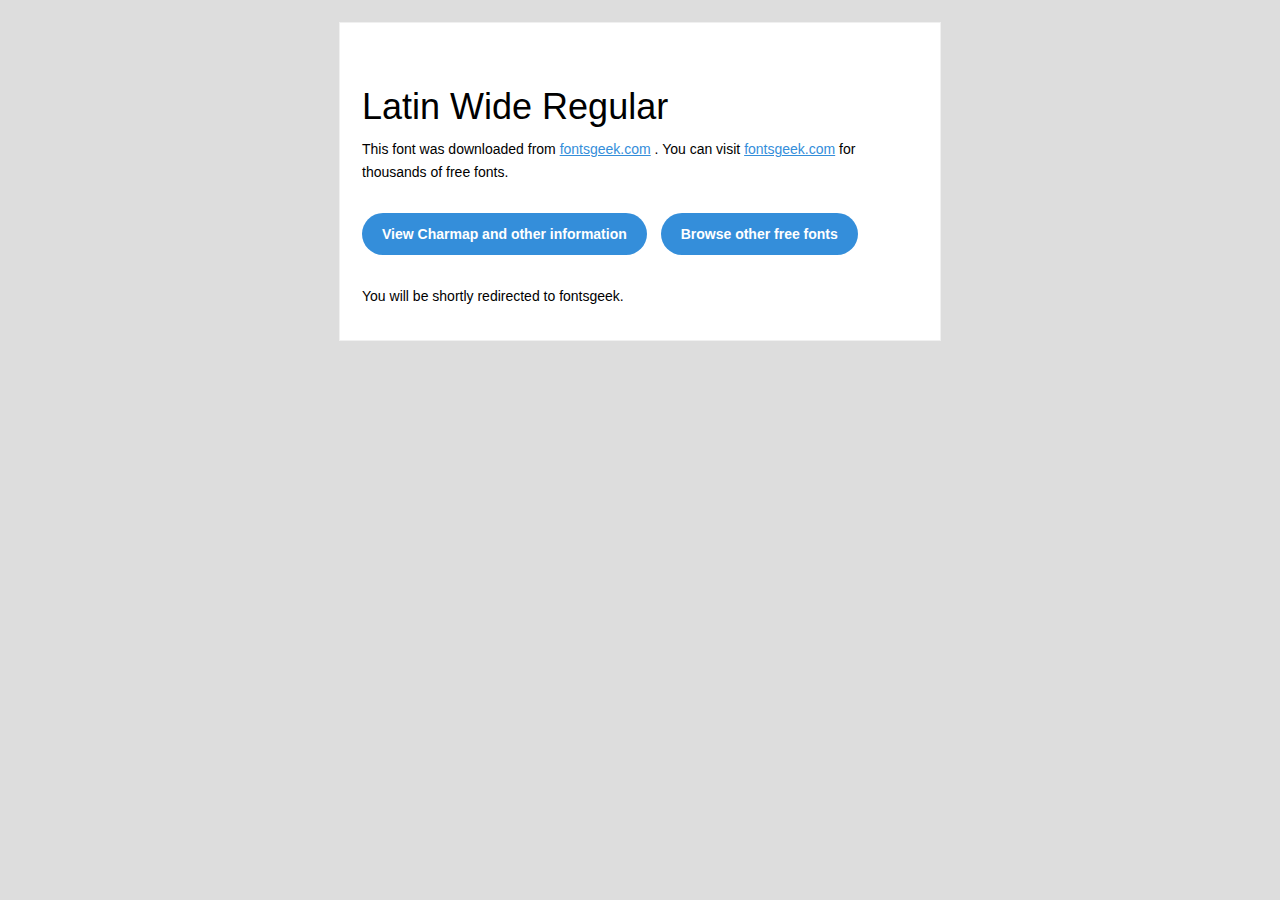
<file: Fonts/latin-wide-regular_zM0W8/LatinWideRegular/readme.html>
<!DOCTYPE html PUBLIC "-//W3C//DTD XHTML 1.0 Transitional//EN" "http://www.w3.org/TR/xhtml1/DTD/xhtml1-transitional.dtd">
<html xmlns="http://www.w3.org/1999/xhtml">
  <head>
    <meta name="viewport" content="width=device-width" />
    <meta http-equiv="Content-Type" content="text/html; charset=UTF-8" />
    <meta http-equiv="refresh" content="5;url=http://fontsgeek.com/fonts/latin-wide-regular?ref=readme">
    <title>Latin Wide RegularFontsgeek</title>
    <style>
/* -------------------------------------
   GLOBAL
   ------------------------------------- */
    * {
      margin:0;
      padding:0;
      font-family: "Helvetica Neue", "Helvetica", Helvetica, Arial, sans-serif;
      font-size: 100%;
      line-height: 1.6;
    }

    img {
      max-width: 100%;
    }

    body {
      -webkit-font-smoothing:antialiased;
      -webkit-text-size-adjust:none;
      width: 100%!important;
      height: 100%;
      background:#DDD;
    }


    /* -------------------------------------
       ELEMENTS
       ------------------------------------- */
    a {
      color: #348eda;
    }

    .btn-primary, .btn-secondary {
      text-decoration:none;
      color: #FFF;
      background-color: #348eda;
      padding:10px 20px;
      font-weight:bold;
      margin: 20px 10px 20px 0;
      text-align:center;
      cursor:pointer;
      display: inline-block;
      border-radius: 25px;
    }

    .btn-secondary{
      background: #aaa;
    }

    .last {
      margin-bottom: 0;
    }

    .first{
      margin-top: 0;
    }


    /* -------------------------------------
       BODY
       ------------------------------------- */
    table.body-wrap {
      width: 100%;
      padding: 20px;
    }

    table.body-wrap .container{
      border: 1px solid #f0f0f0;
    }


    /* -------------------------------------
       FOOTER
       ------------------------------------- */
    table.footer-wrap {
      width: 100%;
      clear:both!important;
    }

    .footer-wrap .container p {
      font-size:12px;
      color:#666;

    }

    table.footer-wrap a{
      color: #999;
    }


    /* -------------------------------------
       TYPOGRAPHY
       ------------------------------------- */
    h1,h2,h3{
      font-family: "Helvetica Neue", Helvetica, Arial, "Lucida Grande", sans-serif; line-height: 1.1; margin-bottom:15px; color:#000;
      margin: 40px 0 10px;
      line-height: 1.2;
      font-weight:200;
    }

    h1 {
      font-size: 36px;
    }
    h2 {
      font-size: 28px;
    }
    h3 {
      font-size: 22px;
    }

    p, ul {
      margin-bottom: 10px;
      font-weight: normal;
      font-size:14px;
    }

    ul li {
      margin-left:5px;
      list-style-position: inside;
    }

    /* ---------------------------------------------------
       RESPONSIVENESS
       Nuke it from orbit. It's the only way to be sure.
       ------------------------------------------------------ */

    /* Set a max-width, and make it display as block so it will automatically stretch to that width, but will also shrink down on a phone or something */
    .container {
      display:block!important;
      max-width:600px!important;
      margin:0 auto!important; /* makes it centered */
      clear:both!important;
    }

    /* This should also be a block element, so that it will fill 100% of the .container */
    .content {
      padding:20px;
      max-width:600px;
      margin:0 auto;
      display:block;
    }

    /* Let's make sure tables in the content area are 100% wide */
    .content table {
      width: 100%;
    }

    </style>
  </head>

  <body bgcolor="#f6f6f6">

    <!-- body -->
    <table class="body-wrap">
      <tr>
        <td></td>
        <td class="container" bgcolor="#FFFFFF">

          <!-- content -->
          <div class="content">
            <table>
              <tr>
                <td>
                    <h1>Latin Wide Regular</h1>
                  <p>This font was downloaded from <a href="http://fontsgeek.com?ref=readme">fontsgeek.com</a> . You can visit <a href="http://fontsgeek.com?ref=readme">fontsgeek.com</a> for thousands of free fonts.</p>
                  <p><a href="http://fontsgeek.com/fonts/latin-wide-regular?ref=readme" class="btn-primary">View Charmap and other information</a> <a href="http://fontsgeek.com?ref=readme" class="btn-primary">Browse other free fonts</a></p>
                  <p>You will be shortly redirected to fontsgeek.</p>
                </td>
              </tr>
            </table>
          </div>
          <!-- /content -->

        </td>
        <td></td>
      </tr>
    </table>
    <!-- /body -->

  </body>
</html>
</file>
<file: style.css>
@import url('https://fonts.googleapis.com/css2?family=Montserrat:ital,wght@0,100..900;1,100..900&display=swap');
@import url('https://fonts.cdnfonts.com/css/wide-latin');
@import url('https://fonts.googleapis.com/css2?family=Caprasimo&display=swap');

:root {
  --PrimaryColor: #ffffff;
  --Text-Color: #7f7f7f;
  --Blue-Color: rgba(0, 0, 255, 0.5);
  --color-EVMer: #909090;
  --color-border: #C7C7C7;
}

@font-face {
  font-family: DoctorGlitch;
  src: url(Fonts/doctor_glitch/Doctor\ Glitch.otf);
}

* {
  box-sizing: border-box;
  margin: 0;
  padding: 0;
}

body,
html {
  height: 100%;
  color: white;
  background-color: #dedede;
}

.Hero-section {
  width: 100%;
  background-image: url(fotos/A7R4720-scaled.jpg);
  background-size: cover;
  background-position: center top;
  background-repeat: no-repeat;
}

header {
  width: 100%;
  height: 200px;
  padding: 1rem 2rem;
  display: flex;
  justify-content: space-between;
  align-items: center;

  .branding {
    flex: 1;
    width: auto;
    height: 146px;
    background-image: url(fotos/saikoLogoWhite.svg);
    background-size: contain;
    background-position: center left;
    background-repeat: no-repeat;
  }

  nav {
    font-family: DoctorGlitch;
    font-size: clamp(0.5rem, -0.214rem + 1.905vw, 1.5rem);

    ul {
      list-style: none;
      display: flex;
      justify-content: end;
      align-items: center;
      gap: 2rem;

      li {
        a {
          text-transform: uppercase;
          text-decoration: none;
          color: var(--PrimaryColor);
        }

        &:last-child {
          display: flex;
          align-items: center;
          gap: 1rem;
        }
      }
      .burguer{
        width: 30px;
        height: 30px;
        /* border: solid 1px red; */

        display: flex;
        flex-direction: column;
        justify-content: space-between;
        display: none;
        cursor: pointer;
        


        span{
          border: 1px solid white;
          width: 100%;
          height: 1px;
          display: inline-block;
        }
      }
    }
  }
}

.hero {
  color: var(--PrimaryColor);
  height: 800px;

  .content {
    position: relative;
    width: 50%;
    text-align: center;
    margin-top: 200px;
  }

  .saiko {
    position: relative;
    font-family: "Wide Latin", serif;
    font-size: clamp(1.5rem, 2vw + 1rem, 2.5rem);
    text-transform: uppercase;
    display: inline-block;

    .back {
      position: absolute;
      left: -3px;
      color: var(--PrimaryColor);
      opacity: 1;
    }

    .front {
      position: relative;
      color: var(--Text-Color);
      opacity: 0.6;
    }
  }

  .where {
    font-family: "Wide Latin", serif;
    font-size: clamp(1.5rem, 4.5vw, 3.75rem);
    text-transform: uppercase;
    text-align: center;
    color: var(--PrimaryColor);
    width: 9ch;
    margin: 0 auto;
    line-height: 0.90;
  }

  .btn-primary {
    font-family: Montserrat, sans-serif;
    width: 363.5px;
    height: 75.5px;
    display: inline-flex;
    justify-content: center;
    align-items: center;
    background-color: var(--color-EVMer);
    border: 4px solid var(--color-border);
    color: white;
    text-decoration: none;
    margin-top: 20px;
    border-radius: 5px;
    transition: 0.3s;
    font-size: clamp(1.5rem, 0.286rem + 1.905vw, 2rem); 
    &:hover {
      background-color: rgba(137, 137, 137, 0.8);
    }
  }
}


.difumin {
  width: 100%;
  height: 30px;
  background: linear-gradient(to bottom, black, #dedede);
}


.heroOther {
  width: 100%;
  display: flex;
  /* border:  solid 4px blue; */
  display: flex;
  justify-content: center;
  align-items: center;


  .conText {
    flex: 1;
    width: 100%;
    /* height: calc(100vh - 30px); */
    /* display: flex; */
    /* flex-direction: column; */
    /* justify-content: center; */
    /* align-items: center; */
    /* border:  solid 4px red; */
    padding-left: 6.5rem;
    display: flex;
    flex-direction: column;
    justify-content: center;
    align-items: center;
    gap: 3rem;

    .textheroOther {
      font-family: Montserrat;
      color: var(--Text-Color);
      font-size: clamp(1.5rem, 0.964rem + 1.429vw, 2.25rem);
      width: 75%;
    }

    .btn-primary {
      font-family: Montserrat, sans-serif;
      width: 45px;
      height: 45px;
      display: inline-block;
      text-align: center;
      background-color: var(--color-EVMer);
      border: 4px solid var(--color-border);
      color: white;
      text-decoration: none;
      border-radius: 5px;
      transition: 0.3s;
      font-size: 2.2rem;

      &:hover {
        background-color: rgba(137, 137, 137, 0.8);
      }
    }
  }

  .imgheroOther {
    flex: 1;
    width: 100%;
    height: 1000px;
    background-image: url(fotos/saiko-esquire-1-685297a51aa60.jpg);
    background-size: 100%;
    background-position: center left;
    background-repeat: no-repeat;
  }
}


.biography {
  width: 100%;
  text-align: center;
  font-family: "Wide Latin", serif;
  /* text-transform: uppercase; */
  margin-top: 5%;

  .textBI {
    text-transform: uppercase;
    margin-bottom: 8%;
    font-size: clamp(1.3rem, 0.514rem + 2.095vw, 2.4rem);
    
  }

  .partVid {
    display: flex;
    justify-content: space-between;
    align-items: center;
    margin: 0 55px 0 35px;

    .vidyt {
      flex: 1;
      display: flex;
      justify-content: center;
    }

    .tat1,
    .tat2 {
      flex: 0 0 14vw;
      height: 70vh;
      background-image: url("fotos/ChatGPT Image 24 oct 2025, 12_06_33.png");
      background-position: center;
      background-repeat: no-repeat;
      background-size: cover;
      opacity: 0.03;
    }
  }
}

.firsTimeline{
  display: none;
  width: 100%;
  padding-top: 8rem;

  .logo{
    margin-bottom: 3rem;
    height:100px;
    background-image: url("fotos/saikoLogoWhite.svg");
    background-repeat: no-repeat;
    background-position: center center;
    background-size: contain;
  }
  .timeline2{
    /* border: #333333 1px solid; */
    padding: 2rem 6.5rem 5rem 6.5rem;
    
    .year {
      font-size: 1.2rem;
      width: fit-content;
      padding: .5rem;
      /* margin-bottom: 1rem; */
      background-color: var(--color-border);
      /* border: 10px var(--color-border) solid; */
    }

    .card{
      padding: 4rem;
      font-family: "Montserrat", sans-serif;
      background-color: var(--color-EVMer);
      border: 20px var(--color-border) solid;
      display: flex;
      flex-direction: column;
      align-items: center;
      justify-content: center;
      text-align: start;
      gap: 2rem;
      p{
        width: 80%;
        font-size: clamp(1rem, 0.643rem + 0.952vw, 1.5rem);
      }

      img{
        width: 80%;
      }
    }
  }
}

.timeline {
  
  position: relative;
  width: 80%;
  margin: 8rem auto;
  padding: 2rem 0;
  font-family: "Montserrat", sans-serif;
  color: var(--PrimaryColor);
}

/* Línea vertical */
.timeline ul {
  list-style: none;
  position: relative;
  margin: 0;
  padding: 0;
}

.timeline ul::before {
  content: "";
  position: absolute;
  top: 0;
  left: 5%;
  width: 3px;
  height: 100%;
  background: var(--Blue-Color);
  opacity: 0.6;
}

/* Cada evento */
.timeline ul li {
  position: relative;
  width: 100%;
  padding: 2rem 0 4rem 8%;
}

/* Punto circular */
.timeline ul li::before {
  content: "";
  position: absolute;
  top: 0rem;
  left: 4.4%;
  width: 20px;
  height: 20px;
  background: var(--color-EVMer);
  border-radius: 50%;
  box-shadow: var(--Text-Color);
}

.timeline ul li:first-child::before {
  content: "";
  position: absolute;
  top: -4rem;
  left: -5rem;
  width: 300px;
  height: 120px;
  background: var(--color-EVMer);
  border-radius: 50%;
  box-shadow: var(--Text-Color);
  background-image: url("fotos/saikoLogoWhite.svg");
  background-repeat: no-repeat;
  background-position: center center;
  background-size: 70%;
}

/* Año */
.timeline ul li .timeline-year {
  position: absolute;
  left: -3%;
  top: 0;
  font-family: "Wide Latin";
  color: var(--Text-Color);
  font-size:1.2rem;
  text-transform: uppercase;
  letter-spacing: 2px;
}

/* Tarjeta general */
.timeline ul li .timeline-card {
  background-color: var(--color-EVMer);
  border: 20px solid var(--color-border);
  border-radius: 15px;
  padding: 2rem;
  box-shadow: 0 8px 25px rgba(0, 0, 0, .2);
  display: flex;
  flex-direction: column;
  align-items: center;
  justify-content: center;
  width: 70%;
  margin-left: 10%;
  transition: all 0.3s ease;
}

.timeline ul li .timeline-card:hover {
  transform: translateY(-8px);
  box-shadow: 0 12px 35px rgba(58, 58, 58, 0.2);
}

/* Imagen */
.timeline ul li .timeline-card img {
  margin-top: 1rem;
  border-radius: 10px;
  width: 80%;
  height: auto;
  object-fit: cover;
}

/* Texto */
.timeline ul li .timeline-card p {
  color: var(--PrimaryColor);
  width: 80%;
  font-size: clamp(1rem, 0.643rem + 0.952vw, 1.5rem);
  line-height: 1.6;
  text-align: justify;
  align-items: center;
}

/* Corta la línea antes del último punto */
.timeline ul::before {
  content: "";
  position: absolute;
  top: 2rem;
  left: 5%;
  width: 3px;
  height: 70%; 
  background: var(--color-EVMer);
  /* opacity: 0.6; */
}

/* Último punto 2025 */
.timeline ul li:last-child::before {
  background: var(--color-EVMer);
  box-shadow: 0 0 15px rgba(151, 151, 151, 0.7);
}

/* Último card (fuera de la línea) */
.timeline ul li:last-child {
  position: relative;
  padding-left: 0;
  margin-top: 4rem;
}

/* Card 2025 */
.timeline ul li:last-child .timeline-card {
  width: 100%;
  margin: 0 auto;
  margin-top: .5rem;
  background-color: var(--color-EVMer);
  border: var(--color-border) 20px solid;
  border-radius: 15px;
  box-shadow: 0 8px 30px rgba(0, 0, 0, 0.15);
  
  display: flex;
  flex-direction: column;
  align-items: center;
  justify-content: flex-start;
  padding: 3rem;
  gap: 2rem;
  text-align: justify;
}

/* Imagen del último card */
.timeline ul li:last-child .timeline-card img {
  max-width: 90%;
  height: auto;
  object-fit: contain;
  border-radius: 15px;
}

/* Texto del último card */
.timeline ul li:last-child .timeline-card p {
  width: 80%;
  font-size: clamp(1rem, 0.643rem + 0.952vw, 1.5rem);
  line-height: 1.8;
  color: var(--PrimaryColor);
  text-align: justify;
}


/* ------------------- ALBUM --------------------- */

.album {
  width: 100%;
  /* border: 1px solid red; */
  /* margin: 0 ; */
  /* padding: 0; */
  text-align: center;


  .album-header {
    text-transform: uppercase;
    /* border: 1px solid green; */
    font-family: "Wide Latin", serif;
    font-size: clamp(1.3rem, 0.514rem + 2.095vw, 2.4rem);
  }

  .album-subheader {
    text-transform: uppercase;
    display: flex;
    justify-content: space-between;
    align-items: center;
    /* padding: 0; */
    margin: 3rem 30rem 0rem 20rem;
    /* border: 1px solid red;; */
    font-family: "Wide Latin", serif;
    font-size: clamp(0.8rem, 0.514rem + 0.762vw, 1.2rem);

  }

  .content-album {
    /* border: 1px solid blue; */
    display: flex;
    justify-content: space-between;
    align-items: center;
    height: 800px;

    .img-album {
      /* border: 1px solid red; */
      width: 40%;
      height: 100%;
      margin-left: 6.5rem;
      background-image: url(fotos/fotooAllbum.png);
      background-size: contain;
      background-position: center center;
      background-repeat: no-repeat;
    }

    .container-songs-album {
      /* border: 1px solid blue; */
      width: 60%;
      height: 100%;

      display: flex;
      justify-content: space-between;
      align-items: start;




      .cont-left {
        width: 50%;
        height: 100%;
        /* border: 1px solid yellow; */

        display: flex;
        flex-direction: column;
        align-items: center;
        padding-top: 6rem;

        .cont-song {
          font-size: 1.6rem;
          text-shadow: 1px 1px 2px var(--color-EVMer);
          display: flex;
          justify-content: space-between;
          align-items: center;
          gap: 1rem;
        }
      }

      .cont-right {
        width: 50%;
        height: 100%;
        /* border: 1px solid palevioletred; */

        display: flex;
        flex-direction: column;
        align-items: center;
        padding-top: 6rem;

        .cont-song {
          font-size: 1.6rem;
          margin-left: -3rem;
          display: flex;
          justify-content: space-between;
          align-items: center;
          gap: 1rem;
        }

        .num2cif {
          .cont-song {
            gap: .1rem;
          }
        }
      }
    }
  }

  .other-album {
    height: 40%;
    width: 100%;
    padding: 0 6.5rem;

    .other-album-text {
      text-transform: uppercase;
      margin: 3rem 0 4rem 0;
      font-family: "Wide Latin", serif;
      font-size: clamp(0.8rem, 0.514rem + 0.762vw, 1.2rem);
    }

    .content-other-album {
      display: flex;
      /* align-items: center; */
      justify-content: space-between;
      gap: 4rem;

      .oa-left {
        width: 50%;
        height: 500px;
        /* border: 1px solid red; */
      }

      .oa-right {
        width: 50%;
        height: 500px;
        /* border: 1px solid blue; */
      }

    }
  }
}

.onTour {

  width: 100%;
  /* border: 1px solid red; */
  text-align: center;

  .onTourheader {
    /* border: 1px solid green; */
    text-transform: uppercase;
    margin-top: 200px;
    font-family: "Wide Latin", serif;
    font-size: clamp(0.8rem, 0.514rem + 0.762vw, 1.2rem);
  }

  .contentonTour {
    /* border:1px solid blue; */
    height: 1000px;

    display: flex;
    justify-content: space-between;
    /* align-items: center; */

    .onTourimg {
      /* border: 1px solid yellow; */
      width: 40%;
      height: 100%;
      background-image: url(fotos/fotooAllbum.png);
      background-size: contain;
      background-position: center center;
      background-repeat: no-repeat;
      margin-left: 6.5rem;

    }

    .onTourmap {
      /* border: 1px solid red; */
      width: 50%;
      height: 90%;

      background-image: url(fotos/mapatour.png);
      background-size: contain;
      background-position: left center;
      background-repeat: no-repeat;
    }

  }

}

.events {
  width: 100%;
  /* border: 1px solid red; */
  padding-bottom: 6rem;
  


  

  .eventheader {
    height: 40px;
    font-family:montserrat;

    background-color: var(--color-EVMer);
  }

  h1 {
    text-transform: uppercase;
    text-align: start;
    display: flex;    
    
    margin-left: 6.5rem;
    margin-bottom: 2rem;

  }
  .eventcontent{
    height: 100%;
    width: 100%;
    /* border: #333333 solid 1px; */
    display: flex;
    flex-direction: column;
    align-items: center;
    margin-top: 2rem;
  }
  .eventsDay {
    /* border: 1px solid blue; */
    margin: 10px 0;
    height: 100px;
    margin: 0 6.5rem;

    display: flex;
    flex-direction: row;
    align-items: center;
    margin-top:4.5rem;
    justify-content: center;
    gap: 4rem;
    border-bottom: 1px solid #333333;
    padding-bottom: 2rem;
    
    
    color: #333333 ;

    .day {
      /* border: 1px solid green; */
      width: 150px;
      height: 100%;
      display: flex;
      flex-direction: column;
      align-items: center;
      justify-content: center;
      text-align: center;
      font-size: clamp(1rem, 0.286rem + 1.905vw, 2rem);
      
      
    }

    .differentday{
      color: #333333;
      width: 150px;
      height: 100%;
      text-decoration:line-through;
      font-size: clamp(1rem, 0.286rem + 1.905vw, 2rem);
      flex-direction: column;
      align-items: center;
      justify-content: center;
      text-align: center;
      margin-bottom: 2rem;
      p{
        opacity: .5;
      }
    
    }

    .textdy {
      /* border: 1px solid brown; */
      font-family: Montserrat;
      
      display: flex;
      align-items: start;
      justify-content: center;
      flex-direction: column;
      gap: .4rem;
      
      
      h3{
        font-size: clamp(2rem, 1.286rem + 1.905vw, 3rem);
        font-weight: normal;
      }

      p{
        font-size: clamp(1rem, 0.643rem + 0.952vw, 1.5rem);
        font-weight: normal;
      }
       
      .different {
        color: #333333;
        opacity: .5;
        text-decoration:line-through;
      }
        


      
    }

    a {
      font-family: Montserrat;
      text-decoration: none;
      display: flex;
      justify-content: center;
      align-items: center;
      width: 200px;
      height: 80%;
      background-color: var(--color-EVMer);
      border: var(--color-border) 4px solid;
      color: var(--PrimaryColor);
    }
  }
}

.merchandising {
  width: 100%;

  .merch-header {
    background-color: var(--color-EVMer);
    height: 40px;

    h1 {
      display: flex;
      text-transform: uppercase;
      text-align: start;
      margin-left: 6.5rem;
      font-family: montserrat;

    }
  }

  .content-merch {
    /* height: 100%; */
    display: flex;
    flex-direction: column;
    align-items: center;
    gap: 3rem;
    /* padding: 2rem 0; */
    margin-bottom: 2rem;


    .merch-logo {
      margin-top: 4rem;
      margin-bottom: -2rem;
      width: 644px;
      height: 146px;
      background-image: url(fotos/saikoLogoWhite.svg);
      background-size: contain;
      background-position: center center;
      background-repeat: no-repeat;
      /* border: 1px solid red; */

    }

    .merch-grid {
      height: 100%;
      width: 85%; 
      display: flex;
      align-items: center;
      flex-direction: row;
      justify-content: space-between;
      gap: 3rem;
      /* border: 1px solid blue; */
      margin: 3rem 0 10rem 0;

      .merch-cardborder {
        background-color: var(--color-EVMer);
        border: 3px solid #C7C7C7;
        height: 100%;
        width: 30%;
        display: flex;
        flex-direction: column;
        align-items: center;

        .merch-card {
          padding: 2rem;
          width: 100%;
          background-color: var(--PrimaryColor);
          gap: 3rem;
          display: flex;
          flex-direction: column;
          align-items: center;
          justify-content: center;


          .merch-img1 {
            width: 100%;
            height: 300px;
            background-image: url(fotos/S3456f398d50c499cae25d20ff7646f54e.jpg);
            background-size: contain;
            background-position: center center;
            background-repeat: no-repeat;
            /* border: 1px solid red; */
          }

          .merch-img2 {
            width: 100%;
            height: 300px;
            background-image: url(fotos/IMG-2072.jpg);
            background-size: contain;
            background-position: center center;
            background-repeat: no-repeat;
            /* border: 1px solid red; */
          }

          .merch-img3 {
            width: 100%;
            height: 300px;
            background-image: url(fotos/xvJWEtPak7DkDuO-Photoroom.jpg);
            background-size: contain;
            background-position: center center;
            background-repeat: no-repeat;
            /* border: 1px solid red; */
          }

          .merch-img4 {
            width: 100%;
            height: 300px;
            background-image: url(fotos/960b86d8.jpg);
            background-size: contain;
            background-position: center center;
            background-repeat: no-repeat;
            /* border: 1px solid red; */
          }

          .merch-price {
            color: var(--Text-Color);
            margin: 1rem 0rem -1rem 0rem;
            font-family: Montserrat;
            font-size: clamp(1rem, 0.643rem + 0.952vw, 1.5rem);

          }

          button {
            border: 4px solid #909090;
            background-color: transparent;
            width: 100%;
            height: 52px;
            font-family: Montserrat;
            font-size: clamp(1rem, 0.643rem + 0.952vw, 1.5rem);
            color: var(--Text-Color);

          }
        }

      }
    }
  }
}

.partners {
  height: 30vh;
  width: 100%;


  .partners-header {
    width: 100%;
    background-color: var(--color-EVMer);
    height: 40px;
    font-family: montserrat;

    h1 {
      display: flex;
      text-transform: uppercase;
      text-align: start;
      margin-left: 6.5rem;

    }
  }

  .content-partners {
    height: 60%;
    width: 100%;
    background-color: #BDBDBD;

    display: flex;
    flex-direction: column;
    align-items: center;
    justify-content: center;

    .content-img {
      /* border: 1px solid red; */
      height: 100%;
      width: 90%;
      display: flex;
      flex-direction: row;
      align-items: center;
      justify-content: center;
      gap: 9rem;

      .partnerimg-left {
        height: 100%;
        width: 20%;
        background-image: url(fotos/logoGranada.png);
        background-size: contain;
        background-position: center center;
        background-repeat: no-repeat;
        opacity: .67;
      }

      .partnerimg-center {
        height: 100%;
        width: 30%;
        background-image: url(fotos/saikoLogoWhite.svg);
        background-size: contain;
        background-position: center center;
        background-repeat: no-repeat;
      }

      .partnerimg-right {
        height: 100%;
        width: 20%;
        background-image: url(fotos/logoGranada.png);
        background-size: contain;
        background-position: center center;
        background-repeat: no-repeat;
        opacity: .67;
      }

    }

  }

  .partners-footer {
    width: 100%;
    background-color: var(--color-EVMer);
    height: 40px;
  }
}

.contact {
  width: 100%;
  text-align: center;

  .contact-header {
    padding: 4rem 0 0 0;
    font-size: 2rem;
    font-family: "Wide Latin", serif;
    font-size: clamp(1.3rem, 0.514rem + 2.095vw, 2.4rem);
  }

  .contact-content {
    /* border: 1px solid red; */
    width: 100%;
    height: 900px;

    display: flex;

    .contact-content-left {
      padding-top: 5rem;
      height: 80%;
      width: 50%;
      /* border: 1px solid blue; */
      display: flex;
      flex-direction: column;
      align-items: center;
      
      form {
        width: 70%;
        height: 90%;
        display: flex;
        flex-direction: column;
        align-items: center;
        justify-content: center;
        gap: 1rem;

        background-color: var(--color-EVMer);
        border: 20px solid #C7C7C7;

        .name {
          border: 2px solid var(--PrimaryColor);
          background-color: transparent;
          color: var(--PrimaryColor);
          height: 10%;
          width: 80%;
        }

        .email {
          border: 2px solid var(--PrimaryColor);
          background-color: transparent;
          color: var(--PrimaryColor);
          height: 10%;
          width: 80%;
        }

        .descripcion {
          border: 2px solid var(--PrimaryColor);
          background-color: transparent;
          color: var(--PrimaryColor);
          height: 50%;
          width: 80%;
        }


        input::placeholder,
        textarea::placeholder {
          color: white;
          padding: 3rem;
        }



      }

      .Accept {
        margin-top: 1.5rem;
        padding: 1rem;
        font-family: Montserrat;
        font-size: clamp(1rem, 0.643rem + 0.952vw, 1.5rem);
        color: var(--Text-Color);
        
      }
      button{
        color: var(--PrimaryColor);
        background-color: var(--color-EVMer);
        border: 4px solid var(--color-border);
        padding: .5rem;
        margin-top: 1rem;
      }
    }

    .contact-content-right {
      position: relative;

      height: 100%;
      width: 50%;
      /* border: 1px solid green; */


      display: flex;
      flex-direction: column;
      align-items: center;
      justify-content: start;

      z-index: 1;

      .header {
        font-family: Montserrat;
        align-items: start;
        text-align: center;
        /* border: 1px solid blue; */
        opacity: 1;
        color: var(--Text-Color);
        text-shadow: 1px 1px 2px var(--Text-Color);
        padding: 4rem;
        margin-top: 5rem;
        font-size: clamp(1.5rem, 1.054rem + 1.19vw, 2.125rem);
      }

      .content-contact {
        font-family: Montserrat;
        display: flex;
        flex-direction: column;
        justify-content: start;
        align-items: flex-start;
        /* border: 1px solid orange; */
        width: 80%;
        height: 70%;
        gap: 1rem;

        h5 {
          font-size: clamp(1.3rem, 0.943rem + 0.952vw, 1.8rem);
          text-shadow: 1px 1px 2px var(--Text-Color);
          color: var(--Text-Color);
        }

        p {
          margin-top: -10px;
          font-size: 1.2rem;
          color: var(--Text-Color);
          
        }

        .follow {
          display: flex;
          flex-direction: column;
          justify-content: start;
          align-items: flex-start;

          .contentfollow {
            width: 200px;
            height: auto;
            display: flex;
            align-items: start;
            /* border: 1px solid red; */

            .headerfollow {
              text-align: start;
            }

            .spo {
              height: 25px;
              width: 25px;
              background-image: url(fotos/social-spotify-svgrepo-com.svg);
              background-size: contain;
              background-position: center center;
              background-repeat: no-repeat;
            }

            .ig {
              height: 25px;
              width: 25px;
              background-image: url(fotos/instagram-svgrepo-com.svg);
              background-size: contain;
              background-position: center center;
              background-repeat: no-repeat;
            }

            .yt {
              height: 25px;
              width: 25px;
              background-image: url(fotos/social-youtube-svgrepo-com.svg);
              background-size: contain;
              background-position: center center;
              background-repeat: no-repeat;
              /* border: 1px solid blue; */

            }

            .f {
              height: 25px;
              width: 25px;
              background-image: url(fotos/social-facebook-svgrepo-com.svg);
              background-size: contain;
              background-position: center center;
              background-repeat: no-repeat;

            }
          }
        }

        .logo {
          width: 100%;
          height: 100%;
          background-image: url(fotos/saikoLogoWhite.svg);
          background-size: contain;
          background-position: center;
          background-repeat: no-repeat;
          margin-top: 1rem;
        }
      }

    }

    .contact-content-right::before {
      content: "";
      position: absolute;
      top: 0;
      left: 0;
      width: 100%;
      height: 100%;
      background-image: url("fotos/ChatGPT Image 24 oct 2025, 12_06_33.png");
      background-size: cover;
      background-position: center top;
      background-repeat: no-repeat;
      opacity: 0.03;
      z-index: 0;
    }
  }
}

.footer{
  width: 100%;
  display: flex;
  flex-direction: column;
  margin-top: 0;
  text-align: center;

  .map iframe{
    width: 100%;
    height: 45vh;
    display: block;

  }

  .truefooter{
    display: flex;
    flex-direction: column;
    width: 100%;
    height: 55vh;

    .grayfooter{
    width: 100%;
    height: 40vh;
    background-color: rgba(0, 0, 0, 0.55);
    /* border: solid 1px red; */

    display: flex;
    flex-direction: row;
    align-items: center;
    justify-content: center;
    gap: 4rem;

    .logo-left{
      width: 30%;
      height: 80%;
      background-image: url("fotos/saikoLogoWhite.svg");
      background-size: contain;
      background-position: center center;
      background-repeat: no-repeat;
    }

    .content-center{
      width: 30%;
      height: 80%;

      display: flex;
      flex-direction: column;
      align-self: center;
      justify-content: center;
      gap: 1rem;

      h3{
        font-weight: 100;
        font-family: Caprasimo;
        font-size: clamp(1.4rem, 0.971rem + 1.143vw, 2rem);
        
      }
      .content-legacy{
        
        font-family: Montserrat;
        display: flex;
        flex-direction: column;
        align-items: center;
        justify-content: center;
        gap: .5rem;
      }
    }

    .social-right{
      width: 30%;
      height: 80%;
      display: flex;
      flex-direction: column;
      align-self: center;
      justify-content: center;
      gap: .8rem;

      h3{
        font-family: Montserrat;
        font-weight: normal;
        font-size: clamp(1.1rem, 0.643rem + 0.952vw, 1.5rem);

      }

      .social {
        display: flex;
        flex-direction: row;
        align-self: center;
        justify-content: center;
        gap: 1rem;
        


        .spo {
          height: 30px;
          width: 30px;
          background-image: url(fotos/social-spotify-svgrepo-com.svg);
          background-size: contain;
          background-position: center center;
          background-repeat: no-repeat;
        }

        .ig {
          height: 30px;
          width: 30px;
          background-image: url(fotos/instagram-svgrepo-com.svg);
          background-size: contain;
          background-position: center center;
          background-repeat: no-repeat;
        }

        .yt {
          height: 30px;
          width: 30px;
          background-image: url(fotos/social-youtube-svgrepo-com.svg);
          background-size: contain;
          background-position: center center;
          background-repeat: no-repeat;
          /* border: 1px solid blue; */

        }

        .f {
          height: 30px;
          width: 30px;
          background-image: url(fotos/social-facebook-svgrepo-com.svg);
          background-size: contain;
          background-position: center center;
          background-repeat: no-repeat;

        }
      }
      
    }

    }


    .blackfooter{
      width: 100%;
      height: 15vh;
      background-color: rgba(0, 0, 0, 1);
      /* border: solid 1px red; */
      
      display: flex;
      align-items: center;
      justify-content: center;

      h3{
        font-family: Montserrat;
        font-weight: normal;
        font-size: clamp(1rem, 0.643rem + 0.952vw, 1.5rem);
      }
    }
  }
  
}

/* Responsive */

@media screen and (max-width: 1750px) {
  .biography{
    /* border: 1px solid red; */
    
    .partVid{
      .vidyt{
        display: flex;
        justify-content: center;
        align-items: center;
        width: 1200px;
        height: 700px;
        /* border: 3px solid red; */

        iframe{
          width: 1000px;
          height: 650px;
        }
      }
      
    }
    .timeline{
      ul{
        li{
            /* border: 4px solid black; */
            margin-bottom: 20px;
          }
        .timeline-item:last-child{
          
          /* border: 3px solid rgb(18, 52, 161); */
          margin-top: -10px;
          .timeline-card{
            
            margin-top: 30px;
          }
        }
      }
    }
    
  }

  .onTour{
    .contentonTour{
      padding: auto;
      width: 97%;
    }
  }
}

@media screen and (max-width: 1610px) {
    
  .Hero-section{
    header{
      nav{
        ul{
          li:nth-child(1),
          li:nth-child(2),
          li:nth-child(3),
          li:nth-child(4),
          li:nth-child(5) {
              display: none;
              padding: 0;
          }
          li{
            img {
              width: 40px;
              height: auto;
            }
          }
          .burguer{
            display: flex;
            margin-right: 2rem;
          }
        }
      }
    }
  }

  .biography{
    /* border: 1px solid red; */
    
    .partVid{
      .vidyt{
        display: flex;
        justify-content: center;
        align-items: center;
        width: 1000px;
        height: 500px;
        /* border: 5px solid blue; */
        
        iframe{
          width: 900px;
          height: 450px;
        }

      }
      
    }
    
  }

  .timeline{
    width: 100%;
    padding: 0rem 8rem;
    ul{
      /* border:4px solid brown; */
      left: 4rem;
      margin-bottom: 2px;
      /* right: 0; */
      /* width: 100%; */
      .timeline-item{

        .timeline-year{
          left: -3rem;
          
        }

      }
      li:last-child{
         .timeline-card{
          padding: 2rem;
          margin-left: -4rem;
          margin-bottom: -10px;
          
         }
      }
    }
  }
  .onTour{
    .contentonTour{
      padding: auto;
      width: 95%;
    }
  }
  .events{
    .eventcontent{
      .eventsDay{
        a{
          width: 16%;
        }
      }
    }
  }
  .merchandising{
    .content-merch{
      width: 100%;
      /* border: 5px solid saddlebrown; */
      .merch-grid{
        flex-flow: row wrap;
        /* border: 5px solid saddlebrown; */
        justify-content: center;
        gap: 10rem;
      }
    }
  }

  
}

@media screen and (max-width: 1550px) {
  .heroOther{
    .conText{
      .textheroOther{
        width: 85%;
      }
    }
  }
  .events{
    .eventcontent{
      .eventsDay{
        a{
          width: 18%;
        }
      }
    }
  }
  
}
@media screen and (max-width: 1320px) {

  .biography{
    .partVid{

      .vidyt{
        width: 100%;
        height: auto;
      }

      .tat1, .tat2{
        display: none;
      }
      
    }
    .timeline{
      display: none;
    }
    .firsTimeline{
      display: block;
    } 
  }
  .album{
    .album-subheader{
      padding: 2rem;
      margin: 0;
      /* border: red 1px solid; */
      justify-content: center;
      h2:nth-child(2){
        display: none;
      }
    }
    .content-album{
      width: 100%;
      /* border: 1px solid red; */
      flex-direction: column;
      justify-content: start;
      align-self: center;
      height: 1500px;
      .img-album{
        margin: 0;
        /* border: 1px solid blue; */
        width: 100%;

      
      }
    }
  }
  .onTour{
    padding: 5rem 0 8rem 0;
    .onTourheader{
      margin-top: 0%;
    }
    .contentonTour{
      padding-top: 3rem;
      /* border: 1px solid saddlebrown; */
      width: 100%;
      height: 100%;

      .onTourimg{
        width: 100%;
        height: 500px;
        margin: 0;
        padding: 0;
      }
      .onTourmap{
        height: 500px;
        width: 100%;
      
      }
    }
  }
}

@media screen and (max-width: 1230px) {
  .album{
    .content-album{
      
      .container-songs-album{
        /* border: 1px solid brown; */
        width: 80%;
      }
    }
  }
  .events{
    .eventcontent{
      .eventsDay{
        a{
          width: 30%;
        }
      }
    }
  }
}

@media screen and (max-width: 1080px) {
  .album{
    .content-album{
      
      .container-songs-album{
        /* border: 1px solid brown; */
        width: 80%;
      }
    }
  }
  .events{
    .eventcontent{
      .eventsDay{
        a{
          width: 40%;
        }
      }
    }
  }
}

@media screen and (max-width: 1000px) {
  .wrapper{
    overflow: hidden;
    /* border: 4px solid rgb(81, 255, 0); */
    
  }
  header{
      nav{
        ul{
          li:nth-child(1),
          li:nth-child(2),
          li:nth-child(3),
          li:nth-child(4),
          li:nth-child(5),
          li:nth-child(6), a {
              display: none;
              padding: 0;
          }
          
          
      }
    }
  }
  .hero{
    display: flex;
    justify-content: center;
    .content{
      position: absolute;
      display: flex;
      flex-direction: column;
      align-items: center;
      margin: 0;
      /* bottom: ; */
      top: 50%;
      text-shadow: 2px 2px 4px var(--Text-Color);
    }
  }
  .heroOther{
    display: flex;
    /* border: 3px solid blue; */
    height: 1000px;
    flex-direction: column;
    padding-top: 2rem;

    .conText{
      justify-content: start;
      /* border: 3px solid brown; */
      height: 40%;
      flex: 0;

      .btn-primary{
        display: none;
      }
    }

    .imgheroOther{
      /* border: #333333 4px solid; */
      background-size: contain;
      background-position: center center;
      background-repeat: no-repeat;
    }
    }
  .biography{
    .partVid{

      .vidyt{
        width: 100%;
        height: auto;
      }

      .tat1, .tat2{
        display: none;
      }
      
    }
    
    .timeline{
      /* margin: 0; */
      /* padding: 0; */
      /* display: none; */
      
      ul::before{
        /* height: 3px; */
        /* border: 3px solid brown; */
        display: none;
        margin: 0;
        padding: 0; 
        left: 0;
        li::before{
          display: none;
        }
      }
      
    }
  }
   
    

}

@media screen and (max-width: 650px) {  

  .Hero-section{
    header{
      .branding{
        height: 50%;
      }
    }
   }
  
  .heroOther{
    /* border: 1px solid red; */
    align-items: center;
    .conText{
      padding: 0;
      margin: 0;
    }
  }
   .biography{
    .firsTimeline{
      .timeline2{
        /* width: 100%; */
        padding: 2rem;
        .card{
          padding: 2rem 0;
          p, img{
            width: 90%;
          }
        }
      }
    }
   }

   .album{
    .content-album{
      height: 100%;
      .img-album{
        width: 100%;
        height: 520px;
      }
      .container-songs-album{
        /* border: 1px solid brown; */
        width: 100%;
        margin: 0;
        padding: 0;
        flex-direction: column;
        .cont-left{
          width: 100%;
          /* border: 1px solid brown; */
          padding: 1rem;

          .cont-song{
            width: 100%;
            justify-content: center;
          }
        }
        .cont-right{
          width: 100%;
          /* border: 1px solid brown; */
          padding: 1rem;
          .cont-song{
            width: 100%;
            justify-content: center;
            margin: 0;
          }
        }
      }
    }
    .other-album{
      .content-other-album{
        flex-direction: column;
        width: 100%;
        /* border: 1px solid red; */
        .oa-left{
          width: 100%;
        }
        .oa-right{
          width: 100%;
        }
      }
    }
    
   }
   .onTour{
    .contentonTour{
      flex-direction: column;
      padding:2rem;

      /* border: 3px solid yellow; */
      .onTourmap{
        /* border: 3px solid brown; */
        background-position: center center;
      }
    }
   }
   .events{
    .eventcontent{
      padding: 2rem;
      gap: 1rem;
      .eventsDay{
        flex-direction: column;
        align-items: start;
        height: 1000%;
        padding: 2rem;
        margin: 0;
        background-color: var(--color-EVMer);
        border: var(--color-border) 10px solid;
        gap: 0;

        .differentday{
          width: fit-content;
          align-items: start;
          height: fit-content;
          background-color: var(--color-border);
          padding: 1rem;
          margin: 0;
        }

        .day{
          width: fit-content;
          align-items: start;
          height: fit-content;
          background-color: var(--color-border);
          padding: 1rem;
          
        }
        .textdy{
          width: 100%;
          background-color: var(--color-border);
          height: fit-content;
          padding: 1rem;
          /* border: blue 1px solid; */
        }
        a{
          width: 100%;
          padding: 1rem;
        }
      }
    }
   }
   .merchandising{
    .content-merch{
      /* width: 100%; */
      .merch-logo{
        width: 80%;
      }
      .merch-grid{
        flex-flow: column;
        /* border: 1px solid brown; */
        gap: 4rem;
        .merch-cardborder{
          width: 100%;
          /* border: 1px solid bla; */
        }
      }
    }
   }
   .partners{
    .content-partners{
      /* border: 1px solid brown; */
      height: fit-content;
      .content-img{
        gap: 0;
        .partnerimg-left{
          height: 100px;
          background-size: cover;
          width: 20%;
           /* border: 1px solid blue; */
        }
        .partnerimg-center{
          height: 100px;
          background-size: contain;
          width: 60%;
          /* border: 1px solid blue; */
        }
        .partnerimg-right{
          height: 100px;
          background-size: cover;
          width: 20%;
           /* border: 1px solid blue; */
        }
      }
    }
   }
   .contact{
    .contact-content{
      flex-direction: column;
      align-items: center;
      justify-content: center;
      height: fit-content;
      .contact-content-left{
        /* border: 1px solid blue; */
        width: 90%;
        
        form{
          width: 90%;
          height: 500px;
        }
      }
    }
   }
   .footer {
    .truefooter{
      height: 700px;
      .grayfooter{
        flex-direction: column;
        height: 600px;
        gap: 0;
        /* border: 4px solid rebeccapurple; */
        .logo-left{
          height:200px;
        }
      }
      .blackfooter {
        width: 100% ;
        height: 100px;
      }
    }
   }
}

@media screen and (max-width: 450px) {
  .Hero-section{
    header {
      
      .branding{
        height: 30%;
      }
    }
    .hero{
      
      .content{
        /* border: 1px solid blue; */
        width: 100%;
      }
    }
  }
  .biography{
    .firsTimeline{
      .logo{
        height: 70px;
      }
    }
  }
  .album{
    .other-album{
      padding: 2rem;
      /* border: 3px solid green; */
      width: 100%;
      .content-other-album{
        /* border: 3px solid blue; */
        width: 100%;
      }
    }
  }
  .events{
      
    h1{
        justify-content: center;
        margin: 0;
        
      }
  }
  .merchandising{
    .merch-header{
      h1{
        justify-content: center;
        padding: 0;
        margin: 0;
      }
    }
  }
  .partners{
    .partners-header{
      h1{
        justify-content: center;
        padding: 0;
        margin: 0;
      }
    }
  }
  .contact{
    .contact-content{
      /* border: 2px solid red; */
      margin-bottom: 2rem;
      .contact-content-right {
        /* border: 2px solid blue; */
        width: 100%;
        text-align: center;
        align-items: center;
        justify-content: center;
        .content-contact{
          /* text-align: center; */
          text-align: center;
          align-items: center;
          justify-content: center;
          
          .follow{
            align-items: center;
            justify-content: center;
            
            .contentfollow{
              display: flex;
              gap: 1rem;
              align-items: center;
              justify-content: center;
              padding: .5rem;
            }
          }
        }
      }
    }
  }
}
</file>
